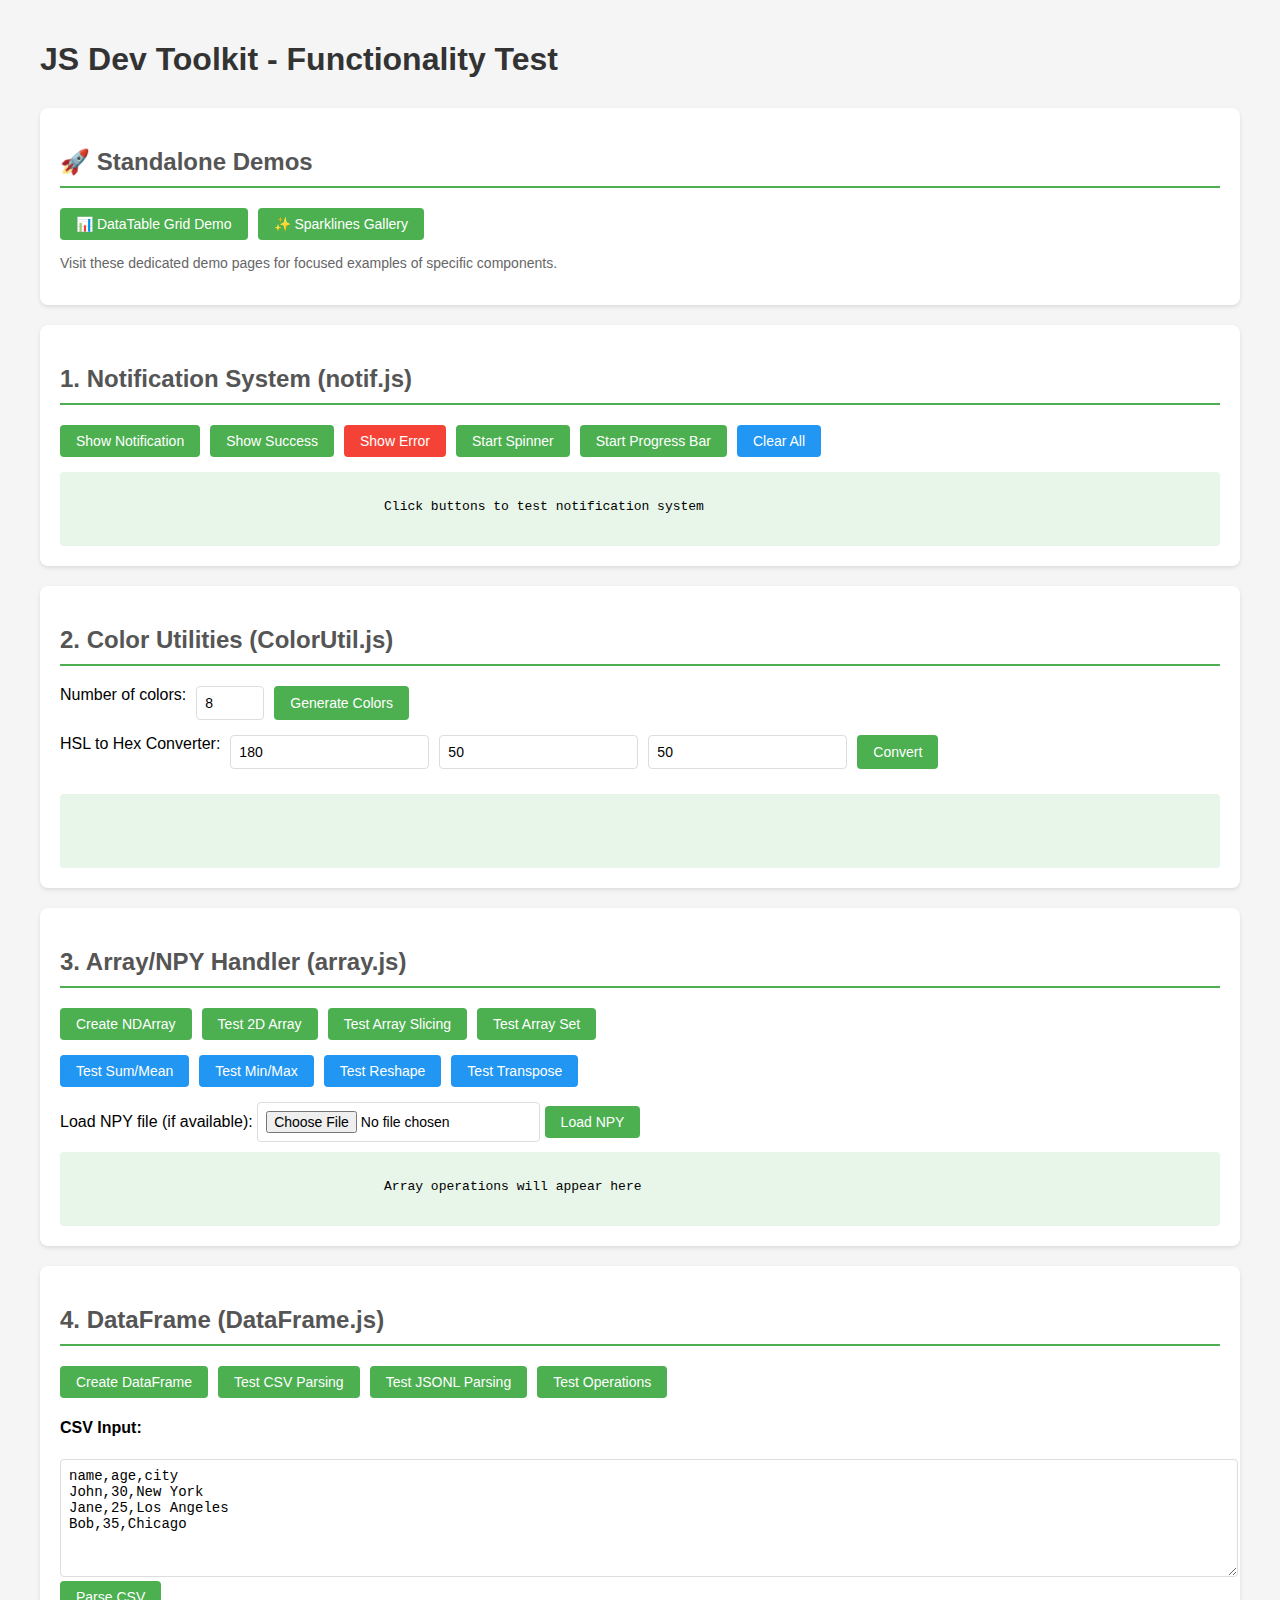
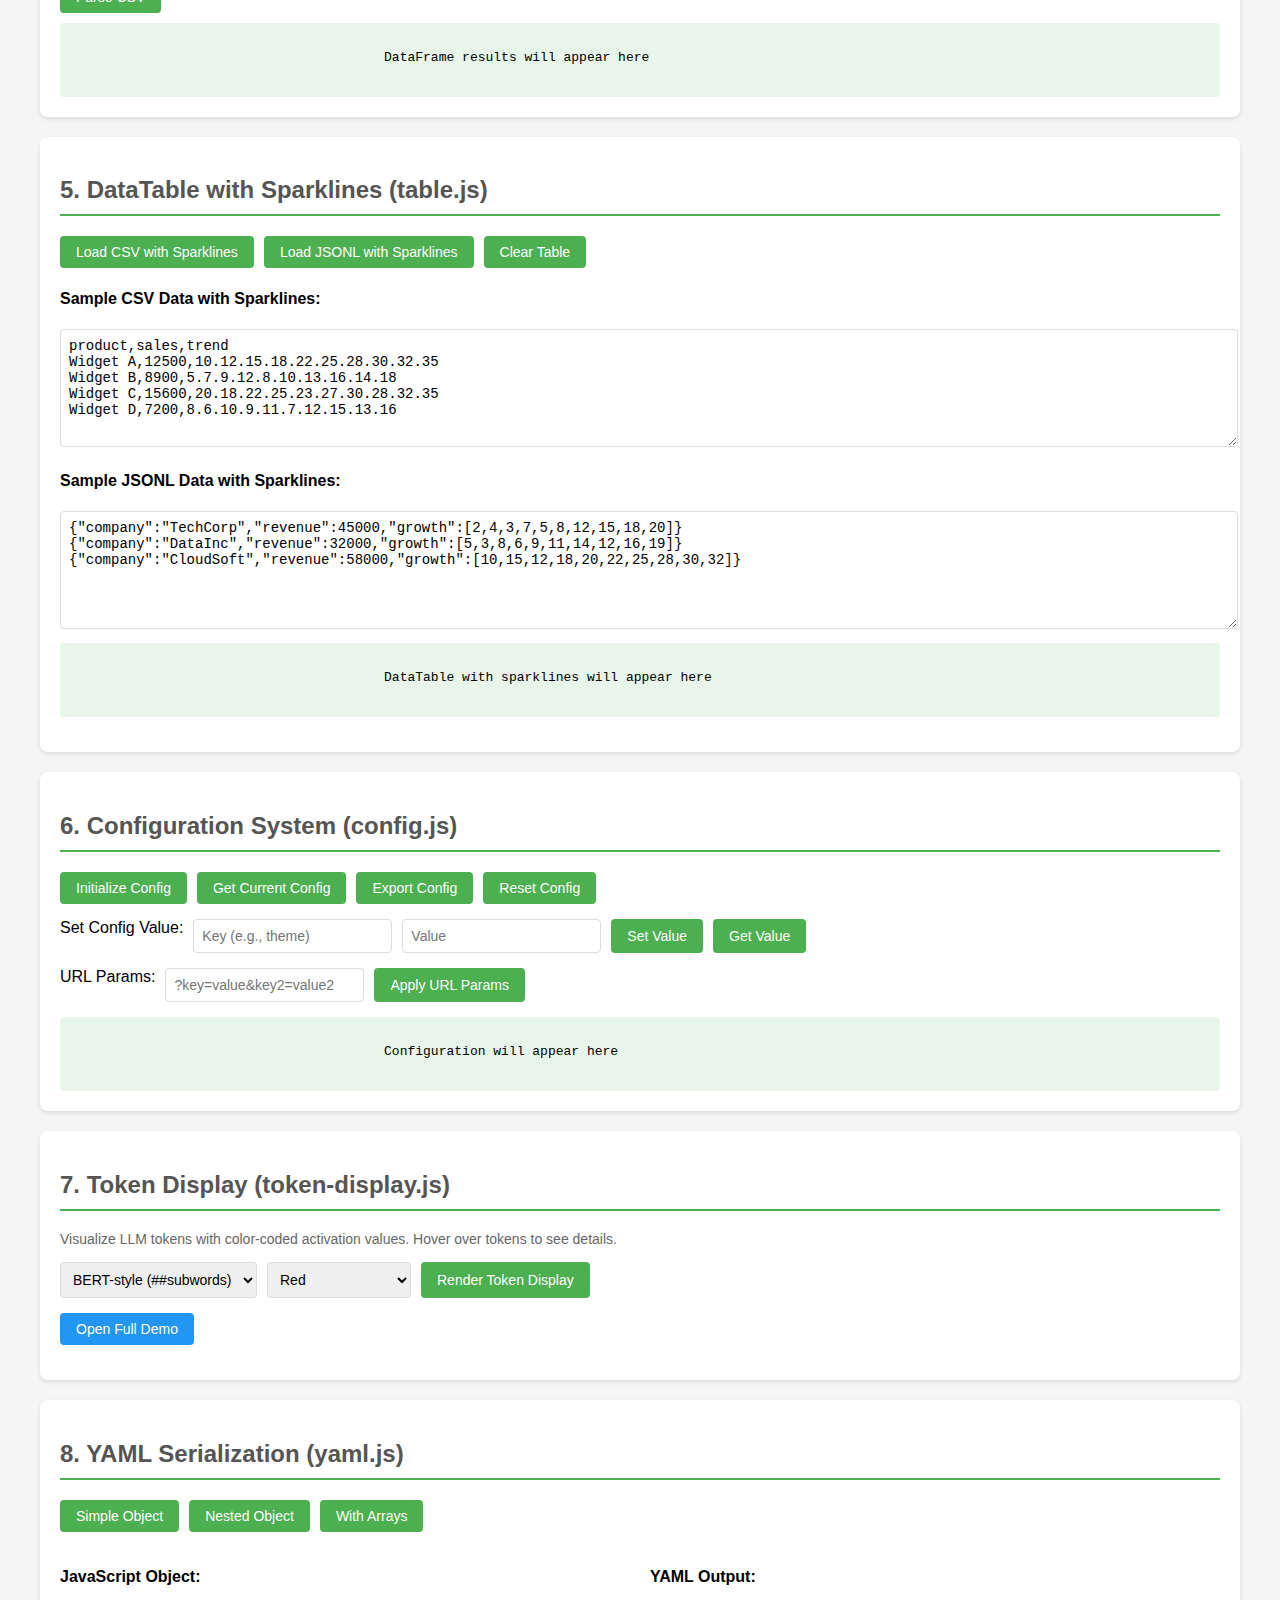
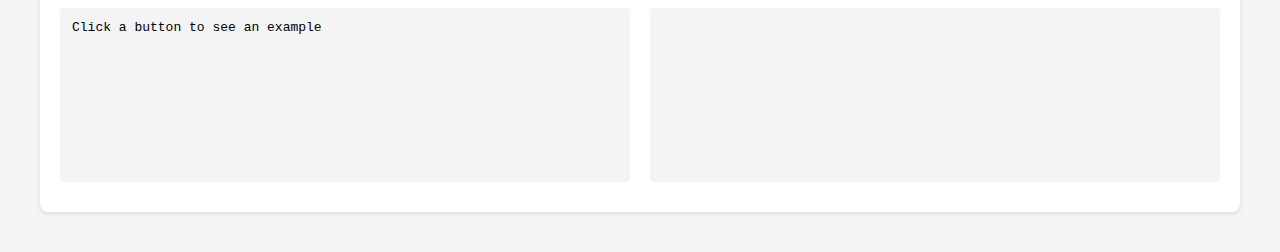
<file: index.html>
<!doctype html>
<html lang="en">
	<head>
		<meta charset="UTF-8" />
		<meta name="viewport" content="width=device-width, initial-scale=1.0" />
		<title>JS Dev Toolkit - Functionality Test</title>
		<link rel="stylesheet" href="src/notif.css" />
		<link rel="stylesheet" href="src/token-display.css" />
		<style>
			body {
				font-family:
					-apple-system, BlinkMacSystemFont, "Segoe UI", Roboto,
					sans-serif;
				margin: 0;
				padding: 20px;
				background: #f5f5f5;
			}

			.container {
				max-width: 1200px;
				margin: 0 auto;
			}

			.module {
				background: white;
				border-radius: 8px;
				padding: 20px;
				margin-bottom: 20px;
				box-shadow: 0 2px 4px rgba(0, 0, 0, 0.1);
			}

			h1 {
				color: #333;
				margin-bottom: 30px;
			}

			h2 {
				color: #555;
				border-bottom: 2px solid #4caf50;
				padding-bottom: 10px;
				margin-bottom: 20px;
			}

			.controls {
				display: flex;
				gap: 10px;
				flex-wrap: wrap;
				margin-bottom: 15px;
			}

			button {
				padding: 8px 16px;
				background: #4caf50;
				color: white;
				border: none;
				border-radius: 4px;
				cursor: pointer;
				font-size: 14px;
			}

			button:hover {
				background: #45a049;
			}

			a {
				text-decoration: none;
			}

			a button {
				display: inline-block;
			}

			button.secondary {
				background: #2196f3;
			}

			button.secondary:hover {
				background: #0b7dda;
			}

			button.danger {
				background: #f44336;
			}

			button.danger:hover {
				background: #da190b;
			}

			input,
			select,
			textarea {
				padding: 8px;
				border: 1px solid #ddd;
				border-radius: 4px;
				font-size: 14px;
			}

			textarea {
				width: 100%;
				min-height: 100px;
				font-family: monospace;
			}

			pre {
				background: #f4f4f4;
				padding: 12px;
				border-radius: 4px;
				overflow-x: auto;
				margin: 10px 0;
			}

			.output {
				background: #e8f5e9;
				padding: 12px;
				border-radius: 4px;
				margin-top: 10px;
				min-height: 50px;
				font-family: monospace;
				white-space: pre-wrap;
			}

			.color-grid {
				display: grid;
				grid-template-columns: repeat(auto-fill, minmax(100px, 1fr));
				gap: 10px;
				margin-top: 10px;
			}

			.color-box {
				height: 60px;
				border-radius: 4px;
				display: flex;
				align-items: center;
				justify-content: center;
				color: white;
				font-size: 12px;
				text-shadow: 0 1px 2px rgba(0, 0, 0, 0.3);
			}

			.file-input {
				margin: 10px 0;
			}

			table {
				width: 100%;
				border-collapse: collapse;
				margin-top: 10px;
			}

			th,
			td {
				border: 1px solid #ddd;
				padding: 8px;
				text-align: left;
			}

			th {
				background: #f4f4f4;
				font-weight: bold;
			}

			/* Grid Base Styles */
			.rg-filter-container {
				margin-bottom: 10px;
			}

			.rg-clear-all {
				background: #ff5722;
				color: white;
				border: none;
				padding: 6px 12px;
				border-radius: 4px;
				cursor: pointer;
				margin-bottom: 10px;
			}

			.rg-clear-all:hover {
				background: #e64a19;
			}

			.rg-filter-row {
				display: flex;
				align-items: center;
				border: 1px solid #ddd;
				background: #f9f9f9;
			}

			.rg-row-header-space {
				width: 60px;
				min-width: 60px;
				background: #f4f4f4;
				border-right: 1px solid #ddd;
			}

			.rg-filter-cell {
				position: relative;
				border-right: 1px solid #ddd;
				display: flex;
				align-items: center;
			}

			.rg-filter-input {
				flex: 1;
				border: none;
				padding: 8px;
				font-size: 12px;
				background: transparent;
				outline: none;
			}

			.rg-filter-clear {
				background: none;
				border: none;
				color: #999;
				cursor: pointer;
				padding: 4px;
				font-size: 16px;
				line-height: 1;
			}

			.rg-filter-clear:hover {
				color: #666;
			}

			#grid-container {
				min-height: 300px;
				border: 1px solid #ddd;
				border-radius: 4px;
			}
		</style>
	</head>

	<body>
		<div class="container">
			<h1>JS Dev Toolkit - Functionality Test</h1>

			<!-- Demo Links Section -->
			<div class="module">
				<h2>🚀 Standalone Demos</h2>
				<div class="controls">
					<a href="demos/grid.html" target="_blank">
						<button>📊 DataTable Grid Demo</button>
					</a>
					<a href="demos/sparklines.html" target="_blank">
						<button>✨ Sparklines Gallery</button>
					</a>
				</div>
				<p style="color: #666; font-size: 14px; margin-top: 10px">
					Visit these dedicated demo pages for focused examples of
					specific components.
				</p>
			</div>
			<!-- Notification System -->
			<div class="module">
				<h2>1. Notification System (notif.js)</h2>
				<div class="controls">
					<button onclick="testNotification()">
						Show Notification
					</button>
					<button onclick="testSuccess()">Show Success</button>
					<button onclick="testError()" class="danger">
						Show Error
					</button>
					<button onclick="testSpinner()">Start Spinner</button>
					<button onclick="testProgressBar()">
						Start Progress Bar
					</button>
					<button onclick="clearNotifications()" class="secondary">
						Clear All
					</button>
				</div>
				<div class="output" id="notif-output">
					Click buttons to test notification system
				</div>
			</div>
			<!-- Color Utilities -->
			<div class="module">
				<h2>2. Color Utilities (ColorUtil.js)</h2>
				<div class="controls">
					<label>Number of colors: </label>
					<input
						type="number"
						id="colorCount"
						value="8"
						min="1"
						max="20"
					/>
					<button onclick="generateColors()">Generate Colors</button>
				</div>
				<div class="controls">
					<label>HSL to Hex Converter: </label>
					<input
						type="number"
						id="hue"
						placeholder="Hue (0-360)"
						value="180"
					/>
					<input
						type="number"
						id="saturation"
						placeholder="Saturation (0-100)"
						value="50"
					/>
					<input
						type="number"
						id="lightness"
						placeholder="Lightness (0-100)"
						value="50"
					/>
					<button onclick="convertHSLToHex()">Convert</button>
				</div>
				<div class="color-grid" id="color-output"></div>
				<div class="output" id="color-hex-output"></div>
			</div>
			<!-- Array/NPY Handler -->
			<div class="module">
				<h2>3. Array/NPY Handler (array.js)</h2>
				<div class="controls">
					<button onclick="createNDArray()">Create NDArray</button>
					<button onclick="test2DArray()">Test 2D Array</button>
					<button onclick="testArraySlicing()">
						Test Array Slicing
					</button>
					<button onclick="testArraySet()">Test Array Set</button>
				</div>
				<div class="controls">
					<button onclick="testArraySum()" class="secondary">
						Test Sum/Mean
					</button>
					<button onclick="testArrayMinMax()" class="secondary">
						Test Min/Max
					</button>
					<button onclick="testArrayReshape()" class="secondary">
						Test Reshape
					</button>
					<button onclick="testArrayTranspose()" class="secondary">
						Test Transpose
					</button>
				</div>
				<div class="file-input">
					<label>Load NPY file (if available): </label>
					<input type="file" id="npyFile" accept=".npy" />
					<button onclick="loadNPYFile()">Load NPY</button>
				</div>
				<div class="output" id="array-output">
					Array operations will appear here
				</div>
			</div>
			<!-- DataFrame -->
			<div class="module">
				<h2>4. DataFrame (DataFrame.js)</h2>
				<div class="controls">
					<button onclick="createDataFrame()">
						Create DataFrame
					</button>
					<button onclick="testCSVParsing()">Test CSV Parsing</button>
					<button onclick="testJSONLParsing()">
						Test JSONL Parsing
					</button>
					<button onclick="testDataFrameOperations()">
						Test Operations
					</button>
				</div>
				<div>
					<h4>CSV Input:</h4>
					<textarea
						id="csv-input"
						placeholder="Enter CSV data here..."
					>
name,age,city
John,30,New York
Jane,25,Los Angeles
Bob,35,Chicago</textarea
					>
					<button onclick="parseCSV()">Parse CSV</button>
				</div>
				<div class="output" id="dataframe-output">
					DataFrame results will appear here
				</div>
				<table id="dataframe-table" style="display: none">
					<thead></thead>
					<tbody></tbody>
				</table>
			</div>
			<!-- DataTable with Sparklines -->
			<div class="module">
				<h2>5. DataTable with Sparklines (table.js)</h2>
				<div class="controls">
					<button onclick="loadCSVWithSparklines()">
						Load CSV with Sparklines
					</button>
					<button onclick="loadJSONLWithSparklines()">
						Load JSONL with Sparklines
					</button>
					<button onclick="clearDataTable()">Clear Table</button>
				</div>
				<div>
					<h4>Sample CSV Data with Sparklines:</h4>
					<textarea
						id="sparkline-csv-input"
						placeholder="CSV data with sparklines..."
					>
product,sales,trend
Widget A,12500,10.12.15.18.22.25.28.30.32.35
Widget B,8900,5.7.9.12.8.10.13.16.14.18
Widget C,15600,20.18.22.25.23.27.30.28.32.35
Widget D,7200,8.6.10.9.11.7.12.15.13.16</textarea
					>
				</div>
				<div>
					<h4>Sample JSONL Data with Sparklines:</h4>
					<textarea
						id="sparkline-jsonl-input"
						placeholder="JSONL data with sparklines..."
					>
{"company":"TechCorp","revenue":45000,"growth":[2,4,3,7,5,8,12,15,18,20]}
{"company":"DataInc","revenue":32000,"growth":[5,3,8,6,9,11,14,12,16,19]}
{"company":"CloudSoft","revenue":58000,"growth":[10,15,12,18,20,22,25,28,30,32]}</textarea
					>
				</div>
				<div class="output" id="table-output">
					DataTable with sparklines will appear here
				</div>
				<div id="table-container" style="margin-top: 15px"></div>
			</div>
			<!-- Configuration System -->
			<div class="module">
				<h2>6. Configuration System (config.js)</h2>
				<div class="controls">
					<button onclick="initializeConfig()">
						Initialize Config
					</button>
					<button onclick="getCurrentConfig()">
						Get Current Config
					</button>
					<button onclick="exportConfig()">Export Config</button>
					<button onclick="resetConfig()">Reset Config</button>
				</div>
				<div class="controls">
					<label>Set Config Value: </label>
					<input
						type="text"
						id="configKey"
						placeholder="Key (e.g., theme)"
					/>
					<input type="text" id="configValue" placeholder="Value" />
					<button onclick="setConfigVal()">Set Value</button>
					<button onclick="getConfigVal()">Get Value</button>
				</div>
				<div class="controls">
					<label>URL Params: </label>
					<input
						type="text"
						id="urlParam"
						placeholder="?key=value&key2=value2"
					/>
					<button onclick="applyURLParams()">Apply URL Params</button>
				</div>
				<div class="output" id="config-output">
					Configuration will appear here
				</div>
			</div>
			<!-- Token Display -->
			<div class="module">
				<h2>7. Token Display (token-display.js)</h2>
				<p style="color: #666; font-size: 14px; margin-bottom: 15px">
					Visualize LLM tokens with color-coded activation values.
					Hover over tokens to see details.
				</p>
				<div class="controls">
					<select id="token-formatter">
						<option value="bert">BERT-style (##subwords)</option>
						<option value="gpt2">GPT2-style (space prefix)</option>
					</select>
					<select id="token-color">
						<option value="red">Red</option>
						<option value="blue">Blue</option>
						<option value="green">Green</option>
						<option value="orange">Orange (custom)</option>
					</select>
					<button onclick="renderTokenDisplay()">
						Render Token Display
					</button>
				</div>
				<div class="controls">
					<a href="demos/token-display.html" target="_blank">
						<button class="secondary">Open Full Demo</button>
					</a>
				</div>
				<div id="token-output" style="margin-top: 15px"></div>
			</div>
			<!-- YAML Serialization -->
			<div class="module">
				<h2>8. YAML Serialization (yaml.js)</h2>
				<div class="controls">
					<button onclick="testYAMLSimple()">Simple Object</button>
					<button onclick="testYAMLNested()">Nested Object</button>
					<button onclick="testYAMLArrays()">With Arrays</button>
				</div>
				<div style="display: flex; gap: 20px; margin-top: 15px">
					<div style="flex: 1">
						<h4>JavaScript Object:</h4>
						<pre
							id="yaml-input"
							style="min-height: 150px; white-space: pre-wrap"
						>Click a button to see an example</pre>
					</div>
					<div style="flex: 1">
						<h4>YAML Output:</h4>
						<pre
							id="yaml-output"
							style="min-height: 150px; white-space: pre-wrap"
						></pre>
					</div>
				</div>
			</div>
		</div>
		<!-- Load all JavaScript files -->
		<script src="src/notif.js"></script>
		<script src="src/ColorUtil.js"></script>
		<script src="src/array.js"></script>
		<script src="src/DataFrame.js"></script>
		<script src="src/table.js"></script>
		<script src="src/sparklines.js"></script>
		<script src="src/config.js"></script>
		<script src="src/token-display.js"></script>
		<script src="src/yaml.js"></script>
		<!-- Test Scripts -->
		<script>
			// Global variables for testing
			let spinnerHandle = null;
			let progressHandle = null;
			let testDataFrame = null;
			let testNDArray = null;
			let sparklineTable = null;

			// Wait for DOM and NOTIF to be ready
			window.addEventListener("DOMContentLoaded", () => {
				// Ensure NOTIF is initialized
				if (!window.NOTIF) {
					window.NOTIF = new NotificationManager();
				}
			});

			// 1. Notification System Tests
			function testNotification() {
				NOTIF.show("This is a test notification!");
				document.getElementById("notif-output").textContent =
					"Standard notification shown (will auto-hide)";
			}

			function testSuccess() {
				NOTIF.success("Operation completed successfully!");
				document.getElementById("notif-output").textContent =
					"Success notification shown";
			}

			function testError() {
				NOTIF.error("An error occurred!", new Error("Test error"));
				document.getElementById("notif-output").textContent =
					"Error notification shown (check console for error details)";
			}

			function testSpinner() {
				if (spinnerHandle) {
					spinnerHandle.complete();
					spinnerHandle = null;
					document.getElementById("notif-output").textContent =
						"Spinner stopped";
				} else {
					spinnerHandle = NOTIF.spinner("Loading data...");
					document.getElementById("notif-output").textContent =
						"Spinner started - click again to stop";
				}
			}

			function testProgressBar() {
				if (progressHandle) {
					progressHandle.complete();
					progressHandle = null;
					document.getElementById("notif-output").textContent =
						"Progress bar completed";
				} else {
					progressHandle = NOTIF.pbar("Processing files...");
					let progress = 0;
					const interval = setInterval(() => {
						progress += 0.1;
						if (progressHandle) {
							progressHandle.progress(progress);
							if (progress >= 1) {
								clearInterval(interval);
								progressHandle.complete();
								progressHandle = null;
								document.getElementById(
									"notif-output",
								).textContent = "Progress bar completed";
							}
						} else {
							clearInterval(interval);
						}
					}, 200);
					document.getElementById("notif-output").textContent =
						"Progress bar started";
				}
			}

			function clearNotifications() {
				NOTIF.clear();
				if (spinnerHandle) {
					spinnerHandle = null;
				}
				if (progressHandle) {
					progressHandle = null;
				}
				document.getElementById("notif-output").textContent =
					"All notifications cleared";
			}

			// 2. Color Utilities Tests
			function generateColors() {
				const count = parseInt(
					document.getElementById("colorCount").value,
				);
				const colors = generateDistinctColors(count);
				const grid = document.getElementById("color-output");
				grid.innerHTML = "";

				colors.forEach((color) => {
					const box = document.createElement("div");
					box.className = "color-box";
					box.style.backgroundColor = color;
					box.textContent = color;
					grid.appendChild(box);
				});

				document.getElementById("color-hex-output").textContent =
					`Generated ${count} colors: ${colors.join(", ")}`;
			}

			function convertHSLToHex() {
				const h = parseInt(document.getElementById("hue").value) || 0;
				const s =
					parseInt(document.getElementById("saturation").value) || 50;
				const l =
					parseInt(document.getElementById("lightness").value) || 50;

				const hex = hslToHex(h, s, l);
				const output = document.getElementById("color-hex-output");
				output.textContent = `HSL(${h}, ${s}%, ${l}%) = ${hex}`;
				output.style.backgroundColor = hex;
				output.style.color = l > 50 ? "#000" : "#fff";
			}

			// 3. Array/NPY Tests
			function createNDArray() {
				const data = new Float32Array([
					1, 2, 3, 4, 5, 6, 7, 8, 9, 10, 11, 12,
				]);
				testNDArray = new NDArray(data, [3, 4], "float32");

				const output = document.getElementById("array-output");
				output.textContent =
					`Created NDArray:\n` +
					`Shape: [${testNDArray.shape}]\n` +
					`Data type: ${testNDArray.dtype}\n` +
					`Data: [${Array.from(testNDArray.data).join(", ")}]\n` +
					`Dimensions: ${testNDArray.ndim}`;
			}

			function test2DArray() {
				const data = new Int32Array([1, 2, 3, 4, 5, 6]);
				const array = new NDArray(data, [2, 3], "int32");

				const output = document.getElementById("array-output");
				output.textContent =
					`2D Array Test:\n` +
					`Shape: [${array.shape}]\n` +
					`Get element at [0, 1]: ${array.get(0, 1)}\n` +
					`Get element at [1, 2]: ${array.get(1, 2)}\n` +
					`Get first row: [${Array.from(array.get(0, null).data).join(", ")}]\n` +
					`Get second column: [${Array.from(array.get(null, 1).data).join(", ")}]`;
			}

			function testArraySlicing() {
				if (!testNDArray) {
					createNDArray();
				}

				const output = document.getElementById("array-output");
				output.textContent =
					`Array Slicing Test:\n` +
					`Original shape: [${testNDArray.shape}]\n` +
					`Get row 1: [${Array.from(testNDArray.get(1, null).data).join(", ")}]\n` +
					`Get column 2: [${Array.from(testNDArray.get(null, 2).data).join(", ")}]\n` +
					`Get element [2, 3]: ${testNDArray.get(2, 3)}`;
			}

			function testArraySet() {
				if (!testNDArray) {
					createNDArray();
				}

				// Set a single value
				testNDArray.set(1, 1, 999);

				// Set a row
				testNDArray.set(2, null, [100, 200, 300, 400]);

				const output = document.getElementById("array-output");
				output.textContent =
					`Array Set Test:\n` +
					`Set [1,1] = 999\n` +
					`Set row 2 = [100, 200, 300, 400]\n` +
					`Updated data: [${Array.from(testNDArray.data).join(", ")}]`;
			}

			async function loadNPYFile() {
				const fileInput = document.getElementById("npyFile");
				const file = fileInput.files[0];

				if (!file) {
					document.getElementById("array-output").textContent =
						"Please select an NPY file first";
					return;
				}

				try {
					const arrayBuffer = await file.arrayBuffer();
					const array = NDArray.parse(arrayBuffer);

					document.getElementById("array-output").textContent =
						`Loaded NPY file:\n` +
						`Shape: [${array.shape}]\n` +
						`Data type: ${array.dtype}\n` +
						`Total elements: ${array.data.length}\n` +
						`First 10 values: [${Array.from(array.data).slice(0, 10).join(", ")}...]`;
				} catch (error) {
					document.getElementById("array-output").textContent =
						`Error loading NPY file: ${error.message}`;
				}
			}

			function testArraySum() {
				const data = new Float32Array([1, 2, 3, 4, 5, 6]);
				const arr = new NDArray(data, [2, 3], "float32");

				const output = document.getElementById("array-output");
				output.textContent =
					`Array shape: [${arr.shape}] = [[1,2,3], [4,5,6]]\n` +
					`Size: ${arr.size}\n\n` +
					`sum(): ${arr.sum()}\n` +
					`sum(0): [${Array.from(arr.sum(0).data).join(", ")}] (sum along rows)\n` +
					`sum(1): [${Array.from(arr.sum(1).data).join(", ")}] (sum along columns)\n\n` +
					`mean(): ${arr.mean()}\n` +
					`mean(0): [${Array.from(arr.mean(0).data).join(", ")}]\n` +
					`mean(1): [${Array.from(arr.mean(1).data).join(", ")}]`;
			}

			function testArrayMinMax() {
				const data = new Float32Array([5, 2, 8, 1, 9, 3]);
				const arr = new NDArray(data, [2, 3], "float32");

				const rangeAll = arr.range();
				const range0 = arr.range(0);
				const range1 = arr.range(1);

				const output = document.getElementById("array-output");
				output.textContent =
					`Array shape: [${arr.shape}] = [[5,2,8], [1,9,3]]\n\n` +
					`range(): [${Array.from(rangeAll.data).join(", ")}] (shape: [${rangeAll.shape}])\n` +
					`  min: ${rangeAll.data[0]}, max: ${rangeAll.data[1]}\n\n` +
					`range(0): [${Array.from(range0.data).join(", ")}] (shape: [${range0.shape}])\n` +
					`  Each pair is [min, max] for that column\n\n` +
					`range(1): [${Array.from(range1.data).join(", ")}] (shape: [${range1.shape}])\n` +
					`  Each pair is [min, max] for that row\n\n` +
					`min(): ${arr.min()}\n` +
					`min(0): [${Array.from(arr.min(0).data).join(", ")}] (min along rows)\n` +
					`min(1): [${Array.from(arr.min(1).data).join(", ")}] (min along columns)\n\n` +
					`max(): ${arr.max()}\n` +
					`max(0): [${Array.from(arr.max(0).data).join(", ")}] (max along rows)\n` +
					`max(1): [${Array.from(arr.max(1).data).join(", ")}] (max along columns)`;
			}

			function testArrayReshape() {
				const data = new Float32Array([
					1, 2, 3, 4, 5, 6, 7, 8, 9, 10, 11, 12,
				]);
				const arr = new NDArray(data, [12], "float32");

				const reshaped1 = arr.reshape([3, 4]);
				const reshaped2 = arr.reshape([2, 6]);
				const reshaped3 = arr.reshape([2, -1]); // Auto-calculate: [2, 6]
				const flattened = reshaped1.flatten();

				const output = document.getElementById("array-output");
				output.textContent =
					`Original: shape [${arr.shape}]\n` +
					`Data: [${Array.from(arr.data).join(", ")}]\n\n` +
					`reshape([3, 4]): shape [${reshaped1.shape}]\n` +
					`reshape([2, 6]): shape [${reshaped2.shape}]\n` +
					`reshape([2, -1]): shape [${reshaped3.shape}] (auto-calculated)\n` +
					`flatten(): shape [${flattened.shape}]`;
			}

			function testArrayTranspose() {
				const data = new Float32Array([1, 2, 3, 4, 5, 6]);
				const arr = new NDArray(data, [2, 3], "float32");

				const transposed = arr.transpose();

				const output = document.getElementById("array-output");
				output.textContent =
					`Original array:\n` +
					`Shape: [${arr.shape}]\n` +
					`Data: [[1,2,3], [4,5,6]]\n\n` +
					`Transposed:\n` +
					`Shape: [${transposed.shape}]\n` +
					`Data: [${Array.from(transposed.data).join(", ")}]\n` +
					`Visualization: [[1,4], [2,5], [3,6]]\n\n` +
					`Get element [0,0]: original=${arr.get(0, 0)}, transposed=${transposed.get(0, 0)}\n` +
					`Get element [0,1]: original=${arr.get(0, 1)}, transposed=${transposed.get(0, 1)}\n` +
					`Get element [1,0]: original=${arr.get(1, 0)}, transposed=${transposed.get(1, 0)}`;
			}

			// 4. DataFrame Tests
			function createDataFrame() {
				const data = [
					{ name: "Alice", age: 28, city: "Boston" },
					{ name: "Bob", age: 35, city: "Chicago" },
					{ name: "Charlie", age: 42, city: "Denver" },
				];

				testDataFrame = new DataFrame(data);
				displayDataFrame(testDataFrame);

				document.getElementById("dataframe-output").textContent =
					`Created DataFrame with ${testDataFrame.length} rows and columns: ${testDataFrame.columns.join(", ")}`;
			}

			function testCSVParsing() {
				const csv =
					"product,price,quantity\nApple,1.50,100\nBanana,0.99,150\nOrange,2.00,75";
				const df = DataFrame.from_csv(csv);

				displayDataFrame(df);

				document.getElementById("dataframe-output").textContent =
					`Parsed CSV:\n` +
					`Rows: ${df.length}\n` +
					`Columns: ${df.columns.join(", ")}\n` +
					`First row: ${JSON.stringify(df.row(0))}`;
			}

			function testJSONLParsing() {
				const jsonl =
					'{"id":1,"name":"Item1","value":100}\n{"id":2,"name":"Item2","value":200}\n{"id":3,"name":"Item3","value":300}';
				const df = DataFrame.from_jsonl(jsonl);

				displayDataFrame(df);

				document.getElementById("dataframe-output").textContent =
					`Parsed JSONL:\n` +
					`Rows: ${df.length}\n` +
					`Columns: ${df.columns.join(", ")}\n` +
					`Values column: [${df.col("value").join(", ")}]`;
			}

			function testDataFrameOperations() {
				if (!testDataFrame) {
					createDataFrame();
				}

				const output = document.getElementById("dataframe-output");
				output.textContent =
					`DataFrame Operations:\n` +
					`Get 'age' column: [${testDataFrame.col("age").join(", ")}]\n` +
					`Get cell [1, 'name']: ${testDataFrame.get(1, "name")}\n` +
					`Get row 0: ${JSON.stringify(testDataFrame.row(0))}\n` +
					`Unique cities: [${Array.from(testDataFrame.col_unique("city")).join(", ")}]\n` +
					`\nExport to CSV:\n${testDataFrame.to_csv()}`;
			}

			function parseCSV() {
				const csvText = document.getElementById("csv-input").value;
				const df = DataFrame.from_csv(csvText);

				displayDataFrame(df);

				document.getElementById("dataframe-output").textContent =
					`Parsed CSV with ${df.length} rows and ${df.columns.length} columns`;
			}

			function displayDataFrame(df) {
				const tableContainer =
					document.getElementById("dataframe-table").parentNode;
				const existingTable =
					document.getElementById("dataframe-table");

				// Remove existing table
				if (existingTable) {
					existingTable.remove();
				}

				try {
					// Use DataFrame's display_simple method
					const htmlTable = df.display_simple();

					// Create a div to hold the HTML table
					const tableDiv = document.createElement("div");
					tableDiv.innerHTML = htmlTable;
					tableDiv.firstChild.id = "dataframe-table";

					// Insert after the output div
					const outputDiv =
						document.getElementById("dataframe-output");
					outputDiv.parentNode.insertBefore(
						tableDiv.firstChild,
						outputDiv.nextSibling,
					);
				} catch (error) {
					// Handle empty DataFrame case
					const emptyDiv = document.createElement("div");
					emptyDiv.id = "dataframe-table";
					emptyDiv.textContent =
						"Empty DataFrame - nothing to display";
					emptyDiv.style.display = "block";
					emptyDiv.style.fontStyle = "italic";
					emptyDiv.style.color = "#666";

					const outputDiv =
						document.getElementById("dataframe-output");
					outputDiv.parentNode.insertBefore(
						emptyDiv,
						outputDiv.nextSibling,
					);
				}
			}

			// Helper function to display config with URL params
			function displayConfigWithURL() {
				const currentURL = window.location.search || "(none)";
				return `Current URL params: ${currentURL}\n\nCurrent configuration:\n${JSON.stringify(CONFIG, null, 2)}`;
			}

			// 5. Configuration System Tests
			async function initializeConfig() {
				try {
					const config = await initConfig();
					document.getElementById("config-output").textContent =
						displayConfigWithURL();
				} catch (error) {
					document.getElementById("config-output").textContent =
						`Error initializing config: ${error.message}`;
				}
			}

			function getCurrentConfig() {
				if (!CONFIG) {
					document.getElementById("config-output").textContent =
						'Config not initialized. Click "Initialize Config" first.';
					return;
				}

				document.getElementById("config-output").textContent =
					displayConfigWithURL();
			}

			function exportConfig() {
				if (!CONFIG) {
					document.getElementById("config-output").textContent =
						'Config not initialized. Click "Initialize Config" first.';
					return;
				}

				exportConfigToNewTab();
				document.getElementById("config-output").textContent =
					"Configuration exported to new tab\n\n" +
					displayConfigWithURL();
			}

			function resetConfig() {
				if (!CONFIG) {
					document.getElementById("config-output").textContent =
						'Config not initialized. Click "Initialize Config" first.';
					return;
				}

				resetConfigToLoaded();
				// Small delay to let URL update
				setTimeout(() => {
					document.getElementById("config-output").textContent =
						displayConfigWithURL();
				}, 100);
			}

			function setConfigVal() {
				if (!CONFIG) {
					CONFIG = {};
				}

				const key = document.getElementById("configKey").value;
				const value = document.getElementById("configValue").value;

				if (!key) {
					document.getElementById("config-output").textContent =
						"Please enter a key";
					return;
				}

				// Try to parse as JSON, otherwise treat as string
				let parsedValue;
				try {
					parsedValue = JSON.parse(value);
				} catch {
					parsedValue = value;
				}

				setConfigValue(key, parsedValue);
				// Small delay to let URL update
				setTimeout(() => {
					document.getElementById("config-output").textContent =
						`Set ${key} = ${JSON.stringify(parsedValue)}\n\n` +
						displayConfigWithURL();
				}, 600);
			}

			function getConfigVal() {
				if (!CONFIG) {
					document.getElementById("config-output").textContent =
						'Config not initialized. Click "Initialize Config" first.';
					return;
				}

				const key = document.getElementById("configKey").value;

				if (!key) {
					document.getElementById("config-output").textContent =
						"Please enter a key";
					return;
				}

				const value = getConfigValue(key);
				document.getElementById("config-output").textContent =
					`${key} = ${JSON.stringify(value)}\n\n` +
					displayConfigWithURL();
			}

			function applyURLParams() {
				const paramString = document.getElementById("urlParam").value;

				if (!paramString.startsWith("?")) {
					document.getElementById("config-output").textContent =
						"URL params should start with ?";
					return;
				}

				if (!CONFIG) {
					CONFIG = {};
				}

				const params = new URLSearchParams(paramString);
				parseURLParams(params);

				// Update browser URL
				window.history.replaceState(
					{},
					"",
					window.location.pathname + paramString,
				);

				document.getElementById("config-output").textContent =
					`Applied URL parameters\n\n` + displayConfigWithURL();
			}

			// 5. DataTable with Sparklines Tests
			function createSparklineRenderer(values) {
				if (!Array.isArray(values) || values.length === 0) {
					return "<span>No data</span>";
				}

				// Use the SVG sparkline function
				return sparkline(values, null, {
					width: 100,
					height: 25,
					color: "#4CAF50",
					shading: 0.3,
					lineWidth: 1.5,
					markers: ".",
					margin: 2,
				});
			}

			function loadCSVWithSparklines() {
				const csvText = document.getElementById(
					"sparkline-csv-input",
				).value;

				// Parse CSV into DataFrame
				const df = DataFrame.from_csv(csvText);

				// Apply transformation to convert dot-delimited string to array
				df.col_apply("trend", (value) => {
					if (typeof value === "string") {
						return value.split(".").map((v) => parseFloat(v));
					}
					return value;
				});

				// Create columns configuration with sparkline renderer
				const columns = [
					{
						key: "product",
						label: "Product",
						type: "string",
						width: "150px",
					},
					{
						key: "sales",
						label: "Sales",
						type: "number",
						width: "120px",
						align: "right",
					},
					{
						key: "trend",
						label: "Trend",
						type: "string",
						width: "120px",
						renderer: (value, row, col) =>
							createSparklineRenderer(value),
					},
				];

				// Create DataTable
				sparklineTable = new DataTable("#table-container", {
					data: df.data,
					columns: columns,
					pageSize: 10,
					pageSizeOptions: [5, 10, 15, 20],
				});

				document.getElementById("table-output").textContent =
					`Loaded CSV with ${df.length} rows. Trend column converted from dot-delimited to sparklines.`;
			}

			function loadJSONLWithSparklines() {
				const jsonlText = document.getElementById(
					"sparkline-jsonl-input",
				).value;

				// Parse JSONL into DataFrame
				const df = DataFrame.from_jsonl(jsonlText);

				// Growth field is already an array in JSONL, no col_apply needed

				// Create columns configuration with sparkline renderer
				const columns = [
					{
						key: "company",
						label: "Company",
						type: "string",
						width: "150px",
					},
					{
						key: "revenue",
						label: "Revenue",
						type: "number",
						width: "120px",
						align: "right",
					},
					{
						key: "growth",
						label: "Growth Pattern",
						type: "string",
						width: "120px",
						renderer: (value, row, col) =>
							createSparklineRenderer(value),
					},
				];

				// Create DataTable
				sparklineTable = new DataTable("#table-container", {
					data: df.data,
					columns: columns,
					pageSize: 10,
					pageSizeOptions: [5, 10, 15, 20],
				});

				document.getElementById("table-output").textContent =
					`Loaded JSONL with ${df.length} rows. Growth column already contains arrays for sparklines.`;
			}

			function clearDataTable() {
				const container = document.getElementById("table-container");
				container.innerHTML = "";
				sparklineTable = null;
				document.getElementById("table-output").textContent =
					"DataTable cleared. Load CSV or JSONL data to see sparklines demo.";
			}

			// 7. Token Display Tests
			function renderTokenDisplay() {
				const formatterType =
					document.getElementById("token-formatter").value;
				const colorType = document.getElementById("token-color").value;

				// Sample data based on formatter type
				let tokens, activations, formatter;
				if (formatterType === "bert") {
					tokens = [
						"The",
						"transform",
						"##er",
						"model",
						"process",
						"##es",
						"natural",
						"language",
					];
					activations = [0.1, 0.8, 0.7, 0.4, 0.9, 0.85, 0.6, 0.95];
					formatter = bertTokenFormatter;
				} else {
					tokens = [
						"The",
						" transformer",
						" model",
						" processes",
						" natural",
						" language",
					];
					activations = [0.1, 0.8, 0.4, 0.9, 0.6, 0.95];
					formatter = gpt2TokenFormatter;
				}

				// Get color scheme
				let colorScheme;
				switch (colorType) {
					case "blue":
						colorScheme = blueColorScheme;
						break;
					case "green":
						colorScheme = greenColorScheme;
						break;
					case "orange":
						colorScheme = createColorScheme([255, 128, 0]);
						break;
					default:
						colorScheme = redColorScheme;
				}

				// Create visualization
				const container = document.getElementById("token-output");
				container.innerHTML = "";
				const viz = createTokenVisualization(
					tokens,
					activations,
					formatter,
					colorScheme,
				);
				container.appendChild(viz);
			}

			// 8. YAML Tests
			function testYAMLSimple() {
				const obj = {
					name: "js-dev-toolkit",
					version: "1.0.0",
					author: "mivanit",
					license: "GPLv3",
				};
				displayYAML(obj);
			}

			function testYAMLNested() {
				const obj = {
					project: {
						name: "js-dev-toolkit",
						repository: {
							type: "git",
							url: "https://github.com/mivanit/js-dev-toolkit",
						},
					},
					config: {
						debug: false,
						maxRetries: 3,
					},
				};
				displayYAML(obj);
			}

			function testYAMLArrays() {
				const obj = {
					modules: ["notif", "ColorUtil", "array", "DataFrame"],
					dependencies: [],
					scripts: {
						test: "playwright test",
						format: "prettier --write",
					},
				};
				displayYAML(obj);
			}

			function displayYAML(obj) {
				document.getElementById("yaml-input").textContent =
					JSON.stringify(obj, null, 2);
				document.getElementById("yaml-output").textContent = toYAML(obj);
			}
		</script>
	</body>
</html>
</file>
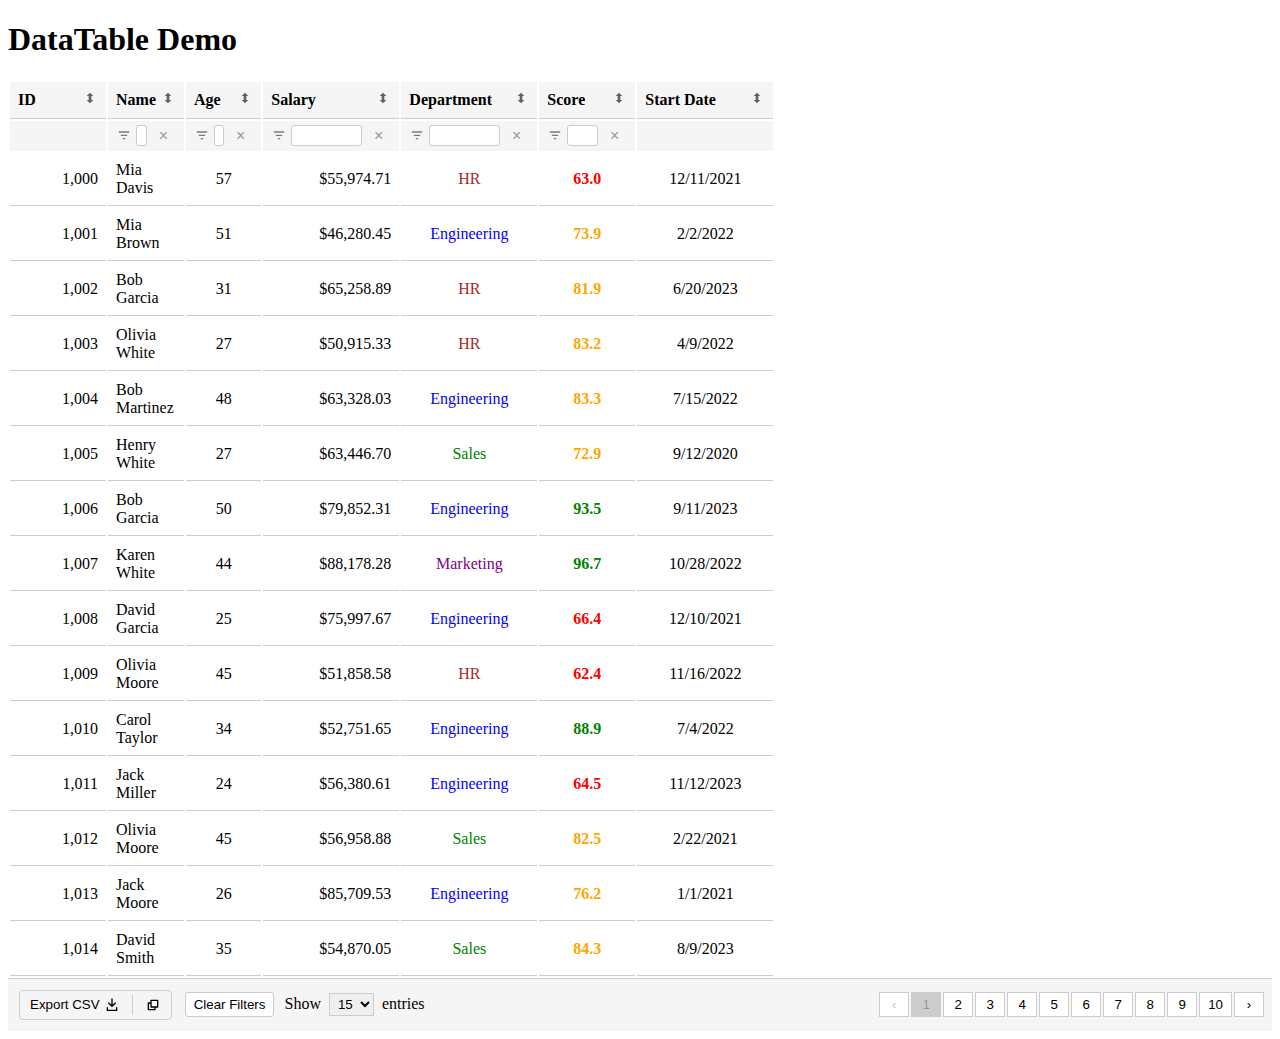
<file: grid.html>
<!DOCTYPE html>
<html lang="en">

<head>
    <meta charset="UTF-8">
    <meta name="viewport" content="width=device-width, initial-scale=1.0">
    <title>DataTable Demo</title>
    <style>
        .datatable {
            border-collapse: collapse;
            width: 100%;
        }

        .datatable th,
        .datatable td {
            border: 1px solid #ccc;
            padding: 8px;
        }

        .datatable th {
            background: #f0f0f0;
            cursor: pointer;
        }

        .datatable-filter-input {
            width: 100%;
            border: none;
            padding: 4px;
        }
    </style>
</head>

<body>
    <div class="container">
        <h1>DataTable Demo</h1>
        <div id="table-container"></div>
    </div>
    <script src="src/DataFrame.js"></script>
    <script src="src/table.js"></script>
    <script>
        let table = null;

        // Sample data generator
        function generateSampleData(count = 100) {
            const first_names = ['Alice', 'Bob', 'Carol', 'David', 'Eve', 'Frank', 'Grace', 'Henry', 'Iris', 'Jack', 'Karen', 'Leo', 'Mia', 'Noah', 'Olivia'];
            const last_names = ['Johnson', 'Smith', 'Williams', 'Brown', 'Davis', 'Miller', 'Wilson', 'Moore', 'Taylor', 'Anderson', 'White', 'Garcia', 'Rodriguez', 'Thompson', 'Martinez'];
            const names = [];
            for (let i = 0; i < first_names.length; i++) {
                for (let j = 0; j < last_names.length; j++) {
                    names.push(first_names[i] + ' ' + last_names[j]);
                }
            }
            const departments = ['Engineering', 'Marketing', 'Sales', 'HR', 'Finance'];

            const data = [];
            for (let i = 0; i < count; i++) {
                data.push({
                    id: 1000 + i,
                    name: names[Math.floor(Math.random() * names.length)],
                    age: Math.floor(Math.random() * 40) + 22,
                    salary: Math.round((Math.random() * 50000 + 45000) * 100) / 100,
                    department: departments[Math.floor(Math.random() * departments.length)],
                    score: Math.round((Math.random() * 40 + 60) * 10) / 10,
                    startDate: new Date(2020 + Math.floor(Math.random() * 4),
                        Math.floor(Math.random() * 12),
                        Math.floor(Math.random() * 28) + 1)
                });
            }
            return data;
        }

        // Custom renderers - simple without CSS classes
        const scoreRenderer = (value, row, col) => {
            const color = value >= 85 ? 'green' : value >= 70 ? 'orange' : 'red';
            return `<span style="color: ${color}; font-weight: bold;">${value.toFixed(1)}</span>`;
        };

        const departmentRenderer = (value, row, col) => {
            const colors = {
                'Engineering': 'blue',
                'Marketing': 'purple',
                'Sales': 'green',
                'HR': 'brown',
                'Finance': 'navy'
            };
            const color = colors[value] || 'black';
            return `<span style="color: ${color};">${value}</span>`;
        };

        const salaryRenderer = (value, row, col) => {
            return '$' + value.toLocaleString('en-US', {
                minimumFractionDigits: 2,
                maximumFractionDigits: 2
            });
        };

        const dateRenderer = (value, row, col) => {
            return value.toLocaleDateString('en-US');
        };

        // Initialize with sample data
        function loadSampleData() {
            const data = generateSampleData(150);
            const columns = [
                { key: 'id', label: 'ID', type: 'number', width: '80px', align: 'right', filterable: false }, // Disable filtering for ID
                {
                    key: 'name',
                    label: 'Name',
                    type: 'string',
                    width: '1px',
                    filterTooltip: 'Filter names (prefix with ^ for "starts with")',
                    filterFunction: (input) => {
                        // Custom filter: case-insensitive with "starts with" support
                        const searchTerm = input.toLowerCase().trim();
                        if (!searchTerm) return () => true;

                        // Support "starts with" using ^ prefix
                        if (searchTerm.startsWith('^')) {
                            const term = searchTerm.substring(1);
                            return (value) => String(value).toLowerCase().startsWith(term);
                        }

                        // Default: case-insensitive contains
                        return (value) => String(value).toLowerCase().includes(searchTerm);
                    }
                },
                {
                    key: 'age',
                    label: 'Age',
                    type: 'number',
                    width: '20px',
                    align: 'center',
                    filterTooltip: 'Filter by age: use >, <, >=, <=, ==, != (e.g., >30, <=45)'
                },
                {
                    key: 'salary',
                    label: 'Salary',
                    type: 'number',
                    width: '120px',
                    align: 'right',
                    renderer: salaryRenderer,
                    filterTooltip: 'Filter by salary: use operators (e.g., >50000, <=75000)'
                },
                {
                    key: 'department',
                    label: 'Department',
                    type: 'string',
                    width: '120px',
                    align: 'center',
                    renderer: departmentRenderer,
                    filterTooltip: 'Filter by department (try abbreviations: eng, mkt, fin)',
                    filterFunction: (input) => {
                        // Custom filter: match department abbreviations
                        const searchTerm = input.toLowerCase().trim();
                        if (!searchTerm) return () => true;

                        // Map common abbreviations to full names
                        const abbrevMap = {
                            'eng': 'engineering',
                            'mkt': 'marketing',
                            'fin': 'finance'
                        };

                        const normalizedSearch = abbrevMap[searchTerm] || searchTerm;

                        return (value) => {
                            const dept = String(value).toLowerCase();
                            return dept.includes(normalizedSearch);
                        };
                    }
                },
                {
                    key: 'score',
                    label: 'Score',
                    type: 'number',
                    width: '80px',
                    align: 'center',
                    renderer: scoreRenderer,
                    filterTooltip: 'Filter scores: use operators or letter grades (A, B, C, D, F)',
                    filterFunction: (input) => {
                        // Custom filter: support letter grades
                        const trimmed = input.trim().toUpperCase();

                        // Support letter grades
                        const gradeRanges = {
                            'A': [90, 100],
                            'B': [80, 89.9],
                            'C': [70, 79.9],
                            'D': [60, 69.9],
                            'F': [0, 59.9]
                        };

                        if (gradeRanges[trimmed]) {
                            const [min, max] = gradeRanges[trimmed];
                            return (value) => value >= min && value <= max;
                        }

                        // Fall back to default number filtering
                        return null; // Let the default number filter handle it
                    }
                },
                { key: 'startDate', label: 'Start Date', type: 'date', width: '120px', align: 'center', renderer: dateRenderer, filterable: false }
            ];

            table = new DataTable('#table-container', {
                data: data,
                columns: columns,
                pageSize: 15,
                pageSizeOptions: [5, 15, 30, 50],
                showFilters: true // Enable filter row (default is true)
            });
        }


        // Load sample data on page load
        loadSampleData();
    </script>
</body>

</html>
</file>
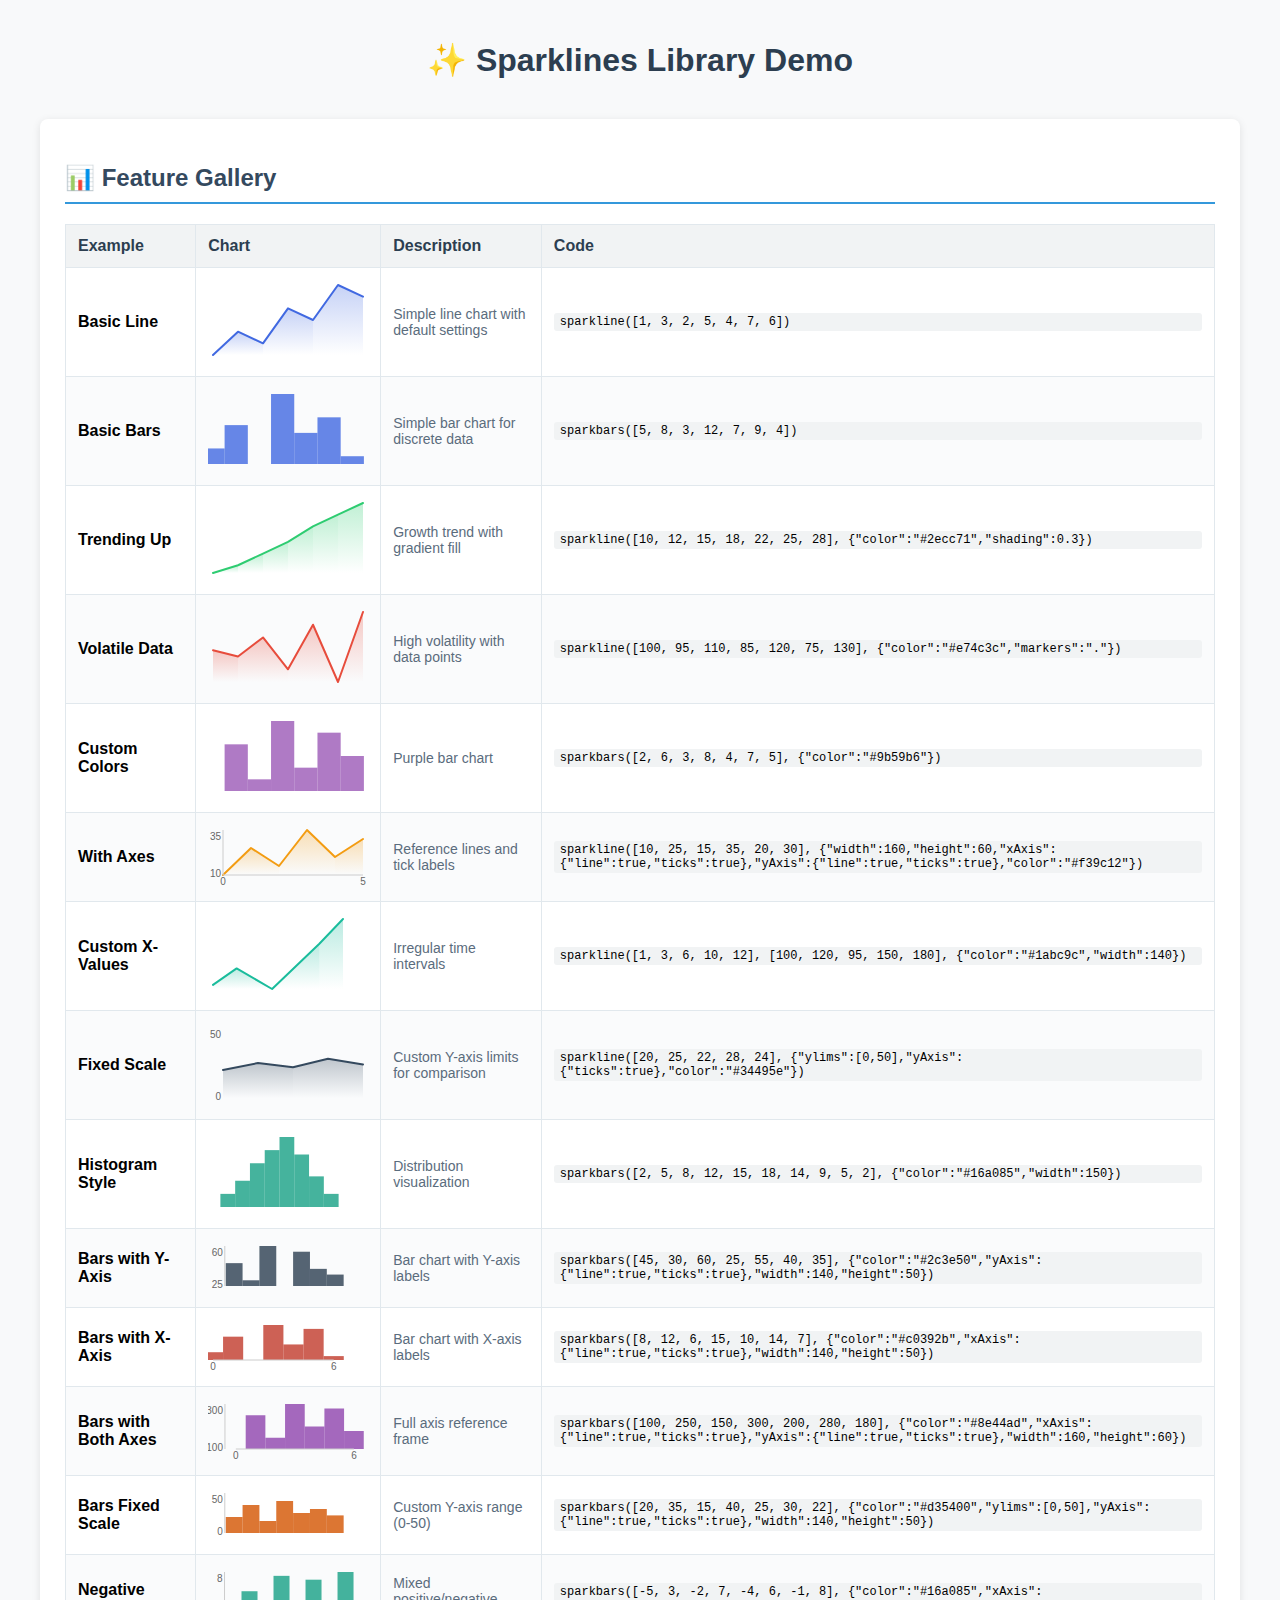
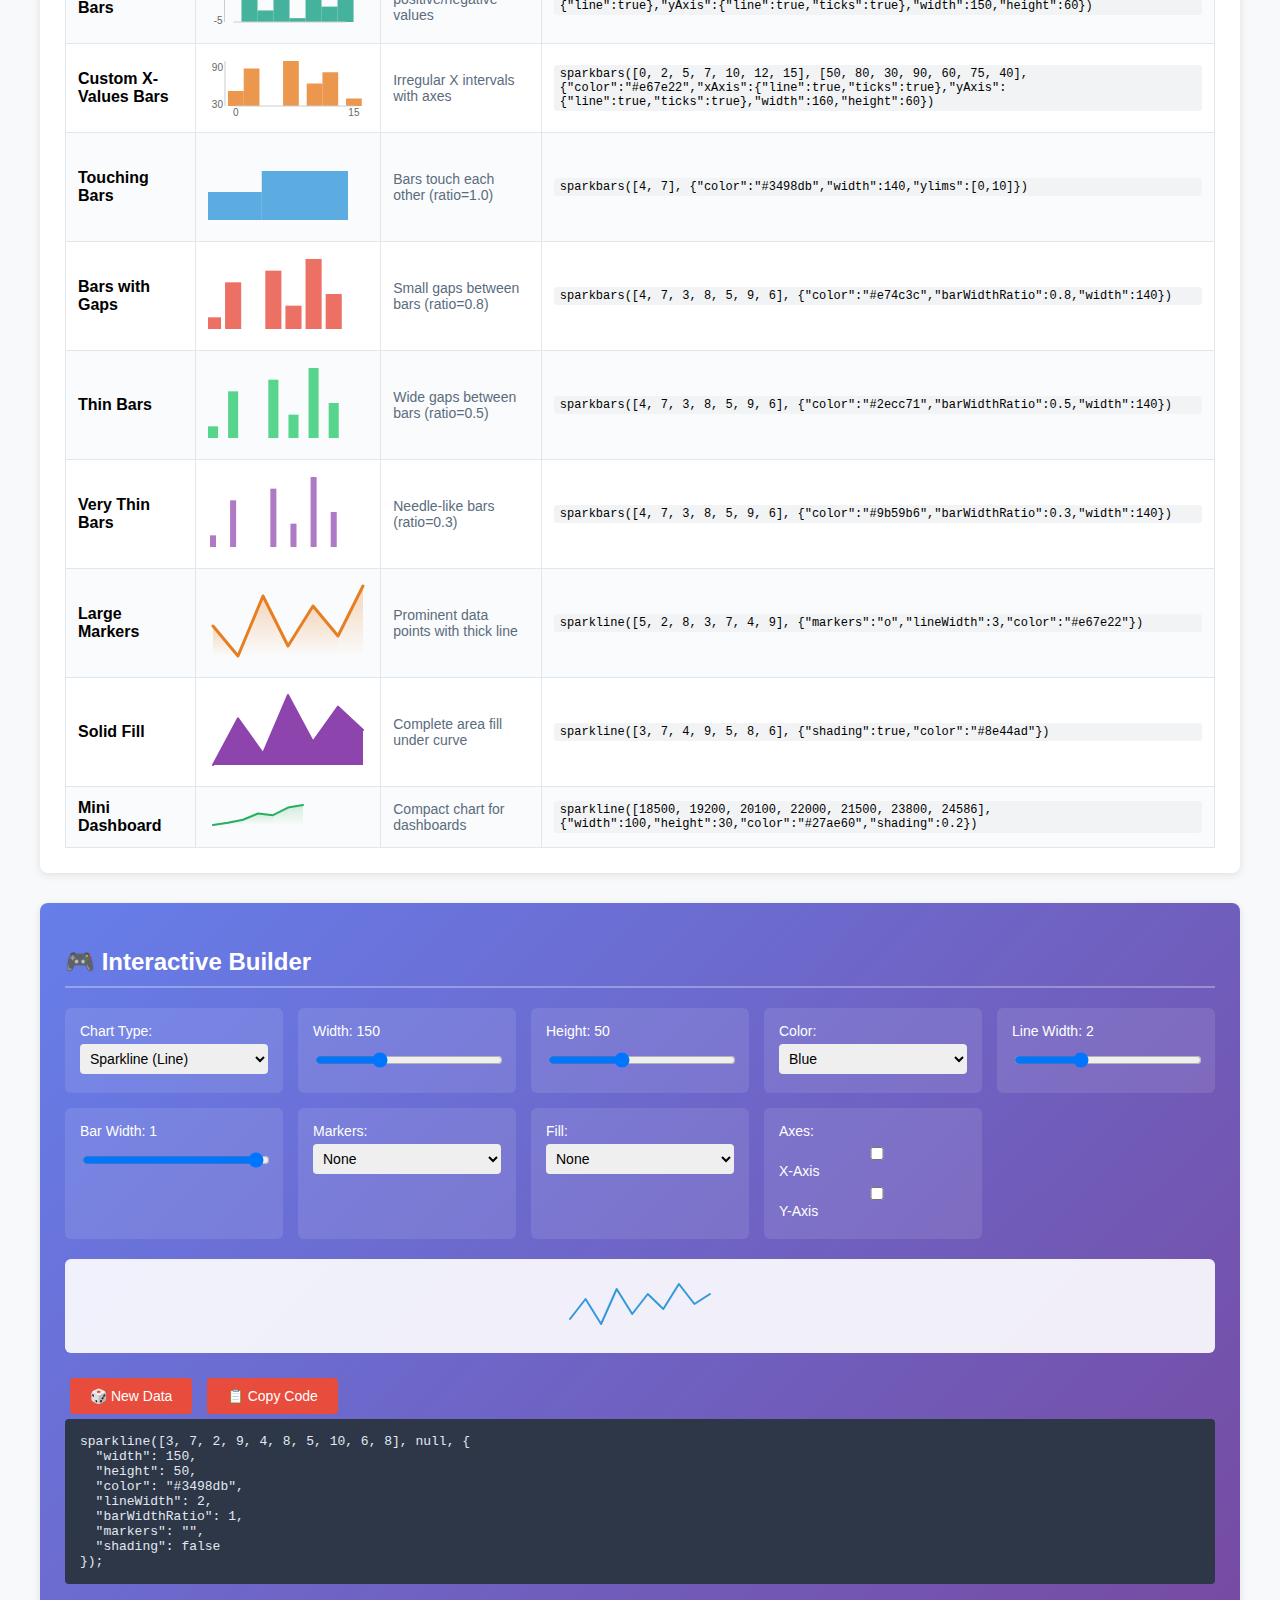
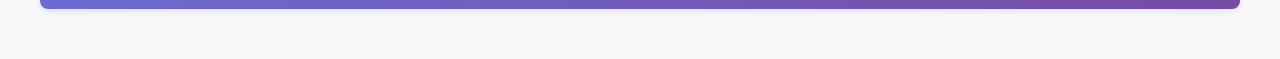
<file: sparklines.html>
<!DOCTYPE html>
<html lang="en">
<head>
    <meta charset="UTF-8">
    <meta name="viewport" content="width=device-width, initial-scale=1.0">
    <title>Sparklines Demo</title>
    <style>
        body {
            font-family: -apple-system, BlinkMacSystemFont, 'Segoe UI', Roboto, sans-serif;
            margin: 0;
            padding: 20px;
            background: #f8f9fa;
        }

        .container {
            max-width: 1200px;
            margin: 0 auto;
        }

        h1 {
            text-align: center;
            color: #2c3e50;
            margin-bottom: 40px;
        }

        .section {
            background: white;
            border-radius: 8px;
            padding: 25px;
            margin-bottom: 30px;
            box-shadow: 0 2px 8px rgba(0,0,0,0.1);
        }

        .section h2 {
            color: #34495e;
            border-bottom: 2px solid #3498db;
            padding-bottom: 10px;
            margin-bottom: 20px;
        }

        /* Gallery Table */
        .gallery-table {
            width: 100%;
            border-collapse: collapse;
        }

        .gallery-table th {
            background: #f1f3f4;
            padding: 12px;
            text-align: left;
            font-weight: 600;
            color: #2c3e50;
            border: 1px solid #e1e8ed;
        }

        .gallery-table td {
            padding: 12px;
            border: 1px solid #e1e8ed;
            vertical-align: middle;
        }

        .gallery-table tr:nth-child(even) {
            background: #fafbfc;
        }

        .description {
            font-size: 14px;
            color: #5a6c7d;
        }

        .code {
            font-family: monospace;
            background: #f1f3f4;
            padding: 2px 6px;
            border-radius: 3px;
            font-size: 12px;
        }

        /* Interactive Section */
        .interactive {
            background: linear-gradient(135deg, #667eea 0%, #764ba2 100%);
            color: white;
        }

        .interactive h2 {
            color: white;
            border-bottom-color: rgba(255, 255, 255, 0.3);
        }

        .controls {
            display: grid;
            grid-template-columns: repeat(auto-fit, minmax(200px, 1fr));
            gap: 15px;
            margin-bottom: 20px;
        }

        .control-group {
            background: rgba(255, 255, 255, 0.1);
            padding: 15px;
            border-radius: 6px;
        }

        .control-group label {
            display: block;
            margin-bottom: 5px;
            font-size: 14px;
            font-weight: 500;
        }

        input, select {
            width: 100%;
            padding: 6px;
            border: none;
            border-radius: 4px;
            font-size: 14px;
            box-sizing: border-box;
        }

        button {
            background: #e74c3c;
            color: white;
            border: none;
            padding: 10px 20px;
            border-radius: 4px;
            cursor: pointer;
            font-size: 14px;
            margin: 5px;
        }

        button:hover {
            background: #c0392b;
        }

        #interactive-chart {
            background: rgba(255, 255, 255, 0.9);
            padding: 20px;
            border-radius: 6px;
            text-align: center;
            margin: 20px 0;
        }

        .code-output {
            background: #2d3748;
            color: #e2e8f0;
            padding: 15px;
            border-radius: 4px;
            font-family: monospace;
            font-size: 13px;
            white-space: pre;
            overflow-x: auto;
        }
    </style>
</head>
<body>
    <div class="container">
        <h1>✨ Sparklines Library Demo</h1>

        <!-- Gallery Section -->
        <div class="section">
            <h2>📊 Feature Gallery</h2>
            <table class="gallery-table">
                <thead>
                    <tr>
                        <th>Example</th>
                        <th>Chart</th>
                        <th>Description</th>
                        <th>Code</th>
                    </tr>
                </thead>
                <tbody id="gallery-table">
                    <!-- Generated from JavaScript -->
                </tbody>
            </table>
        </div>

        <!-- Interactive Builder -->
        <div class="section interactive">
            <h2>🎮 Interactive Builder</h2>

            <div class="controls">
                <div class="control-group">
                    <label>Chart Type:</label>
                    <select id="chartType">
                        <option value="line">Sparkline (Line)</option>
                        <option value="bar">Sparkbars (Bar)</option>
                    </select>
                </div>

                <div class="control-group">
                    <label>Width: <span id="width-value">150</span></label>
                    <input type="range" id="width" min="80" max="300" value="150">
                </div>

                <div class="control-group">
                    <label>Height: <span id="height-value">50</span></label>
                    <input type="range" id="height" min="20" max="100" value="50">
                </div>

                <div class="control-group">
                    <label>Color:</label>
                    <select id="color">
                        <option value="#3498db">Blue</option>
                        <option value="#e74c3c">Red</option>
                        <option value="#2ecc71">Green</option>
                        <option value="#9b59b6">Purple</option>
                        <option value="#f39c12">Orange</option>
                    </select>
                </div>

                <div class="control-group">
                    <label>Line Width: <span id="lineWidth-value">2</span></label>
                    <input type="range" id="lineWidth" min="0.5" max="5" step="0.5" value="2">
                </div>

                <div class="control-group">
                    <label>Bar Width: <span id="barWidthRatio-value">1</span></label>
                    <input type="range" id="barWidthRatio" min="0.3" max="1" step="0.1" value="1">
                </div>

                <div class="control-group">
                    <label>Markers:</label>
                    <select id="markers">
                        <option value="">None</option>
                        <option value=".">Small Dots</option>
                        <option value="o">Large Dots</option>
                    </select>
                </div>

                <div class="control-group">
                    <label>Fill:</label>
                    <select id="shading">
                        <option value="false">None</option>
                        <option value="true">Solid</option>
                        <option value="0.3">Light Gradient</option>
                        <option value="0.6">Heavy Gradient</option>
                    </select>
                </div>

                <div class="control-group">
                    <label>Axes:</label>
                    <label><input type="checkbox" id="xAxis"> X-Axis</label>
                    <label><input type="checkbox" id="yAxis"> Y-Axis</label>
                </div>
            </div>

            <div id="interactive-chart"></div>

            <div>
                <button onclick="generateNewData()">🎲 New Data</button>
                <button onclick="copyCode()">📋 Copy Code</button>
            </div>

            <div class="code-output" id="generated-code"></div>
        </div>
    </div>

    <script src="src/sparklines.js"></script>
    <script>
        // Gallery examples configuration
        const examples = [
            {
                name: "Basic Line",
                data: [1, 3, 2, 5, 4, 7, 6],
                func: "sparkline",
                options: {},
                description: "Simple line chart with default settings"
            },
            {
                name: "Basic Bars",
                data: [5, 8, 3, 12, 7, 9, 4],
                func: "sparkbars",
                options: {},
                description: "Simple bar chart for discrete data"
            },
            {
                name: "Trending Up",
                data: [10, 12, 15, 18, 22, 25, 28],
                func: "sparkline",
                options: { color: '#2ecc71', shading: 0.3 },
                description: "Growth trend with gradient fill"
            },
            {
                name: "Volatile Data",
                data: [100, 95, 110, 85, 120, 75, 130],
                func: "sparkline",
                options: { color: '#e74c3c', markers: '.' },
                description: "High volatility with data points"
            },
            {
                name: "Custom Colors",
                data: [2, 6, 3, 8, 4, 7, 5],
                func: "sparkbars",
                options: { color: '#9b59b6' },
                description: "Purple bar chart"
            },
            {
                name: "With Axes",
                data: [10, 25, 15, 35, 20, 30],
                func: "sparkline",
                options: {
                    width: 160,
                    height: 60,
                    xAxis: { line: true, ticks: true },
                    yAxis: { line: true, ticks: true },
                    color: '#f39c12'
                },
                description: "Reference lines and tick labels"
            },
            {
                name: "Custom X-Values",
                data: [[1, 3, 6, 10, 12], [100, 120, 95, 150, 180]],
                func: "sparkline",
                options: { color: '#1abc9c', width: 140 },
                description: "Irregular time intervals"
            },
            {
                name: "Fixed Scale",
                data: [20, 25, 22, 28, 24],
                func: "sparkline",
                options: { ylims: [0, 50], yAxis: { ticks: true }, color: '#34495e' },
                description: "Custom Y-axis limits for comparison"
            },
            {
                name: "Histogram Style",
                data: [2, 5, 8, 12, 15, 18, 14, 9, 5, 2],
                func: "sparkbars",
                options: { color: '#16a085', width: 150 },
                description: "Distribution visualization"
            },
            {
                name: "Bars with Y-Axis",
                data: [45, 30, 60, 25, 55, 40, 35],
                func: "sparkbars",
                options: {
                    color: '#2c3e50',
                    yAxis: { line: true, ticks: true },
                    width: 140,
                    height: 50
                },
                description: "Bar chart with Y-axis labels"
            },
            {
                name: "Bars with X-Axis",
                data: [8, 12, 6, 15, 10, 14, 7],
                func: "sparkbars",
                options: {
                    color: '#c0392b',
                    xAxis: { line: true, ticks: true },
                    width: 140,
                    height: 50
                },
                description: "Bar chart with X-axis labels"
            },
            {
                name: "Bars with Both Axes",
                data: [100, 250, 150, 300, 200, 280, 180],
                func: "sparkbars",
                options: {
                    color: '#8e44ad',
                    xAxis: { line: true, ticks: true },
                    yAxis: { line: true, ticks: true },
                    width: 160,
                    height: 60
                },
                description: "Full axis reference frame"
            },
            {
                name: "Bars Fixed Scale",
                data: [20, 35, 15, 40, 25, 30, 22],
                func: "sparkbars",
                options: {
                    color: '#d35400',
                    ylims: [0, 50],
                    yAxis: { line: true, ticks: true },
                    width: 140,
                    height: 50
                },
                description: "Custom Y-axis range (0-50)"
            },
            {
                name: "Negative Bars",
                data: [-5, 3, -2, 7, -4, 6, -1, 8],
                func: "sparkbars",
                options: {
                    color: '#16a085',
                    xAxis: { line: true },
                    yAxis: { line: true, ticks: true },
                    width: 150,
                    height: 60
                },
                description: "Mixed positive/negative values"
            },
            {
                name: "Custom X-Values Bars",
                data: [[0, 2, 5, 7, 10, 12, 15], [50, 80, 30, 90, 60, 75, 40]],
                func: "sparkbars",
                options: {
                    color: '#e67e22',
                    xAxis: { line: true, ticks: true },
                    yAxis: { line: true, ticks: true },
                    width: 160,
                    height: 60
                },
                description: "Irregular X intervals with axes"
            },
            {
                name: "Touching Bars",
                data: [4, 7],
                func: "sparkbars",
                options: {
                    color: '#3498db',
                    width: 140,
                    ylims: [0, 10],
                },
                description: "Bars touch each other (ratio=1.0)"
            },
            {
                name: "Bars with Gaps",
                data: [4, 7, 3, 8, 5, 9, 6],
                func: "sparkbars",
                options: {
                    color: '#e74c3c',
                    barWidthRatio: 0.8,
                    width: 140
                },
                description: "Small gaps between bars (ratio=0.8)"
            },
            {
                name: "Thin Bars",
                data: [4, 7, 3, 8, 5, 9, 6],
                func: "sparkbars",
                options: {
                    color: '#2ecc71',
                    barWidthRatio: 0.5,
                    width: 140
                },
                description: "Wide gaps between bars (ratio=0.5)"
            },
            {
                name: "Very Thin Bars",
                data: [4, 7, 3, 8, 5, 9, 6],
                func: "sparkbars",
                options: {
                    color: '#9b59b6',
                    barWidthRatio: 0.3,
                    width: 140
                },
                description: "Needle-like bars (ratio=0.3)"
            },
            {
                name: "Large Markers",
                data: [5, 2, 8, 3, 7, 4, 9],
                func: "sparkline",
                options: { markers: 'o', lineWidth: 3, color: '#e67e22' },
                description: "Prominent data points with thick line"
            },
            {
                name: "Solid Fill",
                data: [3, 7, 4, 9, 5, 8, 6],
                func: "sparkline",
                options: { shading: true, color: '#8e44ad' },
                description: "Complete area fill under curve"
            },
            {
                name: "Mini Dashboard",
                data: [18500, 19200, 20100, 22000, 21500, 23800, 24586],
                func: "sparkline",
                options: { width: 100, height: 30, color: '#27ae60', shading: 0.2 },
                description: "Compact chart for dashboards"
            }
        ];

        // Interactive demo data
        let interactiveData = [3, 7, 2, 9, 4, 8, 5, 10, 6, 8];

        // Generate gallery table
        function generateGallery() {
            const tbody = document.getElementById('gallery-table');

            examples.forEach(example => {
                const row = tbody.insertRow();

                // Name
                const nameCell = row.insertCell();
                nameCell.innerHTML = `<strong>${example.name}</strong>`;

                // Chart
                const chartCell = row.insertCell();
                let chart;
                if (Array.isArray(example.data[0])) {
                    // Custom X values
                    chart = window[example.func](example.data[0], example.data[1], example.options);
                } else {
                    // Regular data
                    chart = window[example.func](example.data, null, example.options);
                }
                chartCell.innerHTML = chart;

                // Description
                const descCell = row.insertCell();
                descCell.innerHTML = `<div class="description">${example.description}</div>`;

                // Code
                const codeCell = row.insertCell();
                let codeStr;
                if (Array.isArray(example.data[0])) {
                    codeStr = `${example.func}([${example.data[0].join(', ')}], [${example.data[1].join(', ')}]`;
                } else {
                    codeStr = `${example.func}([${example.data.join(', ')}]`;
                }

                if (Object.keys(example.options).length > 0) {
                    codeStr += `, ${JSON.stringify(example.options)})`;
                } else {
                    codeStr += ')';
                }
                codeCell.innerHTML = `<div class="code">${codeStr}</div>`;
            });
        }

        // Interactive demo functions
        function updateInteractiveChart() {
            const chartType = document.getElementById('chartType').value;
            const width = parseInt(document.getElementById('width').value);
            const height = parseInt(document.getElementById('height').value);
            const color = document.getElementById('color').value;
            const lineWidth = parseFloat(document.getElementById('lineWidth').value);
            const barWidthRatio = parseFloat(document.getElementById('barWidthRatio').value);
            const markers = document.getElementById('markers').value;
            const shading = document.getElementById('shading').value === 'false' ? false :
                          document.getElementById('shading').value === 'true' ? true :
                          parseFloat(document.getElementById('shading').value);
            const xAxis = document.getElementById('xAxis').checked;
            const yAxis = document.getElementById('yAxis').checked;

            const options = {
                width,
                height,
                color,
                lineWidth,
                barWidthRatio,
                markers,
                shading
            };

            if (xAxis) options.xAxis = { line: true, ticks: true };
            if (yAxis) options.yAxis = { line: true, ticks: true };

            // Generate chart
            const chartFunction = chartType === 'bar' ? sparkbars : sparkline;
            document.getElementById('interactive-chart').innerHTML = chartFunction(interactiveData, null, options);

            // Update value displays
            document.getElementById('width-value').textContent = width;
            document.getElementById('height-value').textContent = height;
            document.getElementById('lineWidth-value').textContent = lineWidth;
            document.getElementById('barWidthRatio-value').textContent = barWidthRatio;

            // Generate code
            updateCode(chartType, options);
        }

        function updateCode(chartType, options) {
            const functionName = chartType === 'bar' ? 'sparkbars' : 'sparkline';
            let code = `${functionName}([${interactiveData.join(', ')}], null`;

            if (Object.keys(options).length > 0) {
                code += `, ${JSON.stringify(options, null, 2)}`;
            }
            code += ');';

            document.getElementById('generated-code').textContent = code;
        }

        function generateNewData() {
            interactiveData = Array.from({ length: 10 }, () => Math.floor(Math.random() * 10) + 1);
            updateInteractiveChart();
        }

        function copyCode() {
            const code = document.getElementById('generated-code').textContent;
            navigator.clipboard.writeText(code).then(() => {
                alert('Code copied to clipboard!');
            });
        }

        // Event listeners
        function setupControls() {
            const controls = ['width', 'height', 'lineWidth', 'barWidthRatio'];
            controls.forEach(id => {
                document.getElementById(id).addEventListener('input', updateInteractiveChart);
            });

            const selects = ['chartType', 'color', 'markers', 'shading'];
            selects.forEach(id => {
                document.getElementById(id).addEventListener('change', updateInteractiveChart);
            });

            const checkboxes = ['xAxis', 'yAxis'];
            checkboxes.forEach(id => {
                document.getElementById(id).addEventListener('change', updateInteractiveChart);
            });
        }

        // Initialize
        window.addEventListener('DOMContentLoaded', () => {
            generateGallery();
            setupControls();
            updateInteractiveChart();
        });
    </script>
</body>
</html>
</file>
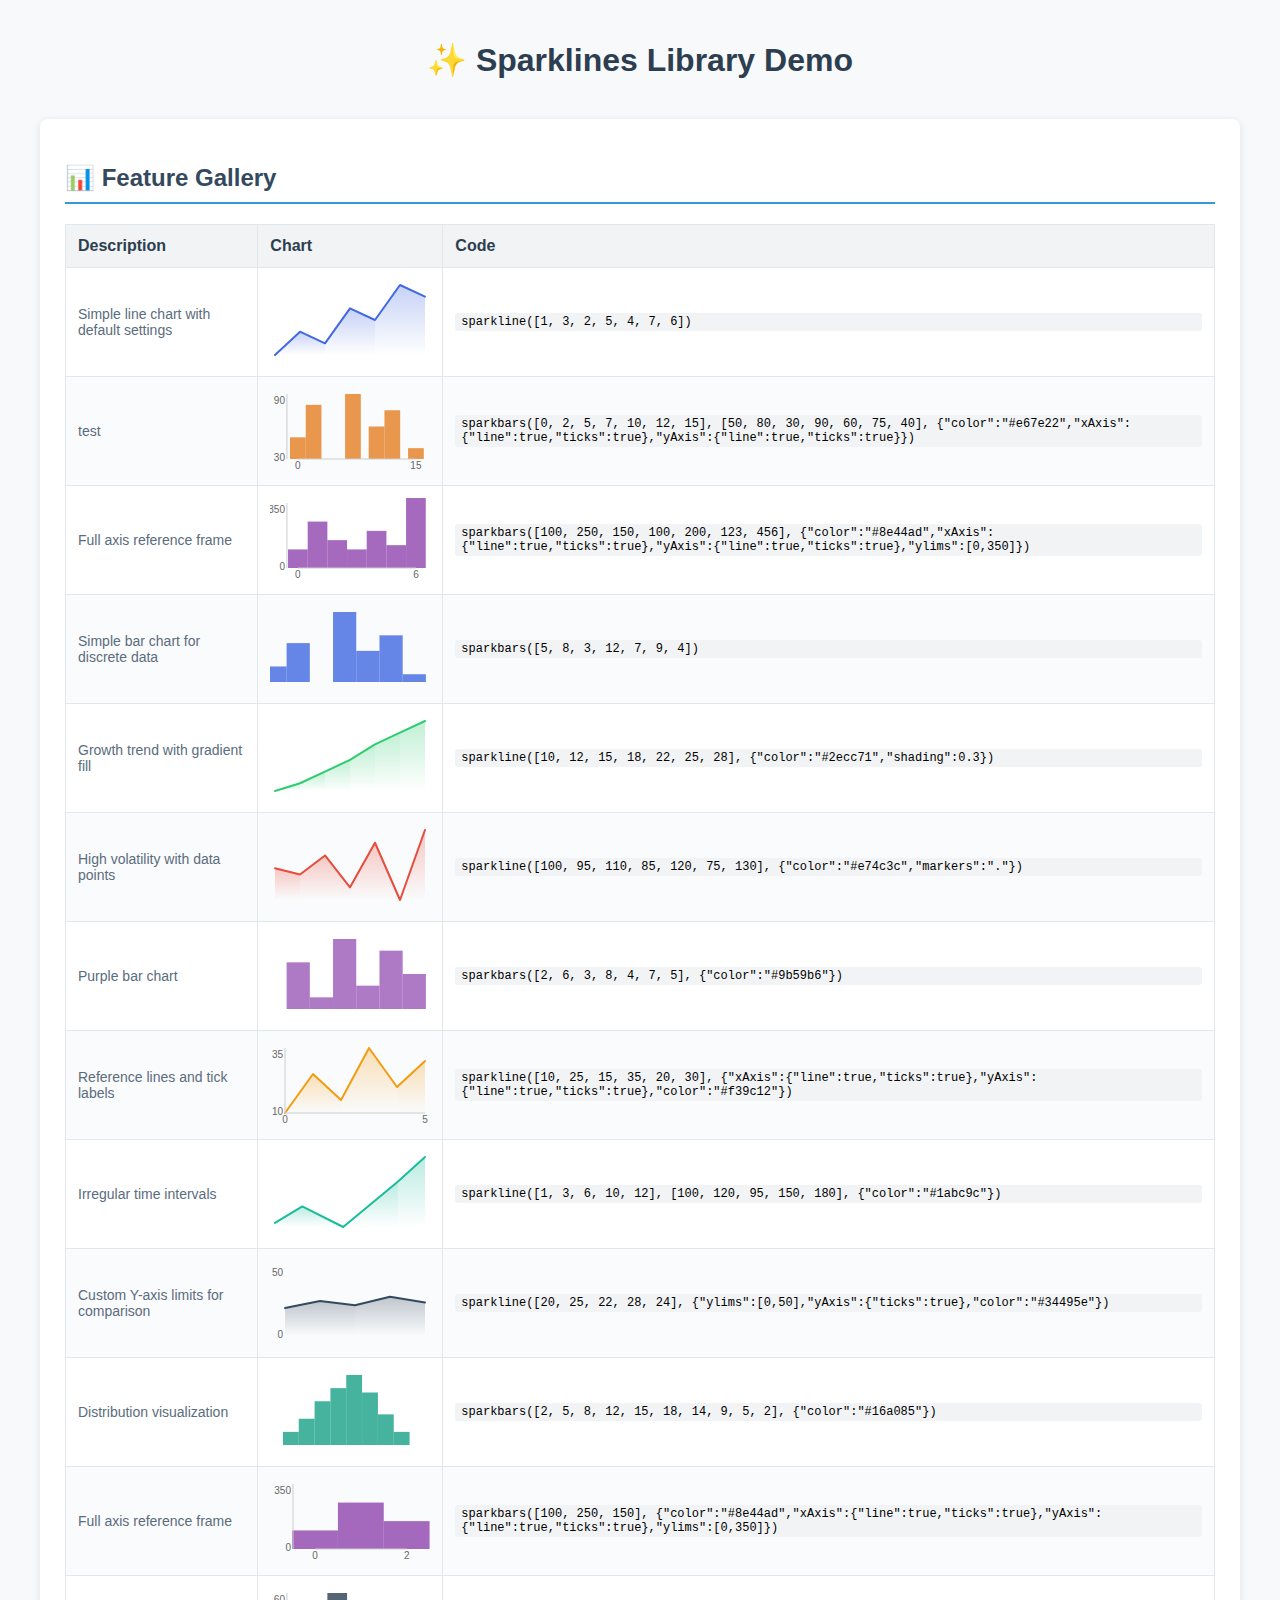
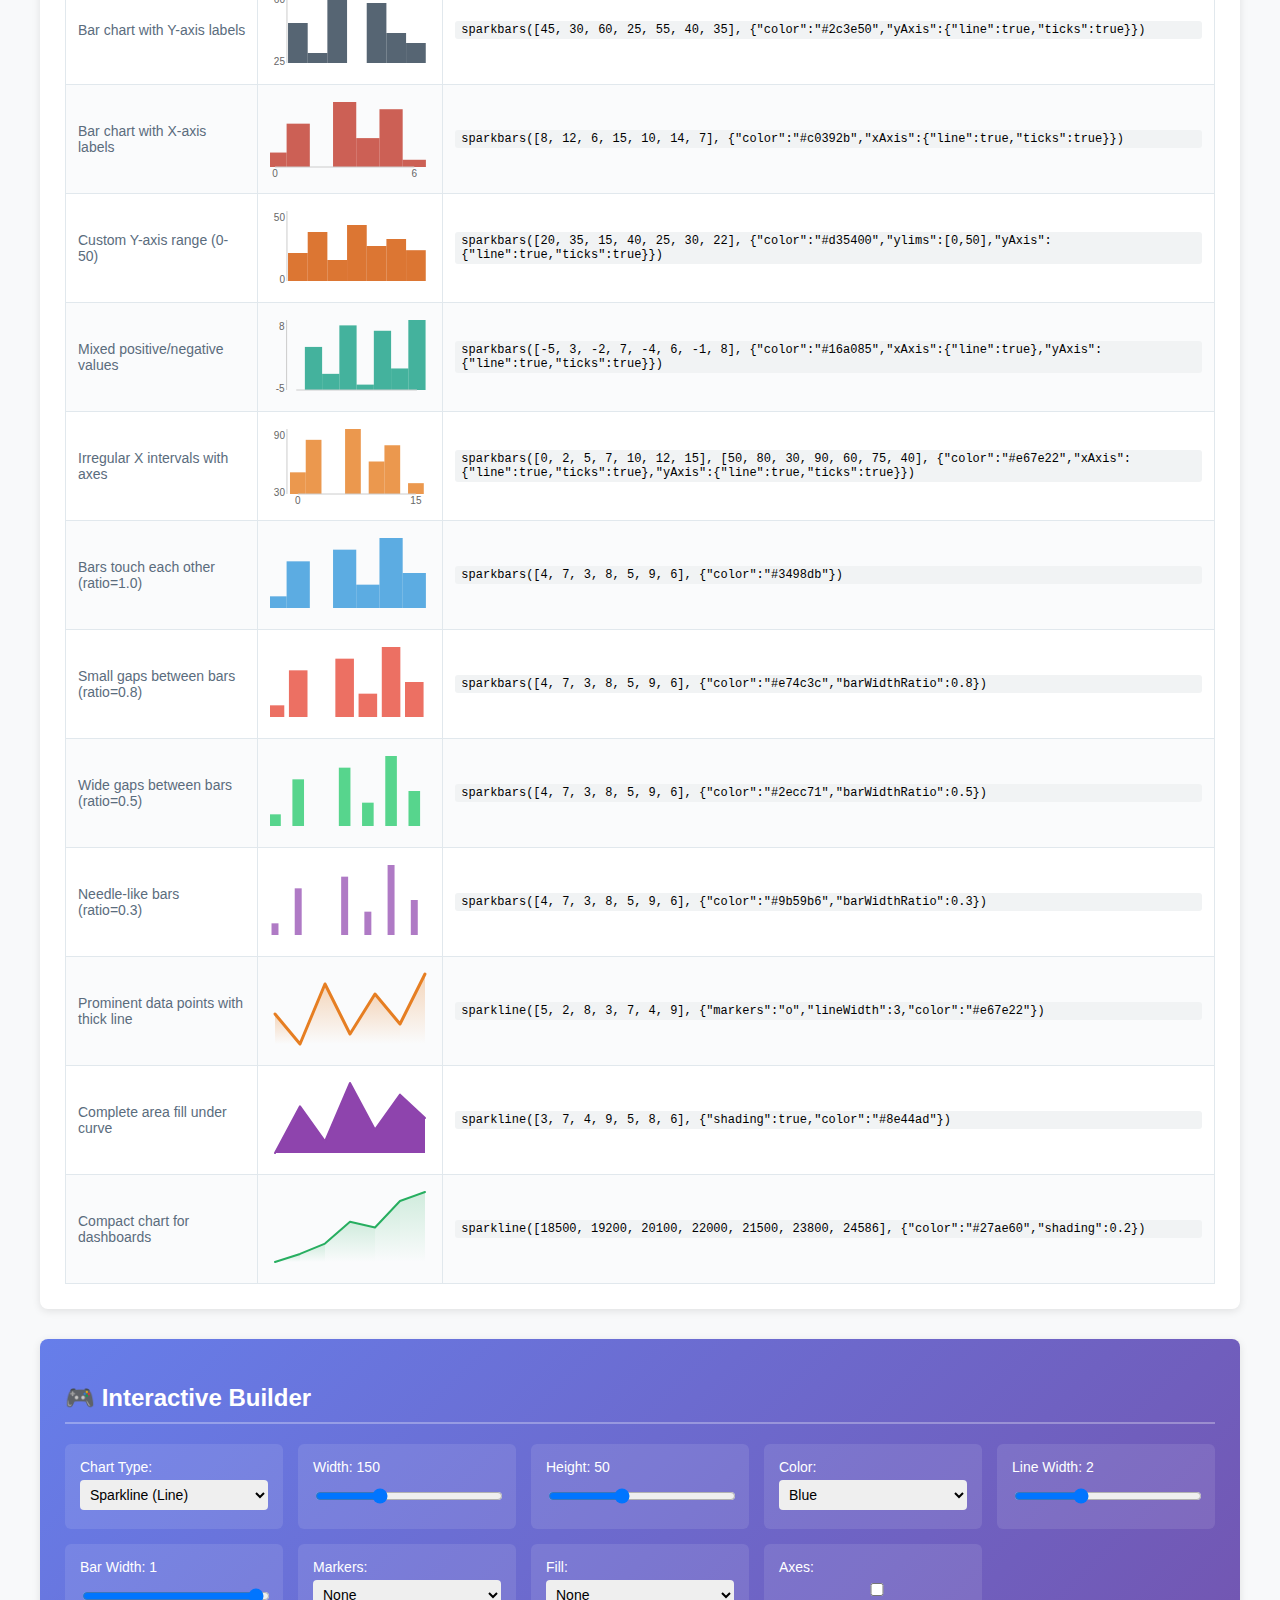
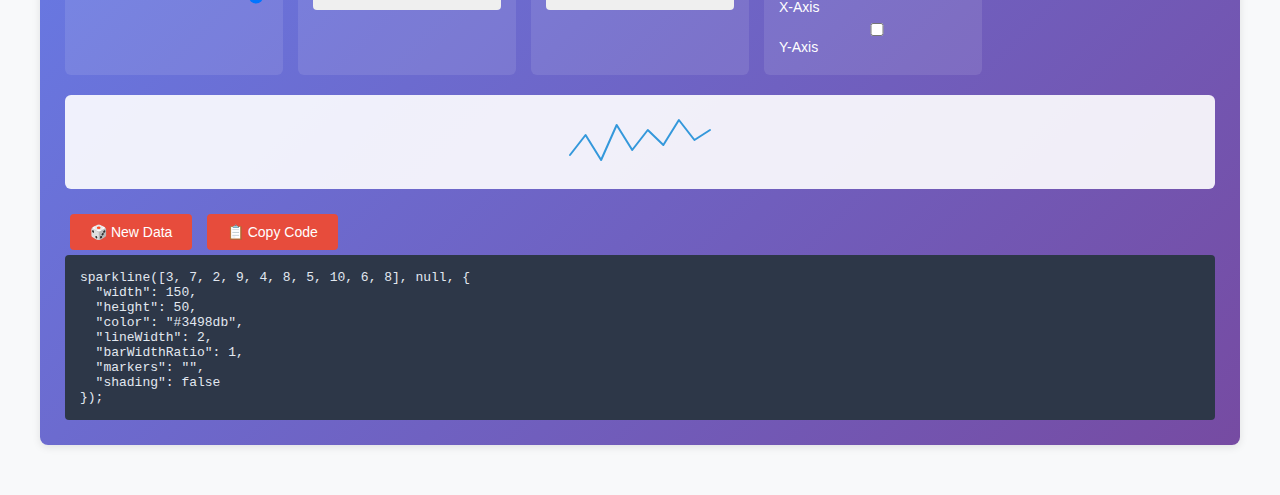
<file: demos/sparklines.html>
<!doctype html>
<html lang="en">
	<head>
		<meta charset="UTF-8" />
		<meta name="viewport" content="width=device-width, initial-scale=1.0" />
		<title>Sparklines Demo</title>
		<style>
			body {
				font-family:
					-apple-system, BlinkMacSystemFont, "Segoe UI", Roboto,
					sans-serif;
				margin: 0;
				padding: 20px;
				background: #f8f9fa;
			}

			.container {
				max-width: 1200px;
				margin: 0 auto;
			}

			h1 {
				text-align: center;
				color: #2c3e50;
				margin-bottom: 40px;
			}

			.section {
				background: white;
				border-radius: 8px;
				padding: 25px;
				margin-bottom: 30px;
				box-shadow: 0 2px 8px rgba(0, 0, 0, 0.1);
			}

			.section h2 {
				color: #34495e;
				border-bottom: 2px solid #3498db;
				padding-bottom: 10px;
				margin-bottom: 20px;
			}

			/* Gallery Table */
			.gallery-table {
				width: 100%;
				border-collapse: collapse;
			}

			.gallery-table th {
				background: #f1f3f4;
				padding: 12px;
				text-align: left;
				font-weight: 600;
				color: #2c3e50;
				border: 1px solid #e1e8ed;
			}

			.gallery-table td {
				padding: 12px;
				border: 1px solid #e1e8ed;
				vertical-align: middle;
			}

			.gallery-table tr:nth-child(even) {
				background: #fafbfc;
			}

			.description {
				font-size: 14px;
				color: #5a6c7d;
			}

			.code {
				font-family: monospace;
				background: #f1f3f4;
				padding: 2px 6px;
				border-radius: 3px;
				font-size: 12px;
			}

			/* Interactive Section */
			.interactive {
				background: linear-gradient(135deg, #667eea 0%, #764ba2 100%);
				color: white;
			}

			.interactive h2 {
				color: white;
				border-bottom-color: rgba(255, 255, 255, 0.3);
			}

			.controls {
				display: grid;
				grid-template-columns: repeat(auto-fit, minmax(200px, 1fr));
				gap: 15px;
				margin-bottom: 20px;
			}

			.control-group {
				background: rgba(255, 255, 255, 0.1);
				padding: 15px;
				border-radius: 6px;
			}

			.control-group label {
				display: block;
				margin-bottom: 5px;
				font-size: 14px;
				font-weight: 500;
			}

			input,
			select {
				width: 100%;
				padding: 6px;
				border: none;
				border-radius: 4px;
				font-size: 14px;
				box-sizing: border-box;
			}

			button {
				background: #e74c3c;
				color: white;
				border: none;
				padding: 10px 20px;
				border-radius: 4px;
				cursor: pointer;
				font-size: 14px;
				margin: 5px;
			}

			button:hover {
				background: #c0392b;
			}

			#interactive-chart {
				background: rgba(255, 255, 255, 0.9);
				padding: 20px;
				border-radius: 6px;
				text-align: center;
				margin: 20px 0;
			}

			.code-output {
				background: #2d3748;
				color: #e2e8f0;
				padding: 15px;
				border-radius: 4px;
				font-family: monospace;
				font-size: 13px;
				white-space: pre;
				overflow-x: auto;
			}
		</style>
	</head>
	<body>
		<div class="container">
			<h1>✨ Sparklines Library Demo</h1>

			<!-- Gallery Section -->
			<div class="section">
				<h2>📊 Feature Gallery</h2>
				<table class="gallery-table">
					<thead>
						<tr>
							<th>Description</th>
							<th>Chart</th>
							<th>Code</th>
						</tr>
					</thead>
					<tbody id="gallery-table">
						<!-- Generated from JavaScript -->
					</tbody>
				</table>
			</div>

			<!-- Interactive Builder -->
			<div class="section interactive">
				<h2>🎮 Interactive Builder</h2>

				<div class="controls">
					<div class="control-group">
						<label>Chart Type:</label>
						<select id="chartType">
							<option value="line">Sparkline (Line)</option>
							<option value="bar">Sparkbars (Bar)</option>
						</select>
					</div>

					<div class="control-group">
						<label>Width: <span id="width-value">150</span></label>
						<input
							type="range"
							id="width"
							min="80"
							max="300"
							value="150"
						/>
					</div>

					<div class="control-group">
						<label>Height: <span id="height-value">50</span></label>
						<input
							type="range"
							id="height"
							min="20"
							max="100"
							value="50"
						/>
					</div>

					<div class="control-group">
						<label>Color:</label>
						<select id="color">
							<option value="#3498db">Blue</option>
							<option value="#e74c3c">Red</option>
							<option value="#2ecc71">Green</option>
							<option value="#9b59b6">Purple</option>
							<option value="#f39c12">Orange</option>
						</select>
					</div>

					<div class="control-group">
						<label
							>Line Width:
							<span id="lineWidth-value">2</span></label
						>
						<input
							type="range"
							id="lineWidth"
							min="0.5"
							max="5"
							step="0.5"
							value="2"
						/>
					</div>

					<div class="control-group">
						<label
							>Bar Width:
							<span id="barWidthRatio-value">1</span></label
						>
						<input
							type="range"
							id="barWidthRatio"
							min="0.3"
							max="1"
							step="0.1"
							value="1"
						/>
					</div>

					<div class="control-group">
						<label>Markers:</label>
						<select id="markers">
							<option value="">None</option>
							<option value=".">Small Dots</option>
							<option value="o">Large Dots</option>
						</select>
					</div>

					<div class="control-group">
						<label>Fill:</label>
						<select id="shading">
							<option value="false">None</option>
							<option value="true">Solid</option>
							<option value="0.3">Light Gradient</option>
							<option value="0.6">Heavy Gradient</option>
						</select>
					</div>

					<div class="control-group">
						<label>Axes:</label>
						<label
							><input type="checkbox" id="xAxis" /> X-Axis</label
						>
						<label
							><input type="checkbox" id="yAxis" /> Y-Axis</label
						>
					</div>
				</div>

				<div id="interactive-chart"></div>

				<div>
					<button onclick="generateNewData()">🎲 New Data</button>
					<button onclick="copyCode()">📋 Copy Code</button>
				</div>

				<div class="code-output" id="generated-code"></div>
			</div>
		</div>

		<script src="../src/sparklines.js"></script>
		<script>
			// Gallery examples configuration
			const examples = [
				{
					data: [1, 3, 2, 5, 4, 7, 6],
					func: "sparkline",
					options: {},
					description: "Simple line chart with default settings",
				},
				{
					data: [
						[0, 2, 5, 7, 10, 12, 15],
						[50, 80, 30, 90, 60, 75, 40],
					],
					func: "sparkbars",
					options: {
						color: "#e67e22",
						xAxis: { line: true, ticks: true },
						yAxis: { line: true, ticks: true },
					},
					description: "test",
				},
				{
					data: [100, 250, 150, 100, 200, 123, 456],
					func: "sparkbars",
					options: {
						color: "#8e44ad",
						xAxis: { line: true, ticks: true },
						yAxis: { line: true, ticks: true },

						ylims: [0, 350],
					},
					description: "Full axis reference frame",
				},
				{
					data: [5, 8, 3, 12, 7, 9, 4],
					func: "sparkbars",
					options: {},
					description: "Simple bar chart for discrete data",
				},
				{
					data: [10, 12, 15, 18, 22, 25, 28],
					func: "sparkline",
					options: { color: "#2ecc71", shading: 0.3 },
					description: "Growth trend with gradient fill",
				},
				{
					data: [100, 95, 110, 85, 120, 75, 130],
					func: "sparkline",
					options: { color: "#e74c3c", markers: "." },
					description: "High volatility with data points",
				},
				{
					data: [2, 6, 3, 8, 4, 7, 5],
					func: "sparkbars",
					options: { color: "#9b59b6" },
					description: "Purple bar chart",
				},
				{
					data: [10, 25, 15, 35, 20, 30],
					func: "sparkline",
					options: {
						xAxis: { line: true, ticks: true },
						yAxis: { line: true, ticks: true },
						color: "#f39c12",
					},
					description: "Reference lines and tick labels",
				},
				{
					data: [
						[1, 3, 6, 10, 12],
						[100, 120, 95, 150, 180],
					],
					func: "sparkline",
					options: { color: "#1abc9c" },
					description: "Irregular time intervals",
				},
				{
					data: [20, 25, 22, 28, 24],
					func: "sparkline",
					options: {
						ylims: [0, 50],
						yAxis: { ticks: true },
						color: "#34495e",
					},
					description: "Custom Y-axis limits for comparison",
				},
				{
					data: [2, 5, 8, 12, 15, 18, 14, 9, 5, 2],
					func: "sparkbars",
					options: { color: "#16a085" },
					description: "Distribution visualization",
				},
				{
					data: [100, 250, 150],
					func: "sparkbars",
					options: {
						color: "#8e44ad",
						xAxis: { line: true, ticks: true },
						yAxis: { line: true, ticks: true },

						ylims: [0, 350],
					},
					description: "Full axis reference frame",
				},
				{
					data: [45, 30, 60, 25, 55, 40, 35],
					func: "sparkbars",
					options: {
						color: "#2c3e50",
						yAxis: { line: true, ticks: true },
					},
					description: "Bar chart with Y-axis labels",
				},
				{
					data: [8, 12, 6, 15, 10, 14, 7],
					func: "sparkbars",
					options: {
						color: "#c0392b",
						xAxis: { line: true, ticks: true },
					},
					description: "Bar chart with X-axis labels",
				},
				{
					data: [20, 35, 15, 40, 25, 30, 22],
					func: "sparkbars",
					options: {
						color: "#d35400",
						ylims: [0, 50],
						yAxis: { line: true, ticks: true },
					},
					description: "Custom Y-axis range (0-50)",
				},
				{
					data: [-5, 3, -2, 7, -4, 6, -1, 8],
					func: "sparkbars",
					options: {
						color: "#16a085",
						xAxis: { line: true },
						yAxis: { line: true, ticks: true },
					},
					description: "Mixed positive/negative values",
				},
				{
					data: [
						[0, 2, 5, 7, 10, 12, 15],
						[50, 80, 30, 90, 60, 75, 40],
					],
					func: "sparkbars",
					options: {
						color: "#e67e22",
						xAxis: { line: true, ticks: true },
						yAxis: { line: true, ticks: true },
					},
					description: "Irregular X intervals with axes",
				},
				{
					data: [4, 7, 3, 8, 5, 9, 6],
					func: "sparkbars",
					options: {
						color: "#3498db",
					},
					description: "Bars touch each other (ratio=1.0)",
				},
				{
					data: [4, 7, 3, 8, 5, 9, 6],
					func: "sparkbars",
					options: {
						color: "#e74c3c",
						barWidthRatio: 0.8,
					},
					description: "Small gaps between bars (ratio=0.8)",
				},
				{
					data: [4, 7, 3, 8, 5, 9, 6],
					func: "sparkbars",
					options: {
						color: "#2ecc71",
						barWidthRatio: 0.5,
					},
					description: "Wide gaps between bars (ratio=0.5)",
				},
				{
					data: [4, 7, 3, 8, 5, 9, 6],
					func: "sparkbars",
					options: {
						color: "#9b59b6",
						barWidthRatio: 0.3,
					},
					description: "Needle-like bars (ratio=0.3)",
				},
				{
					data: [5, 2, 8, 3, 7, 4, 9],
					func: "sparkline",
					options: { markers: "o", lineWidth: 3, color: "#e67e22" },
					description: "Prominent data points with thick line",
				},
				{
					data: [3, 7, 4, 9, 5, 8, 6],
					func: "sparkline",
					options: { shading: true, color: "#8e44ad" },
					description: "Complete area fill under curve",
				},
				{
					data: [18500, 19200, 20100, 22000, 21500, 23800, 24586],
					func: "sparkline",
					options: { color: "#27ae60", shading: 0.2 },
					description: "Compact chart for dashboards",
				},
			];

			// Interactive demo data
			let interactiveData = [3, 7, 2, 9, 4, 8, 5, 10, 6, 8];

			// Generate gallery table
			function generateGallery() {
				const tbody = document.getElementById("gallery-table");

				examples.forEach((example) => {
					const row = tbody.insertRow();

					// Description
					const descCell = row.insertCell();
					descCell.innerHTML = `<div class="description">${example.description}</div>`;

					// Chart
					const chartCell = row.insertCell();
					let chart;
					if (Array.isArray(example.data[0])) {
						// Custom X values
						chart = window[example.func](
							example.data[0],
							example.data[1],
							example.options,
						);
					} else {
						// Regular data
						chart = window[example.func](
							example.data,
							null,
							example.options,
						);
					}
					chartCell.innerHTML = chart;

					// Code
					const codeCell = row.insertCell();
					let codeStr;
					if (Array.isArray(example.data[0])) {
						codeStr = `${example.func}([${example.data[0].join(", ")}], [${example.data[1].join(", ")}]`;
					} else {
						codeStr = `${example.func}([${example.data.join(", ")}]`;
					}

					if (Object.keys(example.options).length > 0) {
						codeStr += `, ${JSON.stringify(example.options)})`;
					} else {
						codeStr += ")";
					}
					codeCell.innerHTML = `<div class="code">${codeStr}</div>`;
				});
			}

			// Interactive demo functions
			function updateInteractiveChart() {
				const chartType = document.getElementById("chartType").value;
				const width = parseInt(document.getElementById("width").value);
				const height = parseInt(
					document.getElementById("height").value,
				);
				const color = document.getElementById("color").value;
				const lineWidth = parseFloat(
					document.getElementById("lineWidth").value,
				);
				const barWidthRatio = parseFloat(
					document.getElementById("barWidthRatio").value,
				);
				const markers = document.getElementById("markers").value;
				const shading =
					document.getElementById("shading").value === "false"
						? false
						: document.getElementById("shading").value === "true"
							? true
							: parseFloat(
									document.getElementById("shading").value,
								);
				const xAxis = document.getElementById("xAxis").checked;
				const yAxis = document.getElementById("yAxis").checked;

				const options = {
					width,
					height,
					color,
					lineWidth,
					barWidthRatio,
					markers,
					shading,
				};

				if (xAxis) options.xAxis = { line: true, ticks: true };
				if (yAxis) options.yAxis = { line: true, ticks: true };

				// Generate chart
				const chartFunction =
					chartType === "bar" ? sparkbars : sparkline;
				document.getElementById("interactive-chart").innerHTML =
					chartFunction(interactiveData, null, options);

				// Update value displays
				document.getElementById("width-value").textContent = width;
				document.getElementById("height-value").textContent = height;
				document.getElementById("lineWidth-value").textContent =
					lineWidth;
				document.getElementById("barWidthRatio-value").textContent =
					barWidthRatio;

				// Generate code
				updateCode(chartType, options);
			}

			function updateCode(chartType, options) {
				const functionName =
					chartType === "bar" ? "sparkbars" : "sparkline";
				let code = `${functionName}([${interactiveData.join(", ")}], null`;

				if (Object.keys(options).length > 0) {
					code += `, ${JSON.stringify(options, null, 2)}`;
				}
				code += ");";

				document.getElementById("generated-code").textContent = code;
			}

			function generateNewData() {
				interactiveData = Array.from(
					{ length: 10 },
					() => Math.floor(Math.random() * 10) + 1,
				);
				updateInteractiveChart();
			}

			function copyCode() {
				const code =
					document.getElementById("generated-code").textContent;
				navigator.clipboard.writeText(code).then(() => {
					alert("Code copied to clipboard!");
				});
			}

			// Event listeners
			function setupControls() {
				const controls = [
					"width",
					"height",
					"lineWidth",
					"barWidthRatio",
				];
				controls.forEach((id) => {
					document
						.getElementById(id)
						.addEventListener("input", updateInteractiveChart);
				});

				const selects = ["chartType", "color", "markers", "shading"];
				selects.forEach((id) => {
					document
						.getElementById(id)
						.addEventListener("change", updateInteractiveChart);
				});

				const checkboxes = ["xAxis", "yAxis"];
				checkboxes.forEach((id) => {
					document
						.getElementById(id)
						.addEventListener("change", updateInteractiveChart);
				});
			}

			// Initialize
			window.addEventListener("DOMContentLoaded", () => {
				generateGallery();
				setupControls();
				updateInteractiveChart();
			});
		</script>
	</body>
</html>
</file>
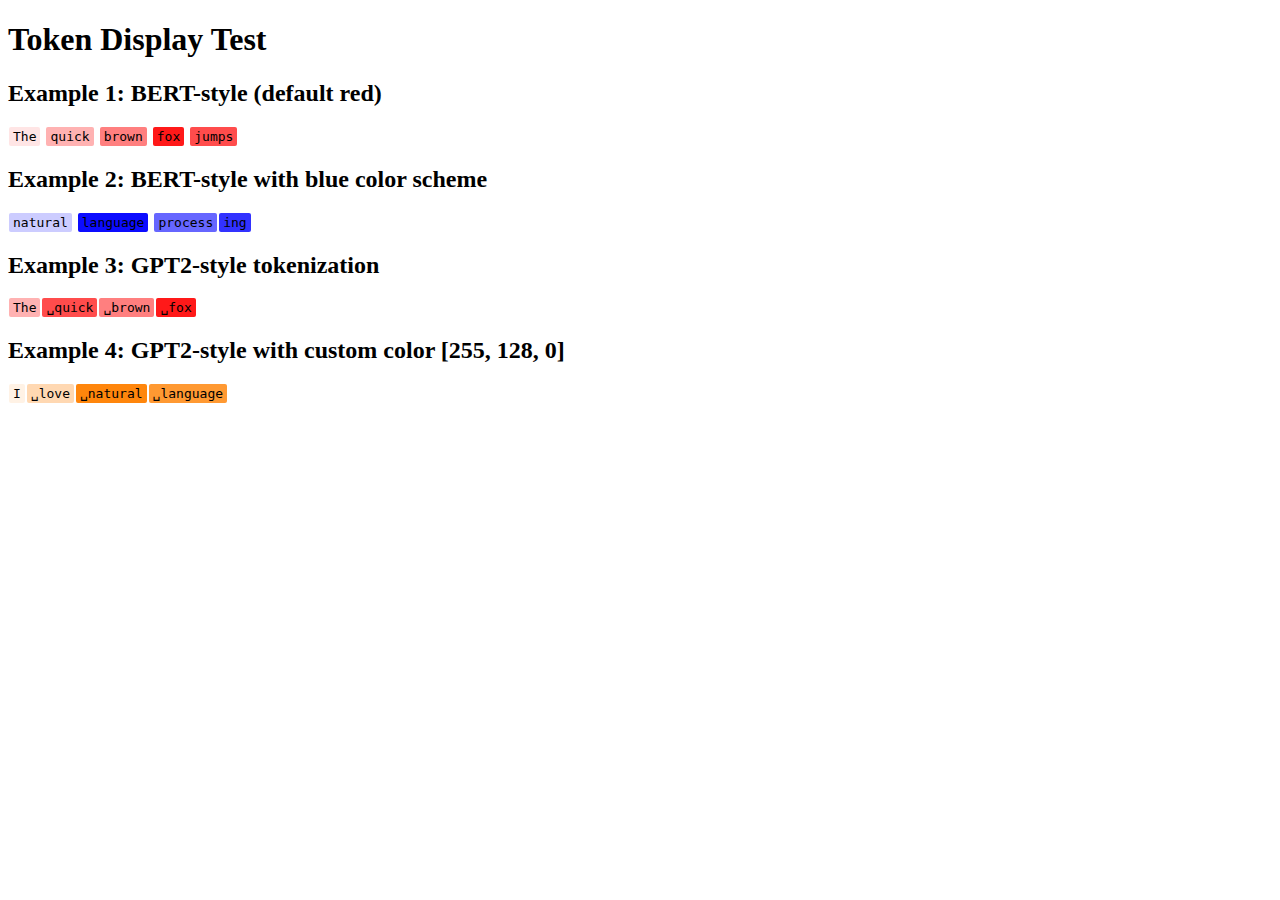
<file: demos/token-display.html>
<!doctype html>
<html>
	<head>
		<title>Token Display Test</title>
		<link rel="stylesheet" href="../src/token-display.css" />
	</head>
	<body>
		<h1>Token Display Test</h1>

		<h2>Example 1: BERT-style (default red)</h2>
		<div id="example1"></div>

		<h2>Example 2: BERT-style with blue color scheme</h2>
		<div id="example2"></div>

		<h2>Example 3: GPT2-style tokenization</h2>
		<div id="example3"></div>

		<h2>Example 4: GPT2-style with custom color [255, 128, 0]</h2>
		<div id="example4"></div>

		<script src="../src/token-display.js"></script>
		<script>
			// Example 1: Default BERT-style with red gradient
			const tokens1 = ["The", "quick", "brown", "fox", "jumps"];
			const activations1 = [0.1, 0.3, 0.5, 0.9, 0.7];
			const viz1 = createTokenVisualization(tokens1, activations1);
			document.getElementById("example1").appendChild(viz1);

			// Example 2: BERT-style with subwords and blue color
			const tokens2 = ["natural", "language", "process", "##ing"];
			const activations2 = [0.2, 0.95, 0.6, 0.8];
			const viz2 = createTokenVisualization(
				tokens2,
				activations2,
				bertTokenFormatter,
				blueColorScheme,
			);
			document.getElementById("example2").appendChild(viz2);

			// Example 3: GPT2-style (spaces as part of token)
			const tokens3 = ["The", " quick", " brown", " fox"];
			const activations3 = [0.3, 0.7, 0.5, 0.9];
			const viz3 = createTokenVisualization(
				tokens3,
				activations3,
				gpt2TokenFormatter,
			);
			document.getElementById("example3").appendChild(viz3);

			// Example 4: GPT2-style with custom orange color
			const tokens4 = ["I", " love", " natural", " language"];
			const activations4 = [0.1, 0.3, 0.95, 0.8];
			const orangeScheme = createColorScheme([255, 128, 0]);
			const viz4 = createTokenVisualization(
				tokens4,
				activations4,
				gpt2TokenFormatter,
				orangeScheme,
			);
			document.getElementById("example4").appendChild(viz4);
		</script>
	</body>
</html>
</file>
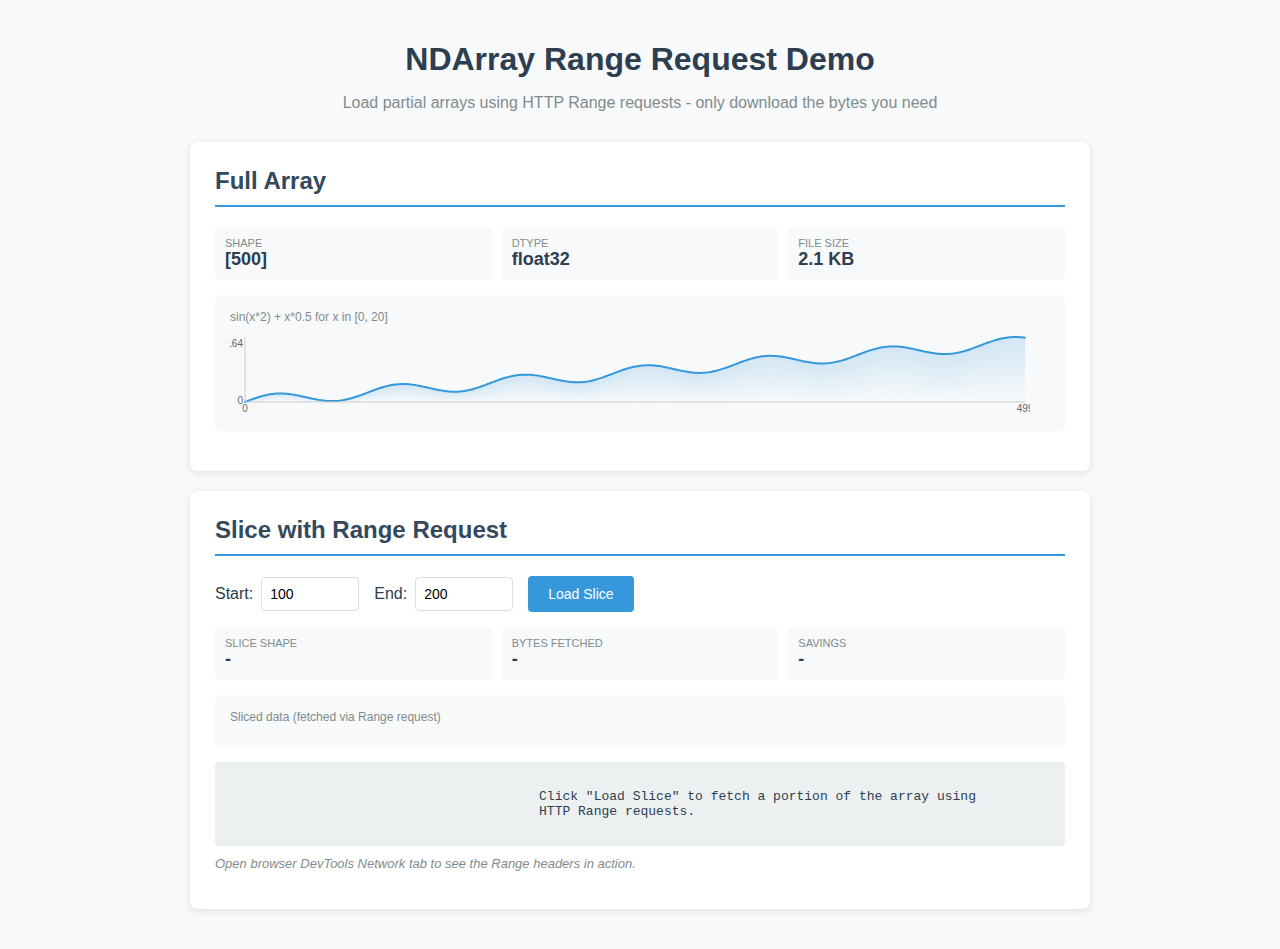
<file: docs/array.html>
<!doctype html>
<html lang="en">
	<head>
		<meta charset="UTF-8" />
		<meta name="viewport" content="width=device-width, initial-scale=1.0" />
		<title>NDArray Range Request Demo</title>
		<style>
			body {
				font-family:
					-apple-system, BlinkMacSystemFont, "Segoe UI", Roboto,
					sans-serif;
				margin: 0;
				padding: 20px;
				background: #f8f9fa;
			}

			.container {
				max-width: 900px;
				margin: 0 auto;
			}

			h1 {
				text-align: center;
				color: #2c3e50;
				margin-bottom: 10px;
			}

			.subtitle {
				text-align: center;
				color: #7f8c8d;
				margin-bottom: 30px;
			}

			.section {
				background: white;
				border-radius: 8px;
				padding: 25px;
				margin-bottom: 20px;
				box-shadow: 0 2px 8px rgba(0, 0, 0, 0.1);
			}

			.section h2 {
				color: #34495e;
				border-bottom: 2px solid #3498db;
				padding-bottom: 10px;
				margin-top: 0;
				margin-bottom: 20px;
			}

			.chart-container {
				background: #f8f9fa;
				border-radius: 4px;
				padding: 15px;
				margin-bottom: 15px;
			}

			.chart-label {
				font-size: 12px;
				color: #7f8c8d;
				margin-bottom: 8px;
			}

			.controls {
				display: flex;
				gap: 15px;
				align-items: center;
				flex-wrap: wrap;
				margin-bottom: 15px;
			}

			.control-group {
				display: flex;
				align-items: center;
				gap: 8px;
			}

			.control-group label {
				font-weight: 500;
				color: #2c3e50;
			}

			input[type="number"] {
				width: 80px;
				padding: 8px;
				border: 1px solid #ddd;
				border-radius: 4px;
				font-size: 14px;
			}

			button {
				padding: 10px 20px;
				background: #3498db;
				color: white;
				border: none;
				border-radius: 4px;
				cursor: pointer;
				font-size: 14px;
				font-weight: 500;
			}

			button:hover {
				background: #2980b9;
			}

			button:disabled {
				background: #bdc3c7;
				cursor: not-allowed;
			}

			.status {
				padding: 12px;
				border-radius: 4px;
				font-family: monospace;
				font-size: 13px;
				background: #ecf0f1;
				color: #2c3e50;
				white-space: pre-wrap;
				word-break: break-all;
			}

			.status.success {
				background: #d5f4e6;
				color: #27ae60;
			}

			.status.error {
				background: #fadbd8;
				color: #c0392b;
			}

			.info-grid {
				display: grid;
				grid-template-columns: repeat(auto-fit, minmax(150px, 1fr));
				gap: 10px;
				margin-bottom: 15px;
			}

			.info-item {
				background: #f8f9fa;
				padding: 10px;
				border-radius: 4px;
			}

			.info-item .label {
				font-size: 11px;
				color: #7f8c8d;
				text-transform: uppercase;
			}

			.info-item .value {
				font-size: 18px;
				font-weight: 600;
				color: #2c3e50;
			}

			.note {
				font-size: 13px;
				color: #7f8c8d;
				font-style: italic;
				margin-top: 10px;
			}
		</style>
	</head>
	<body>
		<div class="container">
			<h1>NDArray Range Request Demo</h1>
			<p class="subtitle">
				Load partial arrays using HTTP Range requests - only download
				the bytes you need
			</p>

			<div class="section">
				<h2>Full Array</h2>
				<div class="info-grid">
					<div class="info-item">
						<div class="label">Shape</div>
						<div class="value" id="full-shape">-</div>
					</div>
					<div class="info-item">
						<div class="label">Dtype</div>
						<div class="value" id="full-dtype">-</div>
					</div>
					<div class="info-item">
						<div class="label">File Size</div>
						<div class="value" id="full-size">-</div>
					</div>
				</div>
				<div class="chart-container">
					<div class="chart-label">
						sin(x*2) + x*0.5 for x in [0, 20]
					</div>
					<div id="full-chart"></div>
				</div>
			</div>

			<div class="section">
				<h2>Slice with Range Request</h2>
				<div class="controls">
					<div class="control-group">
						<label>Start:</label>
						<input type="number" id="start" value="100" min="0" />
					</div>
					<div class="control-group">
						<label>End:</label>
						<input type="number" id="end" value="200" min="1" />
					</div>
					<button id="load-slice">Load Slice</button>
				</div>

				<div class="info-grid">
					<div class="info-item">
						<div class="label">Slice Shape</div>
						<div class="value" id="slice-shape">-</div>
					</div>
					<div class="info-item">
						<div class="label">Bytes Fetched</div>
						<div class="value" id="slice-bytes">-</div>
					</div>
					<div class="info-item">
						<div class="label">Savings</div>
						<div class="value" id="slice-savings">-</div>
					</div>
				</div>

				<div class="chart-container">
					<div class="chart-label">
						Sliced data (fetched via Range request)
					</div>
					<div id="slice-chart"></div>
				</div>

				<div class="status" id="status">
					Click "Load Slice" to fetch a portion of the array using
					HTTP Range requests.
				</div>

				<p class="note">
					Open browser DevTools Network tab to see the Range headers
					in action.
				</p>
			</div>
		</div>

		<script src="src/array.js"></script>
		<script src="src/sparklines.js"></script>
		<script>
			const DEMO_FILE = "demo-array.npy";
			let fullArray = null;
			let totalFileSize = 0;

			async function init() {
				// Check if running via HTTP (required for fetch/Range requests)
				if (window.location.protocol === "file:") {
					document.getElementById("status").textContent =
						"This demo requires HTTP. Run: python -m http.server -d docs";
					document.getElementById("status").className =
						"status error";
					document.getElementById("load-slice").disabled = true;
					return;
				}

				try {
					// Load full array to show comparison
					fullArray = await NDArray.load(DEMO_FILE);

					document.getElementById("full-shape").textContent =
						`[${fullArray.shape.join(", ")}]`;
					document.getElementById("full-dtype").textContent =
						fullArray.dtype;

					// Estimate file size (header ~128 bytes + data)
					totalFileSize = 128 + fullArray.size * 4; // float32 = 4 bytes
					document.getElementById("full-size").textContent =
						formatBytes(totalFileSize);

					// Render full array sparkline
					const fullData = Array.from(fullArray.data);
					document.getElementById("full-chart").innerHTML = sparkline(
						fullData,
						null,
						{
							width: 800,
							height: 80,
							color: "#3498db",
							shading: 0.2,
							xAxis: { line: true, ticks: true },
							yAxis: { line: true, ticks: true },
						},
					);

					// Update max values for inputs
					document.getElementById("start").max =
						fullArray.shape[0] - 1;
					document.getElementById("end").max = fullArray.shape[0];
				} catch (err) {
					document.getElementById("status").textContent =
						`Error loading array: ${err.message}`;
					document.getElementById("status").className =
						"status error";
				}
			}

			async function loadSlice() {
				const start = parseInt(document.getElementById("start").value);
				const end = parseInt(document.getElementById("end").value);
				const statusEl = document.getElementById("status");

				if (start >= end) {
					statusEl.textContent = "Error: start must be less than end";
					statusEl.className = "status error";
					return;
				}

				if (start < 0 || end > fullArray.shape[0]) {
					statusEl.textContent = `Error: range must be within [0, ${fullArray.shape[0]})`;
					statusEl.className = "status error";
					return;
				}

				statusEl.textContent = "Loading slice...";
				statusEl.className = "status";

				try {
					const sliceArr = await NDArray.loadSlice(DEMO_FILE, [
						start,
						end,
					]);

					// Update UI
					document.getElementById("slice-shape").textContent =
						`[${sliceArr.shape.join(", ")}]`;

					const bytesLoaded = sliceArr.size * 4 + 200; // data + headers estimate
					document.getElementById("slice-bytes").textContent =
						formatBytes(bytesLoaded);

					const savings = (
						(1 - bytesLoaded / totalFileSize) *
						100
					).toFixed(1);
					document.getElementById("slice-savings").textContent =
						`${savings}%`;

					// Render slice sparkline
					const sliceData = Array.from(sliceArr.data);
					document.getElementById("slice-chart").innerHTML =
						sparkline(sliceData, null, {
							width: 800,
							height: 80,
							color: "#27ae60",
							shading: 0.2,
							xAxis: { line: true, ticks: true },
							yAxis: { line: true, ticks: true },
						});

					statusEl.textContent =
						`Loaded elements [${start}, ${end}) via Range request.\n` +
						`Range header: bytes=${128 + start * 4}-${128 + end * 4 - 1}`;
					statusEl.className = "status success";
				} catch (err) {
					statusEl.textContent = `Error: ${err.message}`;
					statusEl.className = "status error";
				}
			}

			function formatBytes(bytes) {
				if (bytes < 1024) return bytes + " B";
				if (bytes < 1024 * 1024)
					return (bytes / 1024).toFixed(1) + " KB";
				return (bytes / (1024 * 1024)).toFixed(1) + " MB";
			}

			// Event listeners
			document
				.getElementById("load-slice")
				.addEventListener("click", loadSlice);

			// Initialize on load
			init();
		</script>
	</body>
</html>
</file>
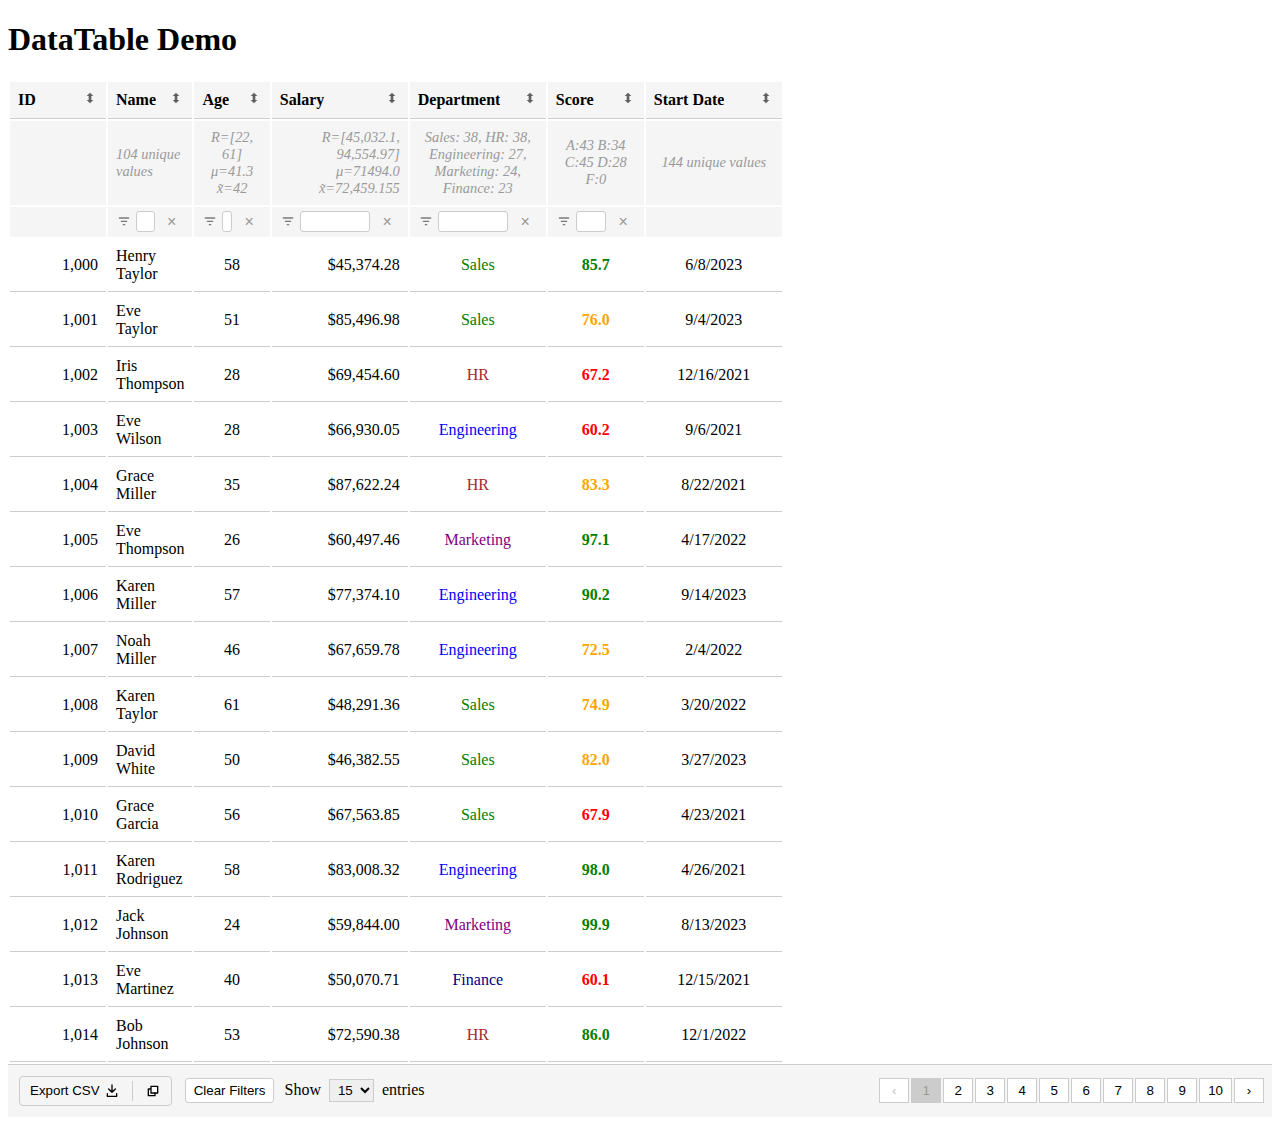
<file: docs/grid.html>
<!doctype html>
<html lang="en">
	<head>
		<meta charset="UTF-8" />
		<meta name="viewport" content="width=device-width, initial-scale=1.0" />
		<title>DataTable Demo</title>
		<style>
			.datatable {
				border-collapse: collapse;
				width: 100%;
			}

			.datatable th,
			.datatable td {
				border: 1px solid #ccc;
				padding: 8px;
			}

			.datatable th {
				background: #f0f0f0;
				cursor: pointer;
			}

			.datatable-filter-input {
				width: 100%;
				border: none;
				padding: 4px;
			}
		</style>
	</head>

	<body>
		<div class="container">
			<h1>DataTable Demo</h1>
			<div id="table-container"></div>
		</div>
		<script src="src/DataFrame.js"></script>
		<script src="src/table.js"></script>
		<script>
			let table = null;

			// Sample data generator
			function generateSampleData(count = 100) {
				const first_names = [
					"Alice",
					"Bob",
					"Carol",
					"David",
					"Eve",
					"Frank",
					"Grace",
					"Henry",
					"Iris",
					"Jack",
					"Karen",
					"Leo",
					"Mia",
					"Noah",
					"Olivia",
				];
				const last_names = [
					"Johnson",
					"Smith",
					"Williams",
					"Brown",
					"Davis",
					"Miller",
					"Wilson",
					"Moore",
					"Taylor",
					"Anderson",
					"White",
					"Garcia",
					"Rodriguez",
					"Thompson",
					"Martinez",
				];
				const names = [];
				for (let i = 0; i < first_names.length; i++) {
					for (let j = 0; j < last_names.length; j++) {
						names.push(first_names[i] + " " + last_names[j]);
					}
				}
				const departments = [
					"Engineering",
					"Marketing",
					"Sales",
					"HR",
					"Finance",
				];

				const data = [];
				for (let i = 0; i < count; i++) {
					data.push({
						id: 1000 + i,
						name: names[Math.floor(Math.random() * names.length)],
						age: Math.floor(Math.random() * 40) + 22,
						salary:
							Math.round((Math.random() * 50000 + 45000) * 100) /
							100,
						department:
							departments[
								Math.floor(Math.random() * departments.length)
							],
						score: Math.round((Math.random() * 40 + 60) * 10) / 10,
						startDate: new Date(
							2020 + Math.floor(Math.random() * 4),
							Math.floor(Math.random() * 12),
							Math.floor(Math.random() * 28) + 1,
						),
					});
				}
				return data;
			}

			// Custom renderers - simple without CSS classes
			const scoreRenderer = (value, row, col) => {
				const color =
					value >= 85 ? "green" : value >= 70 ? "orange" : "red";
				return `<span style="color: ${color}; font-weight: bold;">${value.toFixed(1)}</span>`;
			};

			const departmentRenderer = (value, row, col) => {
				const colors = {
					Engineering: "blue",
					Marketing: "purple",
					Sales: "green",
					HR: "brown",
					Finance: "navy",
				};
				const color = colors[value] || "black";
				return `<span style="color: ${color};">${value}</span>`;
			};

			const salaryRenderer = (value, row, col) => {
				return (
					"$" +
					value.toLocaleString("en-US", {
						minimumFractionDigits: 2,
						maximumFractionDigits: 2,
					})
				);
			};

			const dateRenderer = (value, row, col) => {
				return value.toLocaleDateString("en-US");
			};

			// Initialize with sample data
			function loadSampleData() {
				const data = generateSampleData(150);
				const columns = [
					{
						key: "id",
						label: "ID",
						type: "number",
						width: "80px",
						align: "right",
						filterable: false,
						infoFunction: () => "",
					}, // Disable filtering and info for ID
					{
						key: "name",
						label: "Name",
						type: "string",
						width: "1px",
						filterTooltip:
							'Filter names (prefix with ^ for "starts with")',
						filterFunction: (input) => {
							// Custom filter: case-insensitive with "starts with" support
							const searchTerm = input.toLowerCase().trim();
							if (!searchTerm) return () => true;

							// Support "starts with" using ^ prefix
							if (searchTerm.startsWith("^")) {
								const term = searchTerm.substring(1);
								return (value) =>
									String(value)
										.toLowerCase()
										.startsWith(term);
							}

							// Default: case-insensitive contains
							return (value) =>
								String(value)
									.toLowerCase()
									.includes(searchTerm);
						},
					},
					{
						key: "age",
						label: "Age",
						type: "number",
						width: "20px",
						align: "center",
						filterTooltip:
							"Filter by age: use >, <, >=, <=, ==, != (e.g., >30, <=45)",
					},
					{
						key: "salary",
						label: "Salary",
						type: "number",
						width: "120px",
						align: "right",
						renderer: salaryRenderer,
						filterTooltip:
							"Filter by salary: use operators (e.g., >50000, <=75000)",
					},
					{
						key: "department",
						label: "Department",
						type: "string",
						width: "120px",
						align: "center",
						renderer: departmentRenderer,
						filterTooltip:
							"Filter by department (try abbreviations: eng, mkt, fin)",
						filterFunction: (input) => {
							// Custom filter: match department abbreviations
							const searchTerm = input.toLowerCase().trim();
							if (!searchTerm) return () => true;

							// Map common abbreviations to full names
							const abbrevMap = {
								eng: "engineering",
								mkt: "marketing",
								fin: "finance",
							};

							const normalizedSearch =
								abbrevMap[searchTerm] || searchTerm;

							return (value) => {
								const dept = String(value).toLowerCase();
								return dept.includes(normalizedSearch);
							};
						},
						infoFunction: (columnData, col) => {
							// Custom info function for departments: show distribution
							const deptCounts = {};
							columnData.forEach((dept) => {
								deptCounts[dept] = (deptCounts[dept] || 0) + 1;
							});
							const sorted = Object.entries(deptCounts).sort(
								(a, b) => b[1] - a[1],
							);
							return sorted
								.map(([dept, count]) => `${dept}: ${count}`)
								.join(", ");
						},
					},
					{
						key: "score",
						label: "Score",
						type: "number",
						width: "80px",
						align: "center",
						renderer: scoreRenderer,
						filterTooltip:
							"Filter scores: use operators or letter grades (A, B, C, D, F)",
						filterFunction: (input) => {
							// Custom filter: support letter grades
							const trimmed = input.trim().toUpperCase();

							// Support letter grades
							const gradeRanges = {
								A: [90, 100],
								B: [80, 89.9],
								C: [70, 79.9],
								D: [60, 69.9],
								F: [0, 59.9],
							};

							if (gradeRanges[trimmed]) {
								const [min, max] = gradeRanges[trimmed];
								return (value) => value >= min && value <= max;
							}

							// Fall back to default number filtering
							return null; // Let the default number filter handle it
						},
						infoFunction: (columnData, col) => {
							// Custom info function for scores: show grade distribution
							const grades = { A: 0, B: 0, C: 0, D: 0, F: 0 };
							columnData.forEach((score) => {
								if (score >= 90) grades.A++;
								else if (score >= 80) grades.B++;
								else if (score >= 70) grades.C++;
								else if (score >= 60) grades.D++;
								else grades.F++;
							});
							return `A:${grades.A} B:${grades.B} C:${grades.C} D:${grades.D} F:${grades.F}`;
						},
					},
					{
						key: "startDate",
						label: "Start Date",
						type: "date",
						width: "120px",
						align: "center",
						renderer: dateRenderer,
						filterable: false,
					},
				];

				table = new DataTable("#table-container", {
					data: data,
					columns: columns,
					pageSize: 15,
					pageSizeOptions: [5, 15, 30, 50],
					showFilters: true, // Enable filter row (default is true)
					showInfo: true, // Enable info row (default is false)
				});
			}

			// Load sample data on page load
			loadSampleData();
		</script>
	</body>
</html>
</file>
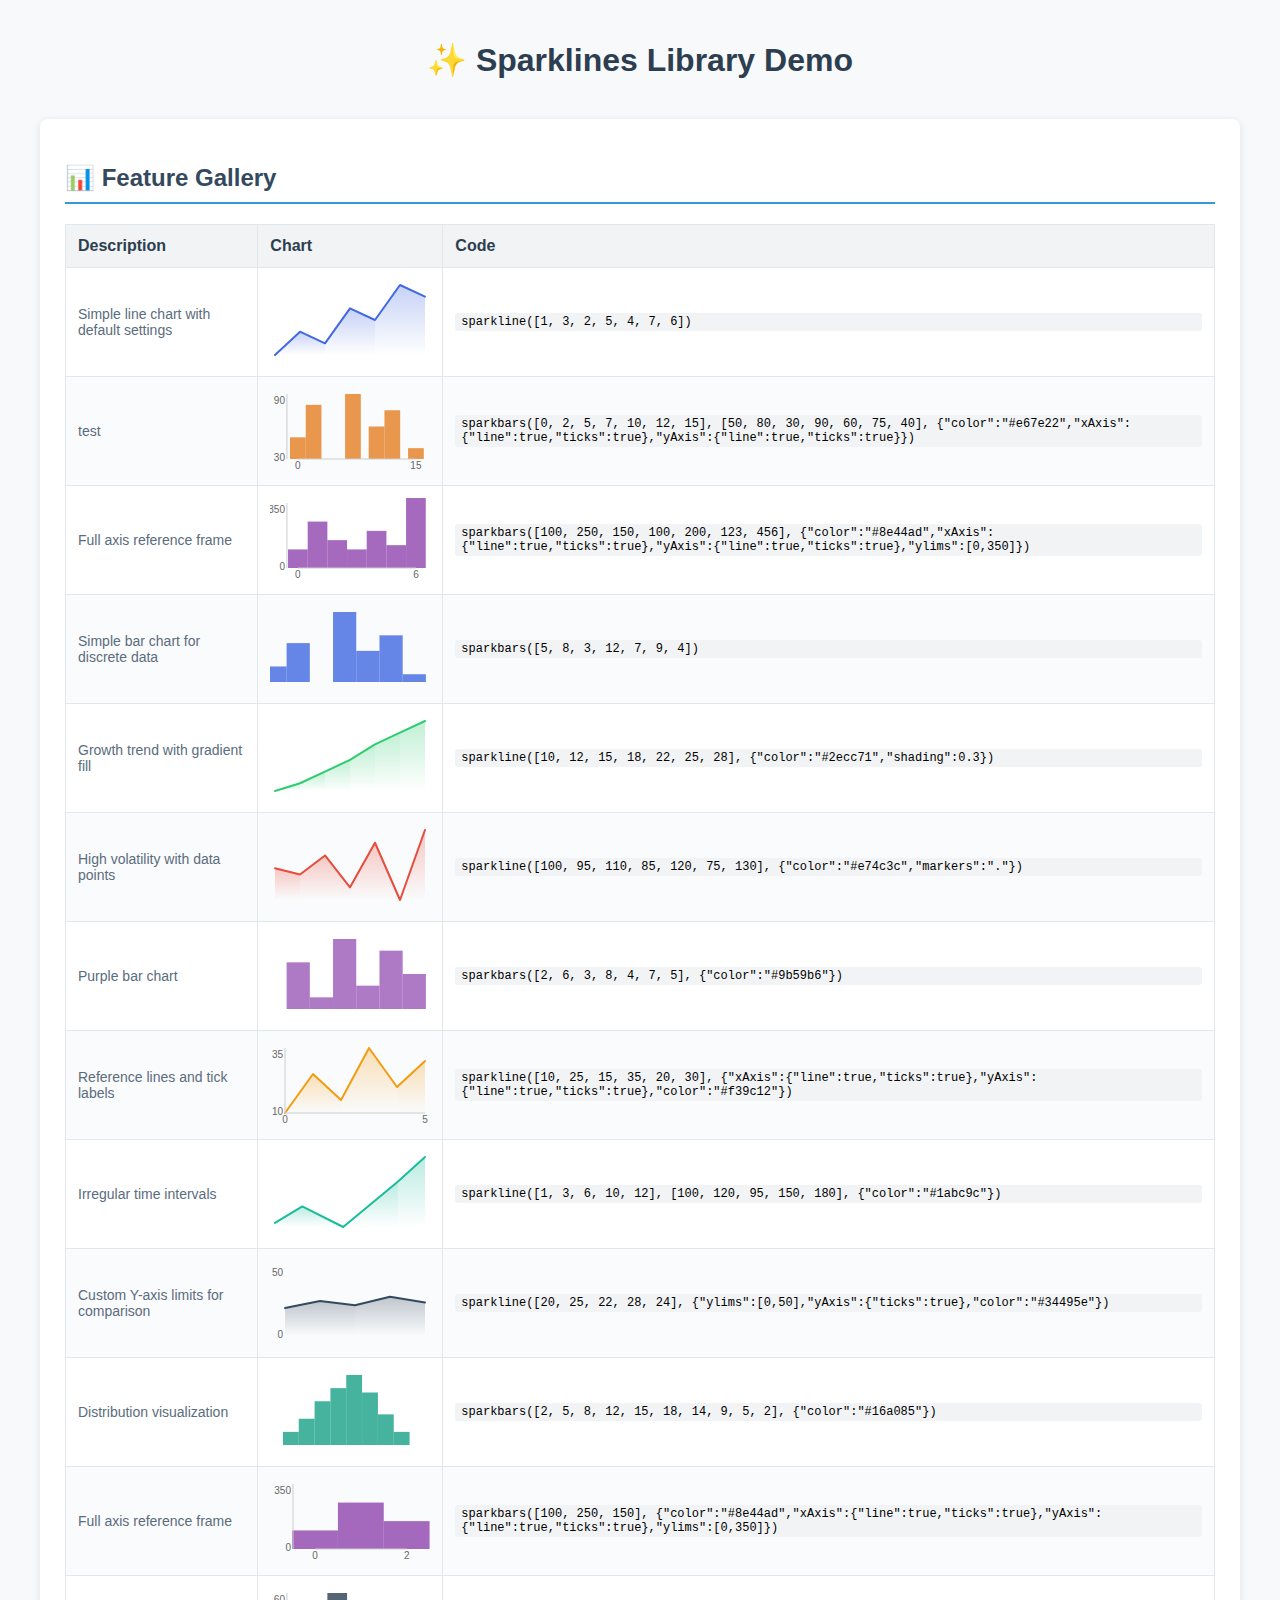
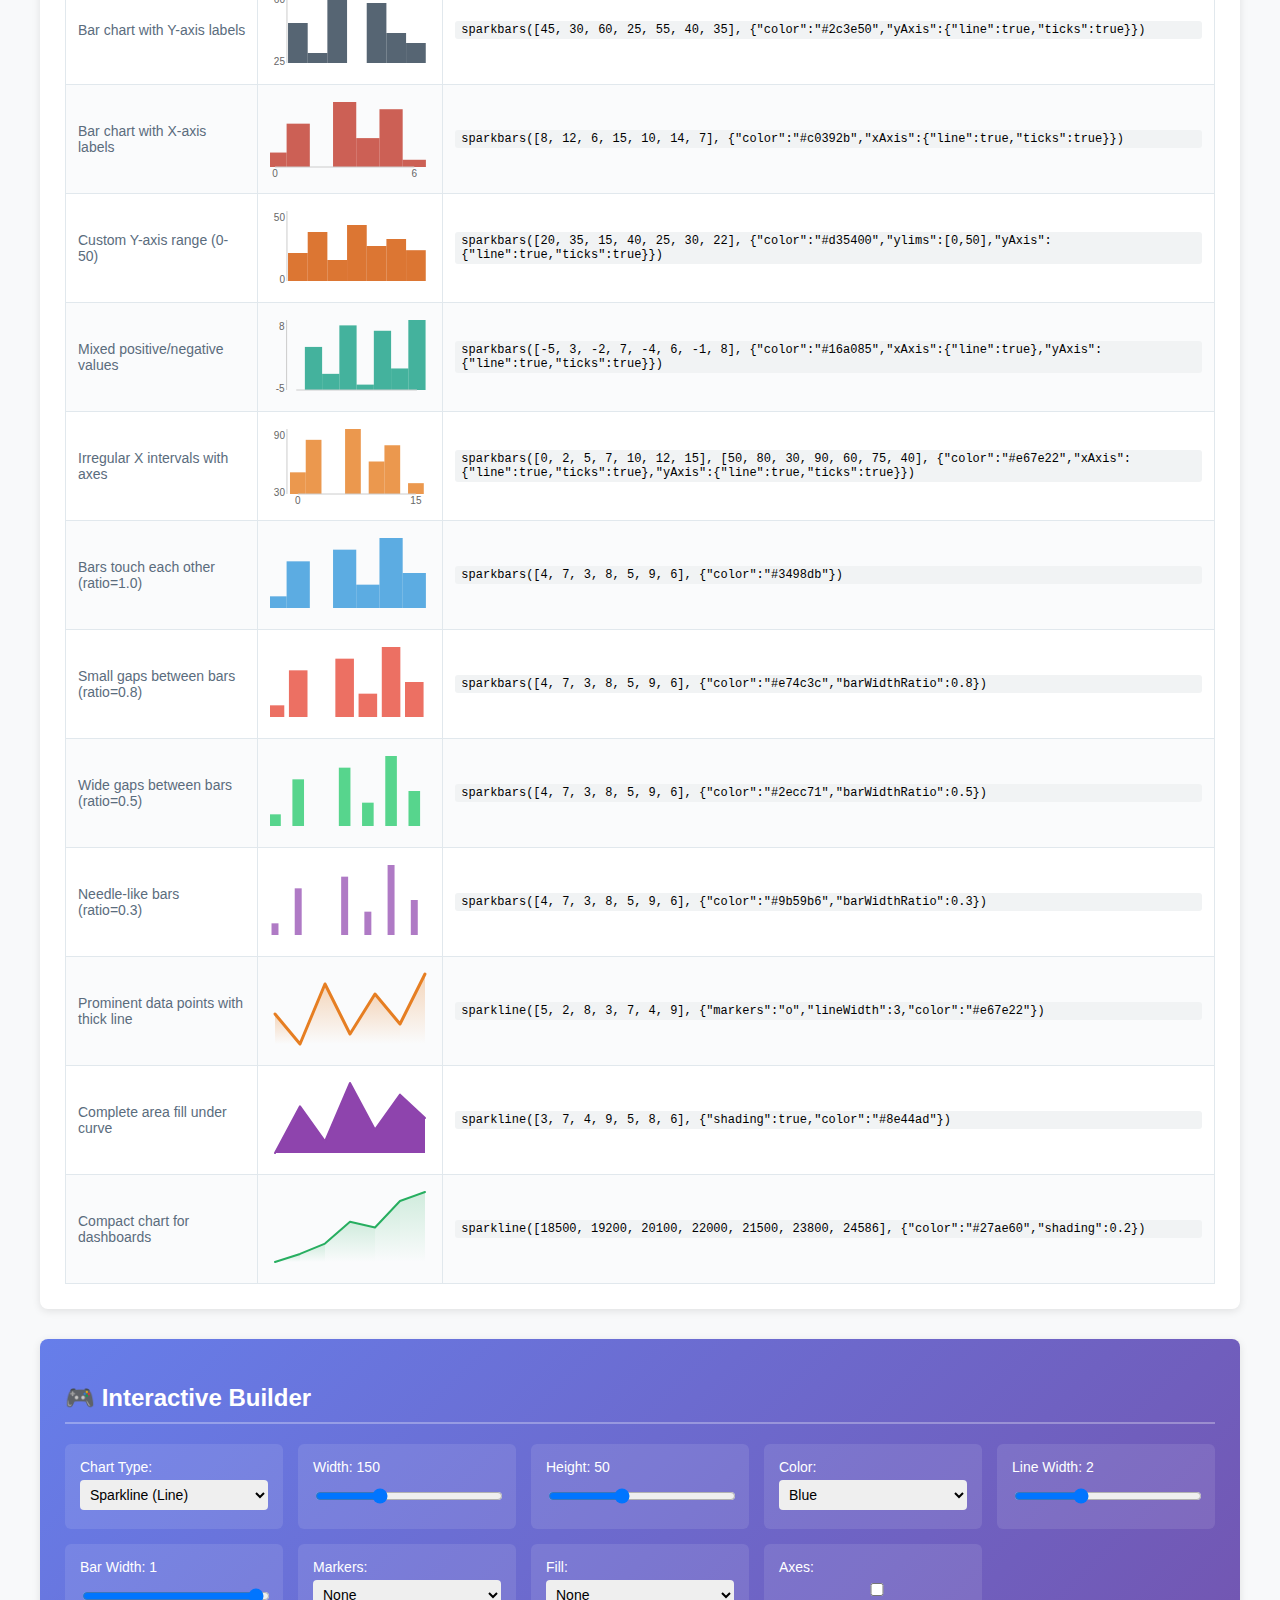
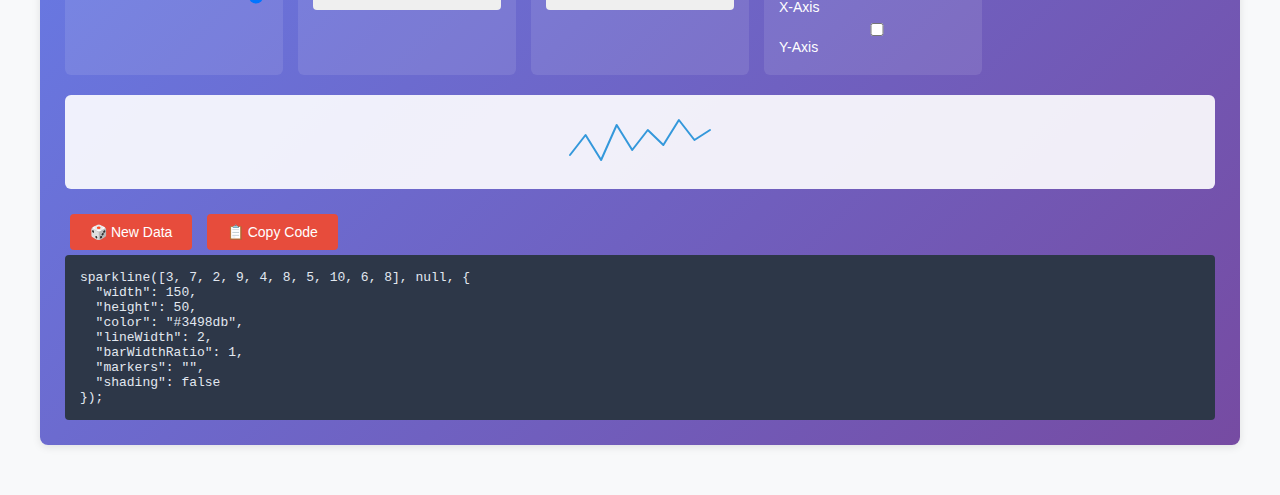
<file: docs/sparklines.html>
<!doctype html>
<html lang="en">
	<head>
		<meta charset="UTF-8" />
		<meta name="viewport" content="width=device-width, initial-scale=1.0" />
		<title>Sparklines Demo</title>
		<style>
			body {
				font-family:
					-apple-system, BlinkMacSystemFont, "Segoe UI", Roboto,
					sans-serif;
				margin: 0;
				padding: 20px;
				background: #f8f9fa;
			}

			.container {
				max-width: 1200px;
				margin: 0 auto;
			}

			h1 {
				text-align: center;
				color: #2c3e50;
				margin-bottom: 40px;
			}

			.section {
				background: white;
				border-radius: 8px;
				padding: 25px;
				margin-bottom: 30px;
				box-shadow: 0 2px 8px rgba(0, 0, 0, 0.1);
			}

			.section h2 {
				color: #34495e;
				border-bottom: 2px solid #3498db;
				padding-bottom: 10px;
				margin-bottom: 20px;
			}

			/* Gallery Table */
			.gallery-table {
				width: 100%;
				border-collapse: collapse;
			}

			.gallery-table th {
				background: #f1f3f4;
				padding: 12px;
				text-align: left;
				font-weight: 600;
				color: #2c3e50;
				border: 1px solid #e1e8ed;
			}

			.gallery-table td {
				padding: 12px;
				border: 1px solid #e1e8ed;
				vertical-align: middle;
			}

			.gallery-table tr:nth-child(even) {
				background: #fafbfc;
			}

			.description {
				font-size: 14px;
				color: #5a6c7d;
			}

			.code {
				font-family: monospace;
				background: #f1f3f4;
				padding: 2px 6px;
				border-radius: 3px;
				font-size: 12px;
			}

			/* Interactive Section */
			.interactive {
				background: linear-gradient(135deg, #667eea 0%, #764ba2 100%);
				color: white;
			}

			.interactive h2 {
				color: white;
				border-bottom-color: rgba(255, 255, 255, 0.3);
			}

			.controls {
				display: grid;
				grid-template-columns: repeat(auto-fit, minmax(200px, 1fr));
				gap: 15px;
				margin-bottom: 20px;
			}

			.control-group {
				background: rgba(255, 255, 255, 0.1);
				padding: 15px;
				border-radius: 6px;
			}

			.control-group label {
				display: block;
				margin-bottom: 5px;
				font-size: 14px;
				font-weight: 500;
			}

			input,
			select {
				width: 100%;
				padding: 6px;
				border: none;
				border-radius: 4px;
				font-size: 14px;
				box-sizing: border-box;
			}

			button {
				background: #e74c3c;
				color: white;
				border: none;
				padding: 10px 20px;
				border-radius: 4px;
				cursor: pointer;
				font-size: 14px;
				margin: 5px;
			}

			button:hover {
				background: #c0392b;
			}

			#interactive-chart {
				background: rgba(255, 255, 255, 0.9);
				padding: 20px;
				border-radius: 6px;
				text-align: center;
				margin: 20px 0;
			}

			.code-output {
				background: #2d3748;
				color: #e2e8f0;
				padding: 15px;
				border-radius: 4px;
				font-family: monospace;
				font-size: 13px;
				white-space: pre;
				overflow-x: auto;
			}
		</style>
	</head>
	<body>
		<div class="container">
			<h1>✨ Sparklines Library Demo</h1>

			<!-- Gallery Section -->
			<div class="section">
				<h2>📊 Feature Gallery</h2>
				<table class="gallery-table">
					<thead>
						<tr>
							<th>Description</th>
							<th>Chart</th>
							<th>Code</th>
						</tr>
					</thead>
					<tbody id="gallery-table">
						<!-- Generated from JavaScript -->
					</tbody>
				</table>
			</div>

			<!-- Interactive Builder -->
			<div class="section interactive">
				<h2>🎮 Interactive Builder</h2>

				<div class="controls">
					<div class="control-group">
						<label>Chart Type:</label>
						<select id="chartType">
							<option value="line">Sparkline (Line)</option>
							<option value="bar">Sparkbars (Bar)</option>
						</select>
					</div>

					<div class="control-group">
						<label>Width: <span id="width-value">150</span></label>
						<input
							type="range"
							id="width"
							min="80"
							max="300"
							value="150"
						/>
					</div>

					<div class="control-group">
						<label>Height: <span id="height-value">50</span></label>
						<input
							type="range"
							id="height"
							min="20"
							max="100"
							value="50"
						/>
					</div>

					<div class="control-group">
						<label>Color:</label>
						<select id="color">
							<option value="#3498db">Blue</option>
							<option value="#e74c3c">Red</option>
							<option value="#2ecc71">Green</option>
							<option value="#9b59b6">Purple</option>
							<option value="#f39c12">Orange</option>
						</select>
					</div>

					<div class="control-group">
						<label
							>Line Width:
							<span id="lineWidth-value">2</span></label
						>
						<input
							type="range"
							id="lineWidth"
							min="0.5"
							max="5"
							step="0.5"
							value="2"
						/>
					</div>

					<div class="control-group">
						<label
							>Bar Width:
							<span id="barWidthRatio-value">1</span></label
						>
						<input
							type="range"
							id="barWidthRatio"
							min="0.3"
							max="1"
							step="0.1"
							value="1"
						/>
					</div>

					<div class="control-group">
						<label>Markers:</label>
						<select id="markers">
							<option value="">None</option>
							<option value=".">Small Dots</option>
							<option value="o">Large Dots</option>
						</select>
					</div>

					<div class="control-group">
						<label>Fill:</label>
						<select id="shading">
							<option value="false">None</option>
							<option value="true">Solid</option>
							<option value="0.3">Light Gradient</option>
							<option value="0.6">Heavy Gradient</option>
						</select>
					</div>

					<div class="control-group">
						<label>Axes:</label>
						<label
							><input type="checkbox" id="xAxis" /> X-Axis</label
						>
						<label
							><input type="checkbox" id="yAxis" /> Y-Axis</label
						>
					</div>
				</div>

				<div id="interactive-chart"></div>

				<div>
					<button onclick="generateNewData()">🎲 New Data</button>
					<button onclick="copyCode()">📋 Copy Code</button>
				</div>

				<div class="code-output" id="generated-code"></div>
			</div>
		</div>

		<script src="src/sparklines.js"></script>
		<script>
			// Gallery examples configuration
			const examples = [
				{
					data: [1, 3, 2, 5, 4, 7, 6],
					func: "sparkline",
					options: {},
					description: "Simple line chart with default settings",
				},
				{
					data: [
						[0, 2, 5, 7, 10, 12, 15],
						[50, 80, 30, 90, 60, 75, 40],
					],
					func: "sparkbars",
					options: {
						color: "#e67e22",
						xAxis: { line: true, ticks: true },
						yAxis: { line: true, ticks: true },
					},
					description: "test",
				},
				{
					data: [100, 250, 150, 100, 200, 123, 456],
					func: "sparkbars",
					options: {
						color: "#8e44ad",
						xAxis: { line: true, ticks: true },
						yAxis: { line: true, ticks: true },

						ylims: [0, 350],
					},
					description: "Full axis reference frame",
				},
				{
					data: [5, 8, 3, 12, 7, 9, 4],
					func: "sparkbars",
					options: {},
					description: "Simple bar chart for discrete data",
				},
				{
					data: [10, 12, 15, 18, 22, 25, 28],
					func: "sparkline",
					options: { color: "#2ecc71", shading: 0.3 },
					description: "Growth trend with gradient fill",
				},
				{
					data: [100, 95, 110, 85, 120, 75, 130],
					func: "sparkline",
					options: { color: "#e74c3c", markers: "." },
					description: "High volatility with data points",
				},
				{
					data: [2, 6, 3, 8, 4, 7, 5],
					func: "sparkbars",
					options: { color: "#9b59b6" },
					description: "Purple bar chart",
				},
				{
					data: [10, 25, 15, 35, 20, 30],
					func: "sparkline",
					options: {
						xAxis: { line: true, ticks: true },
						yAxis: { line: true, ticks: true },
						color: "#f39c12",
					},
					description: "Reference lines and tick labels",
				},
				{
					data: [
						[1, 3, 6, 10, 12],
						[100, 120, 95, 150, 180],
					],
					func: "sparkline",
					options: { color: "#1abc9c" },
					description: "Irregular time intervals",
				},
				{
					data: [20, 25, 22, 28, 24],
					func: "sparkline",
					options: {
						ylims: [0, 50],
						yAxis: { ticks: true },
						color: "#34495e",
					},
					description: "Custom Y-axis limits for comparison",
				},
				{
					data: [2, 5, 8, 12, 15, 18, 14, 9, 5, 2],
					func: "sparkbars",
					options: { color: "#16a085" },
					description: "Distribution visualization",
				},
				{
					data: [100, 250, 150],
					func: "sparkbars",
					options: {
						color: "#8e44ad",
						xAxis: { line: true, ticks: true },
						yAxis: { line: true, ticks: true },

						ylims: [0, 350],
					},
					description: "Full axis reference frame",
				},
				{
					data: [45, 30, 60, 25, 55, 40, 35],
					func: "sparkbars",
					options: {
						color: "#2c3e50",
						yAxis: { line: true, ticks: true },
					},
					description: "Bar chart with Y-axis labels",
				},
				{
					data: [8, 12, 6, 15, 10, 14, 7],
					func: "sparkbars",
					options: {
						color: "#c0392b",
						xAxis: { line: true, ticks: true },
					},
					description: "Bar chart with X-axis labels",
				},
				{
					data: [20, 35, 15, 40, 25, 30, 22],
					func: "sparkbars",
					options: {
						color: "#d35400",
						ylims: [0, 50],
						yAxis: { line: true, ticks: true },
					},
					description: "Custom Y-axis range (0-50)",
				},
				{
					data: [-5, 3, -2, 7, -4, 6, -1, 8],
					func: "sparkbars",
					options: {
						color: "#16a085",
						xAxis: { line: true },
						yAxis: { line: true, ticks: true },
					},
					description: "Mixed positive/negative values",
				},
				{
					data: [
						[0, 2, 5, 7, 10, 12, 15],
						[50, 80, 30, 90, 60, 75, 40],
					],
					func: "sparkbars",
					options: {
						color: "#e67e22",
						xAxis: { line: true, ticks: true },
						yAxis: { line: true, ticks: true },
					},
					description: "Irregular X intervals with axes",
				},
				{
					data: [4, 7, 3, 8, 5, 9, 6],
					func: "sparkbars",
					options: {
						color: "#3498db",
					},
					description: "Bars touch each other (ratio=1.0)",
				},
				{
					data: [4, 7, 3, 8, 5, 9, 6],
					func: "sparkbars",
					options: {
						color: "#e74c3c",
						barWidthRatio: 0.8,
					},
					description: "Small gaps between bars (ratio=0.8)",
				},
				{
					data: [4, 7, 3, 8, 5, 9, 6],
					func: "sparkbars",
					options: {
						color: "#2ecc71",
						barWidthRatio: 0.5,
					},
					description: "Wide gaps between bars (ratio=0.5)",
				},
				{
					data: [4, 7, 3, 8, 5, 9, 6],
					func: "sparkbars",
					options: {
						color: "#9b59b6",
						barWidthRatio: 0.3,
					},
					description: "Needle-like bars (ratio=0.3)",
				},
				{
					data: [5, 2, 8, 3, 7, 4, 9],
					func: "sparkline",
					options: { markers: "o", lineWidth: 3, color: "#e67e22" },
					description: "Prominent data points with thick line",
				},
				{
					data: [3, 7, 4, 9, 5, 8, 6],
					func: "sparkline",
					options: { shading: true, color: "#8e44ad" },
					description: "Complete area fill under curve",
				},
				{
					data: [18500, 19200, 20100, 22000, 21500, 23800, 24586],
					func: "sparkline",
					options: { color: "#27ae60", shading: 0.2 },
					description: "Compact chart for dashboards",
				},
			];

			// Interactive demo data
			let interactiveData = [3, 7, 2, 9, 4, 8, 5, 10, 6, 8];

			// Generate gallery table
			function generateGallery() {
				const tbody = document.getElementById("gallery-table");

				examples.forEach((example) => {
					const row = tbody.insertRow();

					// Description
					const descCell = row.insertCell();
					descCell.innerHTML = `<div class="description">${example.description}</div>`;

					// Chart
					const chartCell = row.insertCell();
					let chart;
					if (Array.isArray(example.data[0])) {
						// Custom X values
						chart = window[example.func](
							example.data[0],
							example.data[1],
							example.options,
						);
					} else {
						// Regular data
						chart = window[example.func](
							example.data,
							null,
							example.options,
						);
					}
					chartCell.innerHTML = chart;

					// Code
					const codeCell = row.insertCell();
					let codeStr;
					if (Array.isArray(example.data[0])) {
						codeStr = `${example.func}([${example.data[0].join(", ")}], [${example.data[1].join(", ")}]`;
					} else {
						codeStr = `${example.func}([${example.data.join(", ")}]`;
					}

					if (Object.keys(example.options).length > 0) {
						codeStr += `, ${JSON.stringify(example.options)})`;
					} else {
						codeStr += ")";
					}
					codeCell.innerHTML = `<div class="code">${codeStr}</div>`;
				});
			}

			// Interactive demo functions
			function updateInteractiveChart() {
				const chartType = document.getElementById("chartType").value;
				const width = parseInt(document.getElementById("width").value);
				const height = parseInt(
					document.getElementById("height").value,
				);
				const color = document.getElementById("color").value;
				const lineWidth = parseFloat(
					document.getElementById("lineWidth").value,
				);
				const barWidthRatio = parseFloat(
					document.getElementById("barWidthRatio").value,
				);
				const markers = document.getElementById("markers").value;
				const shading =
					document.getElementById("shading").value === "false"
						? false
						: document.getElementById("shading").value === "true"
							? true
							: parseFloat(
									document.getElementById("shading").value,
								);
				const xAxis = document.getElementById("xAxis").checked;
				const yAxis = document.getElementById("yAxis").checked;

				const options = {
					width,
					height,
					color,
					lineWidth,
					barWidthRatio,
					markers,
					shading,
				};

				if (xAxis) options.xAxis = { line: true, ticks: true };
				if (yAxis) options.yAxis = { line: true, ticks: true };

				// Generate chart
				const chartFunction =
					chartType === "bar" ? sparkbars : sparkline;
				document.getElementById("interactive-chart").innerHTML =
					chartFunction(interactiveData, null, options);

				// Update value displays
				document.getElementById("width-value").textContent = width;
				document.getElementById("height-value").textContent = height;
				document.getElementById("lineWidth-value").textContent =
					lineWidth;
				document.getElementById("barWidthRatio-value").textContent =
					barWidthRatio;

				// Generate code
				updateCode(chartType, options);
			}

			function updateCode(chartType, options) {
				const functionName =
					chartType === "bar" ? "sparkbars" : "sparkline";
				let code = `${functionName}([${interactiveData.join(", ")}], null`;

				if (Object.keys(options).length > 0) {
					code += `, ${JSON.stringify(options, null, 2)}`;
				}
				code += ");";

				document.getElementById("generated-code").textContent = code;
			}

			function generateNewData() {
				interactiveData = Array.from(
					{ length: 10 },
					() => Math.floor(Math.random() * 10) + 1,
				);
				updateInteractiveChart();
			}

			function copyCode() {
				const code =
					document.getElementById("generated-code").textContent;
				navigator.clipboard.writeText(code).then(() => {
					alert("Code copied to clipboard!");
				});
			}

			// Event listeners
			function setupControls() {
				const controls = [
					"width",
					"height",
					"lineWidth",
					"barWidthRatio",
				];
				controls.forEach((id) => {
					document
						.getElementById(id)
						.addEventListener("input", updateInteractiveChart);
				});

				const selects = ["chartType", "color", "markers", "shading"];
				selects.forEach((id) => {
					document
						.getElementById(id)
						.addEventListener("change", updateInteractiveChart);
				});

				const checkboxes = ["xAxis", "yAxis"];
				checkboxes.forEach((id) => {
					document
						.getElementById(id)
						.addEventListener("change", updateInteractiveChart);
				});
			}

			// Initialize
			window.addEventListener("DOMContentLoaded", () => {
				generateGallery();
				setupControls();
				updateInteractiveChart();
			});
		</script>
	</body>
</html>
</file>
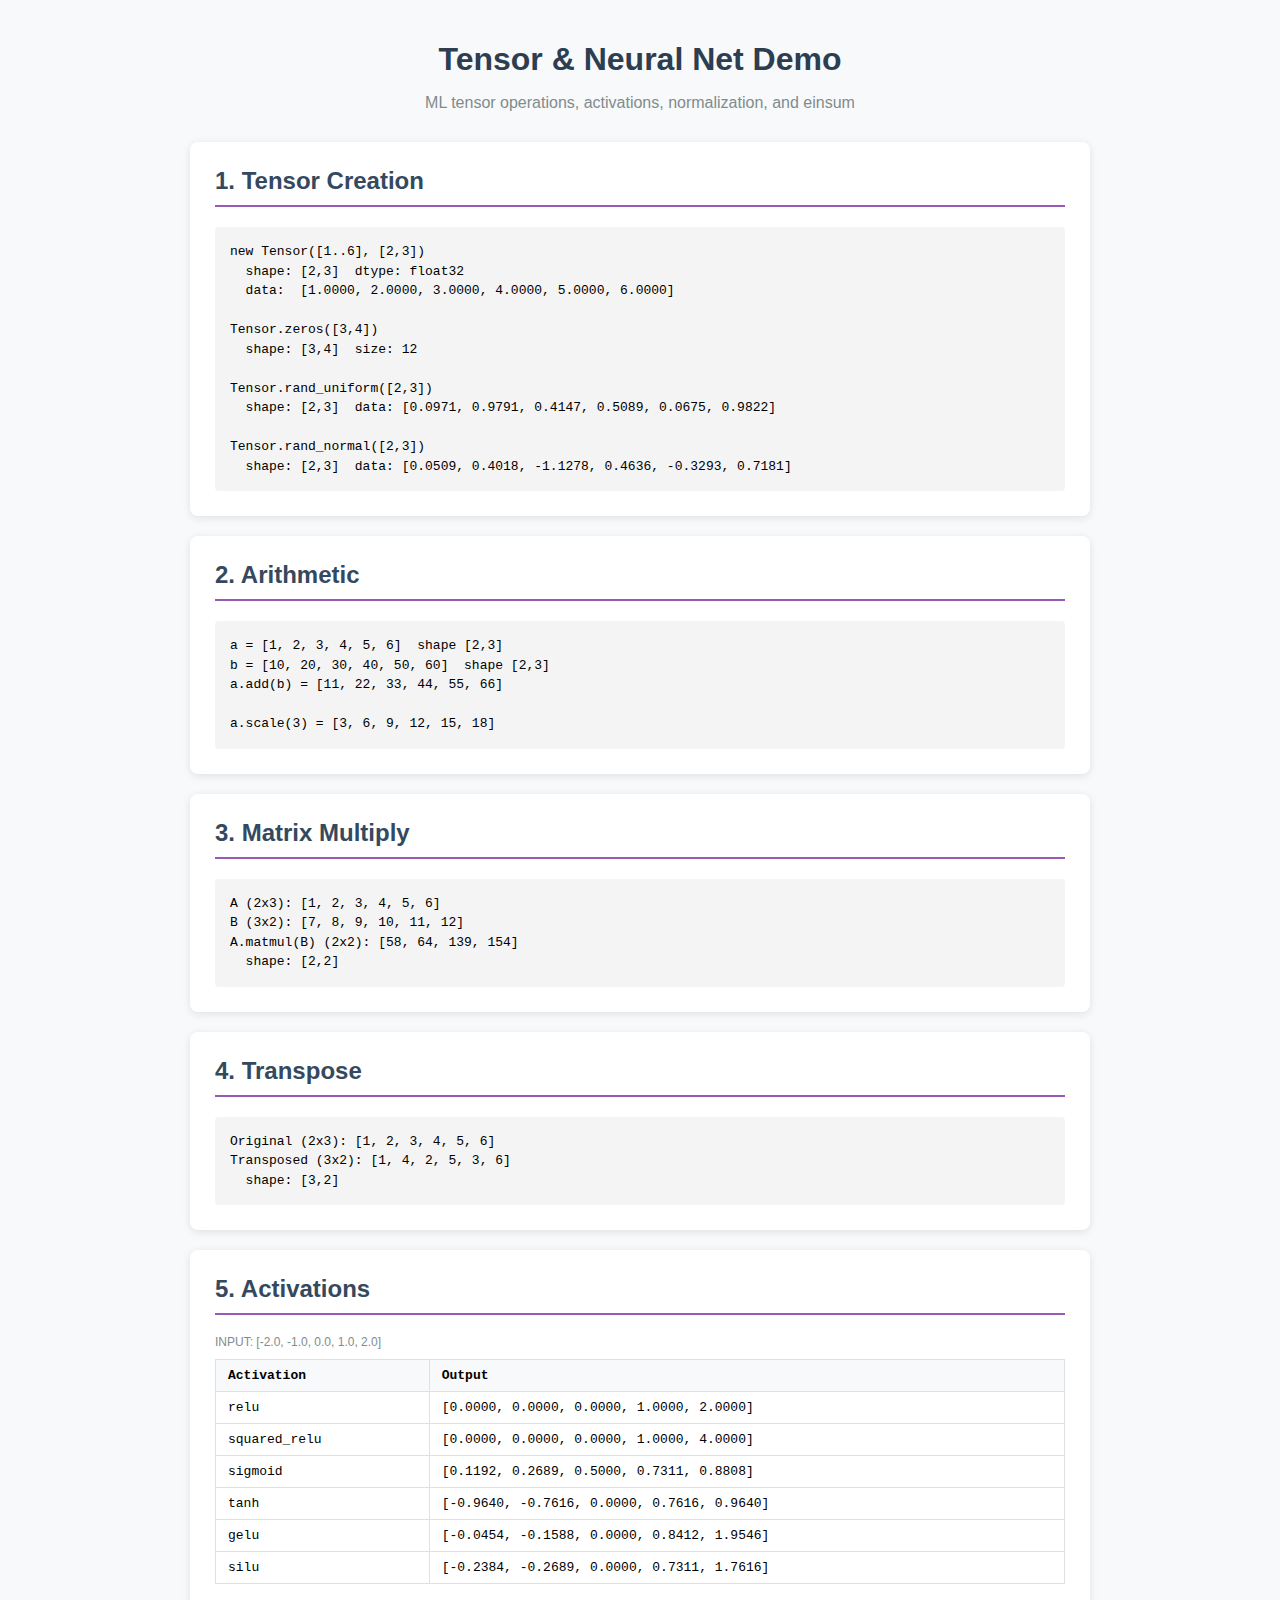
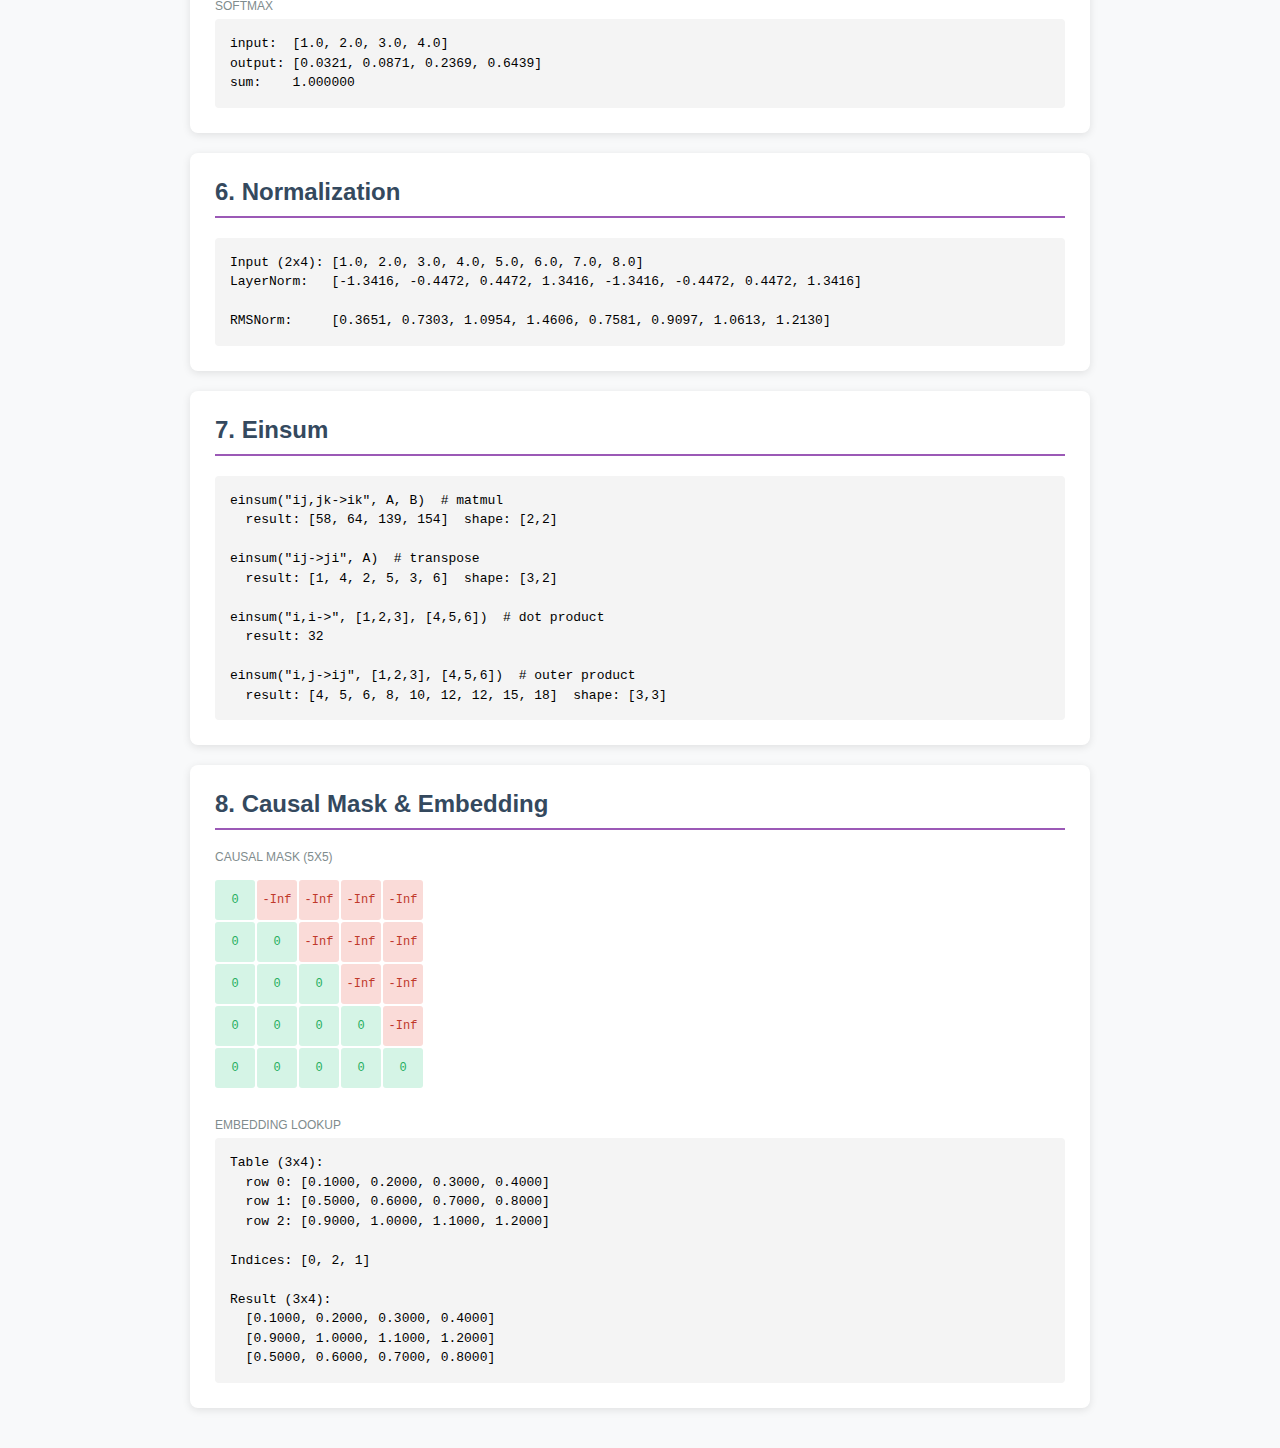
<file: docs/tensor.html>
<!doctype html>
<html lang="en">
	<head>
		<meta charset="UTF-8" />
		<meta name="viewport" content="width=device-width, initial-scale=1.0" />
		<title>Tensor &amp; Neural Net Demo</title>
		<style>
			body {
				font-family:
					-apple-system, BlinkMacSystemFont, "Segoe UI", Roboto,
					sans-serif;
				margin: 0;
				padding: 20px;
				background: #f8f9fa;
			}

			.container {
				max-width: 900px;
				margin: 0 auto;
			}

			h1 {
				text-align: center;
				color: #2c3e50;
				margin-bottom: 10px;
			}

			.subtitle {
				text-align: center;
				color: #7f8c8d;
				margin-bottom: 30px;
			}

			.section {
				background: white;
				border-radius: 8px;
				padding: 25px;
				margin-bottom: 20px;
				box-shadow: 0 2px 8px rgba(0, 0, 0, 0.1);
			}

			.section h2 {
				color: #34495e;
				border-bottom: 2px solid #9b59b6;
				padding-bottom: 10px;
				margin-top: 0;
				margin-bottom: 20px;
			}

			pre {
				background: #f4f4f4;
				border-radius: 4px;
				padding: 15px;
				overflow-x: auto;
				font-size: 13px;
				line-height: 1.5;
				margin: 0;
			}

			.label {
				font-size: 12px;
				color: #7f8c8d;
				text-transform: uppercase;
				margin-bottom: 6px;
			}

			table {
				border-collapse: collapse;
				width: 100%;
				margin: 10px 0;
			}

			th,
			td {
				text-align: left;
				padding: 8px 12px;
				border: 1px solid #e0e0e0;
				font-family: monospace;
				font-size: 13px;
			}

			th {
				background: #f8f9fa;
				font-weight: 600;
			}

			.mask-grid {
				display: inline-grid;
				gap: 2px;
				margin: 10px 0;
			}

			.mask-cell {
				width: 40px;
				height: 40px;
				display: flex;
				align-items: center;
				justify-content: center;
				font-family: monospace;
				font-size: 12px;
				border-radius: 3px;
			}

			.mask-cell.neg {
				background: #fadbd8;
				color: #c0392b;
			}

			.mask-cell.zero {
				background: #d5f4e6;
				color: #27ae60;
			}
		</style>
	</head>
	<body>
		<div class="container">
			<h1>Tensor &amp; Neural Net Demo</h1>
			<p class="subtitle">
				ML tensor operations, activations, normalization, and einsum
			</p>

			<div class="section" id="section-creation">
				<h2>1. Tensor Creation</h2>
				<pre id="out-creation"></pre>
			</div>

			<div class="section" id="section-arithmetic">
				<h2>2. Arithmetic</h2>
				<pre id="out-arithmetic"></pre>
			</div>

			<div class="section" id="section-matmul">
				<h2>3. Matrix Multiply</h2>
				<pre id="out-matmul"></pre>
			</div>

			<div class="section" id="section-transpose">
				<h2>4. Transpose</h2>
				<pre id="out-transpose"></pre>
			</div>

			<div class="section" id="section-activations">
				<h2>5. Activations</h2>
				<div id="out-activations"></div>
			</div>

			<div class="section" id="section-normalization">
				<h2>6. Normalization</h2>
				<pre id="out-normalization"></pre>
			</div>

			<div class="section" id="section-einsum">
				<h2>7. Einsum</h2>
				<pre id="out-einsum"></pre>
			</div>

			<div class="section" id="section-mask-embed">
				<h2>8. Causal Mask &amp; Embedding</h2>
				<div id="out-mask-embed"></div>
			</div>
		</div>

		<script src="src/array.js"></script>
		<script src="src/tensor.js"></script>
		<script>
			function fmt(arr, decimals = 4) {
				return Array.from(arr)
					.map((v) => Number(v).toFixed(decimals))
					.join(", ");
			}

			function runSection(id, fn) {
				try {
					fn();
				} catch (e) {
					console.error(`Section ${id} failed: ${e.message}`);
					const el = document.getElementById(`out-${id}`);
					if (el) el.textContent = `ERROR: ${e.message}`;
				}
			}

			// 1. Creation
			runSection("creation", () => {
				const el = document.getElementById("out-creation");
				const lines = [];

				const t1 = new Tensor([1, 2, 3, 4, 5, 6], [2, 3]);
				lines.push(`new Tensor([1..6], [2,3])`);
				lines.push(`  shape: [${t1.shape}]  dtype: ${t1.dtype}`);
				lines.push(`  data:  [${fmt(t1.data)}]`);
				lines.push("");

				const z = Tensor.zeros([3, 4]);
				lines.push(`Tensor.zeros([3,4])`);
				lines.push(`  shape: [${z.shape}]  size: ${z.size}`);
				lines.push("");

				const u = Tensor.rand_uniform([2, 3]);
				lines.push(`Tensor.rand_uniform([2,3])`);
				lines.push(`  shape: [${u.shape}]  data: [${fmt(u.data)}]`);
				lines.push("");

				const n = Tensor.rand_normal([2, 3]);
				lines.push(`Tensor.rand_normal([2,3])`);
				lines.push(`  shape: [${n.shape}]  data: [${fmt(n.data)}]`);

				el.textContent = lines.join("\n");
			});

			// 2. Arithmetic
			runSection("arithmetic", () => {
				const el = document.getElementById("out-arithmetic");
				const lines = [];

				const a = new Tensor([1, 2, 3, 4, 5, 6], [2, 3]);
				const b = new Tensor([10, 20, 30, 40, 50, 60], [2, 3]);

				const sum = a.add(b);
				lines.push(`a = [${fmt(a.data, 0)}]  shape [${a.shape}]`);
				lines.push(`b = [${fmt(b.data, 0)}]  shape [${b.shape}]`);
				lines.push(`a.add(b) = [${fmt(sum.data, 0)}]`);
				lines.push("");

				const scaled = a.scale(3);
				lines.push(`a.scale(3) = [${fmt(scaled.data, 0)}]`);

				el.textContent = lines.join("\n");
			});

			// 3. Matrix Multiply
			runSection("matmul", () => {
				const el = document.getElementById("out-matmul");
				const lines = [];

				const a = new Tensor([1, 2, 3, 4, 5, 6], [2, 3]);
				const b = new Tensor([7, 8, 9, 10, 11, 12], [3, 2]);
				const c = a.matmul(b);

				lines.push(`A (2x3): [${fmt(a.data, 0)}]`);
				lines.push(`B (3x2): [${fmt(b.data, 0)}]`);
				lines.push(`A.matmul(B) (2x2): [${fmt(c.data, 0)}]`);
				lines.push(`  shape: [${c.shape}]`);

				el.textContent = lines.join("\n");
			});

			// 4. Transpose
			runSection("transpose", () => {
				const el = document.getElementById("out-transpose");
				const lines = [];

				const t = new Tensor([1, 2, 3, 4, 5, 6], [2, 3]);
				const tt = t.transpose();

				lines.push(`Original (2x3): [${fmt(t.data, 0)}]`);
				lines.push(`Transposed (3x2): [${fmt(tt.data, 0)}]`);
				lines.push(`  shape: [${tt.shape}]`);

				el.textContent = lines.join("\n");
			});

			// 5. Activations
			runSection("activations", () => {
				const container = document.getElementById("out-activations");
				const input = new Tensor([-2, -1, 0, 1, 2], [5]);

				const activations = {
					relu: NeuralNet.relu(input),
					squared_relu: NeuralNet.squared_relu(input),
					sigmoid: NeuralNet.sigmoid(input),
					tanh: NeuralNet.tanh(input),
					gelu: NeuralNet.gelu(input),
					silu: NeuralNet.silu(input),
				};

				let html = `<div class="label">Input: [${fmt(input.data, 1)}]</div>`;
				html += "<table><tr><th>Activation</th><th>Output</th></tr>";
				for (const [name, result] of Object.entries(activations)) {
					html += `<tr><td>${name}</td><td>[${fmt(result.data)}]</td></tr>`;
				}
				html += "</table>";

				const softIn = new Tensor([1, 2, 3, 4], [4]);
				const softOut = NeuralNet.softmax(softIn);
				html += `<div class="label" style="margin-top:15px">Softmax</div>`;
				html += `<pre>input:  [${fmt(softIn.data, 1)}]\noutput: [${fmt(softOut.data)}]\nsum:    ${Array.from(
					softOut.data,
				)
					.reduce((a, b) => a + b, 0)
					.toFixed(6)}</pre>`;

				container.innerHTML = html;
			});

			// 6. Normalization
			runSection("normalization", () => {
				const el = document.getElementById("out-normalization");
				const lines = [];

				const t = new Tensor([1, 2, 3, 4, 5, 6, 7, 8], [2, 4]);
				const w = new Tensor([1, 1, 1, 1], [4]);
				const b = new Tensor([0, 0, 0, 0], [4]);

				const ln = NeuralNet.layernorm(t, w, b);
				lines.push(`Input (2x4): [${fmt(t.data, 1)}]`);
				lines.push(`LayerNorm:   [${fmt(ln.data)}]`);
				lines.push("");

				const rms = NeuralNet.rmsnorm(t, w);
				lines.push(`RMSNorm:     [${fmt(rms.data)}]`);

				el.textContent = lines.join("\n");
			});

			// 7. Einsum
			runSection("einsum", () => {
				const el = document.getElementById("out-einsum");
				const lines = [];

				// Matrix multiply
				const a = new Tensor([1, 2, 3, 4, 5, 6], [2, 3]);
				const b = new Tensor([7, 8, 9, 10, 11, 12], [3, 2]);
				const mm = einsum("ij,jk->ik", a, b);
				lines.push(`einsum("ij,jk->ik", A, B)  # matmul`);
				lines.push(
					`  result: [${fmt(mm.data, 0)}]  shape: [${mm.shape}]`,
				);
				lines.push("");

				// Transpose
				const tr = einsum("ij->ji", a);
				lines.push(`einsum("ij->ji", A)  # transpose`);
				lines.push(
					`  result: [${fmt(tr.data, 0)}]  shape: [${tr.shape}]`,
				);
				lines.push("");

				// Dot product
				const v1 = new Tensor([1, 2, 3], [3]);
				const v2 = new Tensor([4, 5, 6], [3]);
				const dot = einsum("i,i->", v1, v2);
				lines.push(`einsum("i,i->", [1,2,3], [4,5,6])  # dot product`);
				lines.push(`  result: ${fmt(dot.data, 0)}`);
				lines.push("");

				// Outer product
				const outer = einsum("i,j->ij", v1, v2);
				lines.push(
					`einsum("i,j->ij", [1,2,3], [4,5,6])  # outer product`,
				);
				lines.push(
					`  result: [${fmt(outer.data, 0)}]  shape: [${outer.shape}]`,
				);

				el.textContent = lines.join("\n");
			});

			// 8. Causal Mask & Embedding
			runSection("mask-embed", () => {
				const container = document.getElementById("out-mask-embed");
				let html = "";

				// Causal mask
				const mask = Tensor.causalMask(5);
				html += `<div class="label">Causal Mask (5x5)</div>`;
				html += `<div class="mask-grid" style="grid-template-columns: repeat(5, 40px)">`;
				for (let i = 0; i < 5; i++) {
					for (let j = 0; j < 5; j++) {
						const val = mask.get(i, j);
						const cls = val === 0 ? "zero" : "neg";
						html += `<div class="mask-cell ${cls}">${val === 0 ? "0" : "-Inf"}</div>`;
					}
				}
				html += `</div>`;

				// Embedding
				html += `<div class="label" style="margin-top:20px">Embedding Lookup</div>`;
				const table = new Tensor(
					[
						0.1, 0.2, 0.3, 0.4, 0.5, 0.6, 0.7, 0.8, 0.9, 1.0, 1.1,
						1.2,
					],
					[3, 4],
				);
				const indices = new NDArray(
					new Int32Array([0, 2, 1]),
					[3],
					"int32",
				);
				const emb = Tensor.embedding(indices, table);
				html += `<pre>`;
				html += `Table (3x4):\n`;
				for (let i = 0; i < 3; i++) {
					html += `  row ${i}: [${fmt(table.get(i, null).data)}]\n`;
				}
				html += `\nIndices: [0, 2, 1]\n`;
				html += `\nResult (3x4):\n`;
				for (let i = 0; i < 3; i++) {
					html += `  [${fmt(emb.get(i, null).data)}]\n`;
				}
				html += `</pre>`;

				container.innerHTML = html;
			});
		</script>
	</body>
</html>
</file>
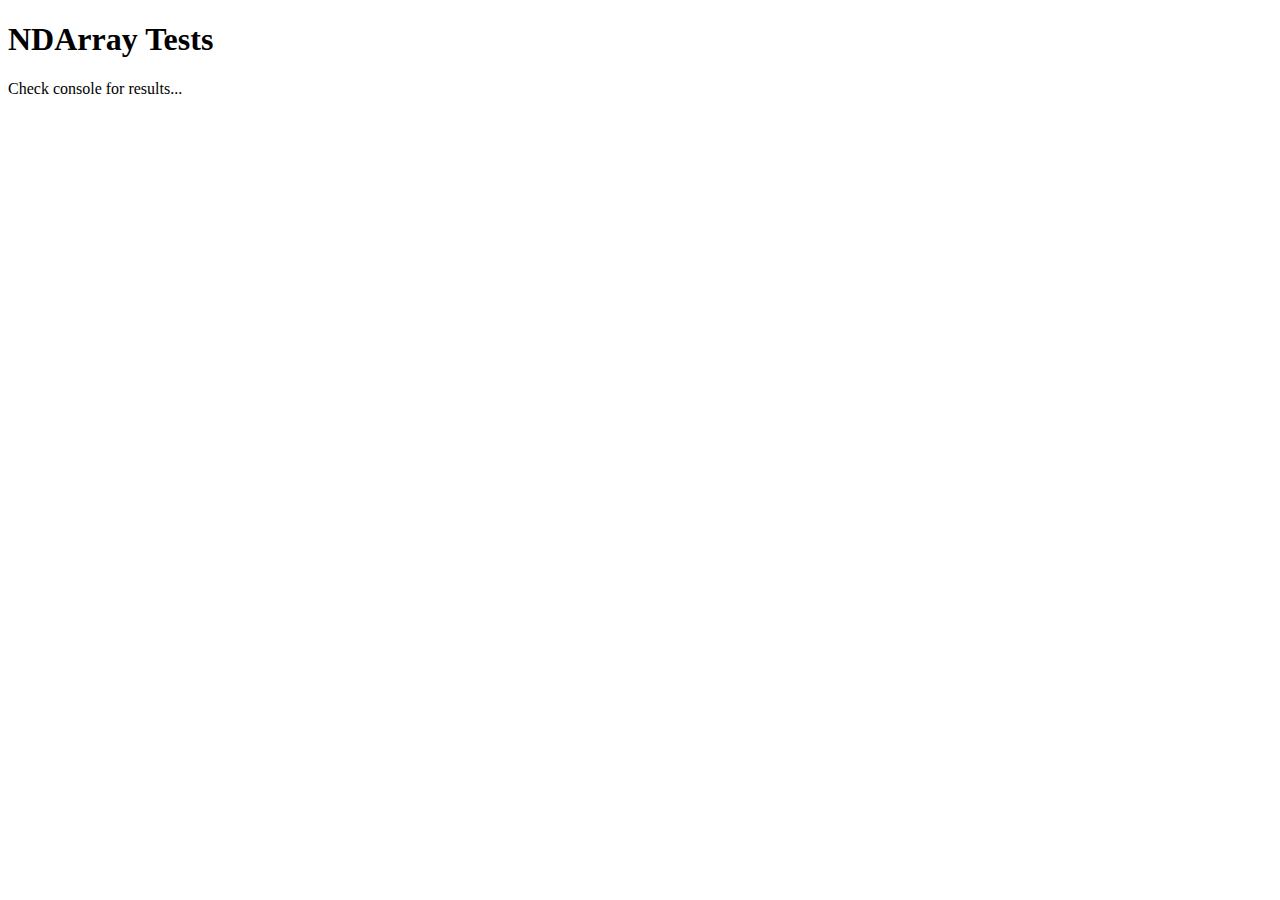
<file: tests/test-array.html>
<!doctype html>
<html>
	<head>
		<meta charset="utf-8" />
		<title>NDArray Tests</title>
	</head>
	<body>
		<h1>NDArray Tests</h1>
		<p>Check console for results...</p>

		<!-- Load test framework -->
		<script src="test-framework.js"></script>

		<!-- Load source file -->
		<script src="../src/array.js"></script>

		<!-- Tests -->
		<script>
			describe("NDArray constructor", () => {
				it("creates 1D array", () => {
					const data = new Float32Array([1, 2, 3]);
					const arr = new NDArray(data, [3], "float32");
					assert.strictEqual(arr.ndim, 1);
					assert.deepStrictEqual(arr.shape, [3]);
					assert.strictEqual(arr.dtype, "float32");
				});

				it("creates 2D array", () => {
					const data = new Float32Array([1, 2, 3, 4]);
					const arr = new NDArray(data, [2, 2], "float32");
					assert.strictEqual(arr.ndim, 2);
					assert.deepStrictEqual(arr.shape, [2, 2]);
				});

				it("validates data length matches shape", () => {
					const data = new Float32Array([1, 2, 3]);
					assert.throws(
						() => new NDArray(data, [2, 2], "float32"),
						/doesn't match shape/,
					);
				});

				it("calculates size from shape", () => {
					const data = new Float32Array([1, 2, 3, 4, 5, 6]);
					const arr = new NDArray(data, [2, 3], "float32");
					assert.strictEqual(arr._size, 6);
				});
			});

			describe("NDArray constructor — shape validation", () => {
				it("rejects negative dimension", () => {
					assert.throws(
						() => new NDArray(new Float32Array(1), [-1], "float32"),
						/Invalid shape dimension/,
					);
				});

				it("rejects NaN dimension", () => {
					assert.throws(
						() =>
							new NDArray(new Float32Array(1), [NaN], "float32"),
						/Invalid shape dimension/,
					);
				});

				it("rejects float dimension", () => {
					assert.throws(
						() =>
							new NDArray(new Float32Array(1), [1.5], "float32"),
						/Invalid shape dimension/,
					);
				});

				it("accepts 0D (scalar) shape", () => {
					const arr = new NDArray(
						new Float32Array([42]),
						[],
						"float32",
					);
					assert.strictEqual(arr.ndim, 0);
					assert.strictEqual(arr.data[0], 42);
				});
			});

			describe("NDArray.get()", () => {
				it("gets single element from 1D array", () => {
					const data = new Float32Array([1, 2, 3]);
					const arr = new NDArray(data, [3], "float32");
					assert.strictEqual(arr.get(0), 1);
					assert.strictEqual(arr.get(1), 2);
					assert.strictEqual(arr.get(2), 3);
				});

				it("gets single element from 2D array", () => {
					const data = new Float32Array([1, 2, 3, 4]);
					const arr = new NDArray(data, [2, 2], "float32");
					assert.strictEqual(arr.get(0, 0), 1);
					assert.strictEqual(arr.get(0, 1), 2);
					assert.strictEqual(arr.get(1, 0), 3);
					assert.strictEqual(arr.get(1, 1), 4);
				});

				it("handles negative indices", () => {
					const data = new Float32Array([1, 2, 3]);
					const arr = new NDArray(data, [3], "float32");
					assert.strictEqual(arr.get(-1), 3);
					assert.strictEqual(arr.get(-2), 2);
				});

				it("throws error for out of bounds index", () => {
					const data = new Float32Array([1, 2, 3]);
					const arr = new NDArray(data, [3], "float32");
					assert.throws(() => arr.get(5), /out of bounds/);
				});

				it("gets slice with null index", () => {
					const data = new Float32Array([1, 2, 3, 4]);
					const arr = new NDArray(data, [2, 2], "float32");
					const slice = arr.get(0, null);
					assert.ok(slice instanceof NDArray);
					assert.strictEqual(slice.shape.length, 1);
					assert.strictEqual(slice.shape[0], 2);
					assertArrayEqual(Array.from(slice.data), [1, 2]);
				});

				it("does not mutate caller's indices array", () => {
					const data = new Float32Array([1, 2, 3, 4]);
					const arr = new NDArray(data, [2, 2], "float32");
					const indices = [-1, 0];
					arr.get(...indices);
					assert.deepStrictEqual(
						indices,
						[-1, 0],
						"caller's array should not be mutated",
					);
				});
			});

			describe("NDArray.set()", () => {
				it("sets single element in 1D array", () => {
					const data = new Float32Array([1, 2, 3]);
					const arr = new NDArray(data, [3], "float32");
					arr.set(1, 99);
					assert.strictEqual(arr.get(1), 99);
				});

				it("sets single element in 2D array", () => {
					const data = new Float32Array([1, 2, 3, 4]);
					const arr = new NDArray(data, [2, 2], "float32");
					arr.set(0, 1, 99);
					assert.strictEqual(arr.get(0, 1), 99);
				});

				it("sets multiple elements with null index", () => {
					const data = new Float32Array([1, 2, 3, 4]);
					const arr = new NDArray(data, [2, 2], "float32");
					arr.set(0, null, 99);
					assert.strictEqual(arr.get(0, 0), 99);
					assert.strictEqual(arr.get(0, 1), 99);
				});

				it("sets multiple elements with array", () => {
					const data = new Float32Array([1, 2, 3, 4]);
					const arr = new NDArray(data, [2, 2], "float32");
					arr.set(0, null, [10, 20]);
					assert.strictEqual(arr.get(0, 0), 10);
					assert.strictEqual(arr.get(0, 1), 20);
				});
			});

			describe("NDArray.toString()", () => {
				it("formats 1D array", () => {
					const data = new Float32Array([1, 2, 3]);
					const arr = new NDArray(data, [3], "float32");
					const str = arr.toString();
					assert.ok(str.includes("1"));
					assert.ok(str.includes("2"));
					assert.ok(str.includes("3"));
				});

				it("formats higher dimensional arrays", () => {
					const data = new Float32Array([1, 2, 3, 4]);
					const arr = new NDArray(data, [2, 2], "float32");
					const str = arr.toString();
					assert.ok(str.includes("2X2"));
					assert.ok(str.includes("float32"));
				});
			});

			describe("NDArray.inferFormat()", () => {
				it("infers array_list_meta", () => {
					const obj = {
						__muutils_format__: "numpy.ndarray:array_list_meta",
						data: [
							[1, 2],
							[3, 4],
						],
					};
					assert.strictEqual(
						NDArray.inferFormat(obj),
						"array_list_meta",
					);
				});

				it("infers array_b64_meta", () => {
					const obj = {
						__muutils_format__: "torch.Tensor:array_b64_meta",
						data: "ABC=",
					};
					assert.strictEqual(
						NDArray.inferFormat(obj),
						"array_b64_meta",
					);
				});

				it("infers array_hex_meta", () => {
					const obj = {
						__muutils_format__: "numpy.ndarray:array_hex_meta",
						data: "deadbeef",
					};
					assert.strictEqual(
						NDArray.inferFormat(obj),
						"array_hex_meta",
					);
				});

				it("infers zero_dim", () => {
					const obj = {
						__muutils_format__: "numpy.ndarray:zero_dim",
						data: 3.14,
					};
					assert.strictEqual(NDArray.inferFormat(obj), "zero_dim");
				});

				it("infers list for plain arrays", () => {
					assert.strictEqual(NDArray.inferFormat([1, 2, 3]), "list");
				});

				it("returns null for plain objects", () => {
					assert.strictEqual(NDArray.inferFormat({}), null);
					assert.strictEqual(
						NDArray.inferFormat({ foo: "bar" }),
						null,
					);
				});

				it("returns null for primitives", () => {
					assert.strictEqual(NDArray.inferFormat(null), null);
					assert.strictEqual(NDArray.inferFormat(42), null);
					assert.strictEqual(NDArray.inferFormat("string"), null);
				});
			});

			describe("NDArray.fromJSON() - array_list_meta", () => {
				it("deserializes array_list_meta format", () => {
					const obj = {
						__muutils_format__: "numpy.ndarray:array_list_meta",
						shape: [2, 3],
						dtype: "float32",
						data: [
							[1.0, 2.0, 3.0],
							[4.0, 5.0, 6.0],
						],
						n_elements: 6,
					};
					const arr = NDArray.fromJSON(obj);
					assert.strictEqual(arr.shape[0], 2);
					assert.strictEqual(arr.shape[1], 3);
					assert.strictEqual(arr.dtype, "float32");
					assertArrayEqual(Array.from(arr.data), [1, 2, 3, 4, 5, 6]);
				});

				it("handles int64 with BigInt", () => {
					const obj = {
						__muutils_format__: "numpy.ndarray:array_list_meta",
						shape: [2],
						dtype: "int64",
						data: [100, 200],
						n_elements: 2,
					};
					const arr = NDArray.fromJSON(obj);
					assert.strictEqual(arr.dtype, "int64");
					assert.strictEqual(arr.data[0], 100n);
					assert.strictEqual(arr.data[1], 200n);
				});
			});

			describe("NDArray.fromJSON() - array_b64_meta", () => {
				it("deserializes array_b64_meta format", () => {
					const obj = {
						__muutils_format__: "numpy.ndarray:array_b64_meta",
						shape: [3],
						dtype: "float32",
						data: "AACAPwAAAEAAAEBA", // [1.0, 2.0, 3.0]
						n_elements: 3,
					};
					const arr = NDArray.fromJSON(obj);
					assert.strictEqual(arr.shape[0], 3);
					assert.strictEqual(arr.dtype, "float32");
					assertArrayEqual(Array.from(arr.data), [1.0, 2.0, 3.0]);
				});

				it("handles different dtypes", () => {
					// uint8: [1, 2, 3]
					const obj = {
						__muutils_format__: "numpy.ndarray:array_b64_meta",
						shape: [3],
						dtype: "uint8",
						data: "AQID",
						n_elements: 3,
					};
					const arr = NDArray.fromJSON(obj);
					assert.strictEqual(arr.dtype, "uint8");
					assertArrayEqual(Array.from(arr.data), [1, 2, 3]);
				});
			});

			describe("NDArray.fromJSON() - array_hex_meta", () => {
				it("deserializes array_hex_meta format", () => {
					const obj = {
						__muutils_format__: "numpy.ndarray:array_hex_meta",
						shape: [3],
						dtype: "uint8",
						data: "010203",
						n_elements: 3,
					};
					const arr = NDArray.fromJSON(obj);
					assert.strictEqual(arr.shape[0], 3);
					assert.strictEqual(arr.dtype, "uint8");
					assertArrayEqual(Array.from(arr.data), [1, 2, 3]);
				});
			});

			describe("NDArray.fromJSON() - zero_dim", () => {
				it("deserializes zero_dim format", () => {
					const obj = {
						__muutils_format__: "numpy.ndarray:zero_dim",
						shape: [],
						dtype: "float32",
						data: 42.0,
						n_elements: 1,
					};
					const arr = NDArray.fromJSON(obj);
					assert.strictEqual(arr.shape.length, 0);
					assert.strictEqual(arr.dtype, "float32");
					assert.strictEqual(arr.data[0], 42.0);
				});

				it("handles int64 scalar", () => {
					const obj = {
						__muutils_format__: "numpy.ndarray:zero_dim",
						shape: [],
						dtype: "int64",
						data: 12345,
						n_elements: 1,
					};
					const arr = NDArray.fromJSON(obj);
					assert.strictEqual(arr.data[0], 12345n);
				});
			});

			describe("NDArray.fromJSON() - list", () => {
				it("deserializes plain arrays", () => {
					const obj = [1, 2, 3, 4, 5];
					const arr = NDArray.fromJSON(obj);
					assert.strictEqual(arr.shape[0], 5);
					assert.strictEqual(arr.dtype, "float64");
					assertArrayEqual(Array.from(arr.data), [1, 2, 3, 4, 5]);
				});
			});

			describe("NDArray.fromJSON() - error handling", () => {
				it("throws error for unrecognized format", () => {
					const obj = { foo: "bar" };
					assert.throws(
						() => NDArray.fromJSON(obj),
						/Cannot infer array format/,
					);
				});

				it("throws error for missing metadata", () => {
					const obj = {
						__muutils_format__: "numpy.ndarray:array_list_meta",
						// Missing shape and dtype
						data: [[1, 2]],
					};
					assert.throws(
						() => NDArray.fromJSON(obj),
						/Missing shape or dtype/,
					);
				});

				it("throws error for unsupported dtype", () => {
					const obj = {
						__muutils_format__: "numpy.ndarray:array_list_meta",
						shape: [2],
						dtype: "complex128", // Unsupported
						data: [1, 2],
					};
					assert.throws(
						() => NDArray.fromJSON(obj),
						/Unsupported dtype/,
					);
				});
			});

			describe("NDArray dtypes", () => {
				const dtypeTests = [
					{ name: "uint8", value: 255, constructor: Uint8Array },
					{ name: "uint16", value: 65535, constructor: Uint16Array },
					{
						name: "uint32",
						value: 4294967295,
						constructor: Uint32Array,
					},
					{ name: "int8", value: -128, constructor: Int8Array },
					{ name: "int16", value: -32768, constructor: Int16Array },
					{
						name: "int32",
						value: -2147483648,
						constructor: Int32Array,
					},
					{ name: "float32", value: 3.14, constructor: Float32Array },
					{
						name: "float64",
						value: 3.14159265359,
						constructor: Float64Array,
					},
				];

				for (const { name, value, constructor } of dtypeTests) {
					it(`handles ${name} dtype`, () => {
						const data = new constructor([value]);
						const arr = new NDArray(data, [1], name);
						assert.strictEqual(arr.dtype, name);
						assert.ok(arr.data instanceof constructor);
					});
				}

				it("handles uint64 with BigUint64Array", () => {
					const data = new BigUint64Array([18446744073709551615n]);
					const arr = new NDArray(data, [1], "uint64");
					assert.strictEqual(arr.dtype, "uint64");
					assert.ok(arr.data instanceof BigUint64Array);
				});

				it("handles int64 with BigInt64Array", () => {
					const data = new BigInt64Array([-9223372036854775808n]);
					const arr = new NDArray(data, [1], "int64");
					assert.strictEqual(arr.dtype, "int64");
					assert.ok(arr.data instanceof BigInt64Array);
				});
			});

			describe("NDArray edge cases", () => {
				it("handles empty array", () => {
					const data = new Float32Array([]);
					const arr = new NDArray(data, [0], "float32");
					assert.strictEqual(arr._size, 0);
					assert.strictEqual(arr.data.length, 0);
				});

				it("handles single element", () => {
					const data = new Float32Array([42]);
					const arr = new NDArray(data, [1], "float32");
					assert.strictEqual(arr._size, 1);
					assert.strictEqual(arr.get(0), 42);
				});

				it("handles 3D arrays", () => {
					const data = new Float32Array([1, 2, 3, 4, 5, 6, 7, 8]);
					const arr = new NDArray(data, [2, 2, 2], "float32");
					assert.strictEqual(arr.ndim, 3);
					assert.strictEqual(arr._size, 8);
				});

				it("handles high-dimensional arrays", () => {
					const data = new Float32Array(new Array(16).fill(1));
					const arr = new NDArray(data, [2, 2, 2, 2], "float32");
					assert.strictEqual(arr.ndim, 4);
					assert.strictEqual(arr._size, 16);
				});
			});

			describe("NDArray.size getter", () => {
				it("returns size for 1D array", () => {
					const data = new Float32Array([1, 2, 3]);
					const arr = new NDArray(data, [3], "float32");
					assert.strictEqual(arr.size, 3);
				});

				it("returns size for 2D array", () => {
					const data = new Float32Array([1, 2, 3, 4, 5, 6]);
					const arr = new NDArray(data, [2, 3], "float32");
					assert.strictEqual(arr.size, 6);
				});

				it("returns size for 3D array", () => {
					const data = new Float32Array([1, 2, 3, 4, 5, 6, 7, 8]);
					const arr = new NDArray(data, [2, 2, 2], "float32");
					assert.strictEqual(arr.size, 8);
				});
			});

			describe("NDArray.flatten()", () => {
				it("flattens 2D array to 1D", () => {
					const data = new Float32Array([1, 2, 3, 4, 5, 6]);
					const arr = new NDArray(data, [2, 3], "float32");
					const flat = arr.flatten();
					assert.strictEqual(flat.ndim, 1);
					assert.deepStrictEqual(flat.shape, [6]);
					assertArrayEqual(Array.from(flat.data), [1, 2, 3, 4, 5, 6]);
				});

				it("flattens 3D array to 1D", () => {
					const data = new Float32Array([1, 2, 3, 4, 5, 6, 7, 8]);
					const arr = new NDArray(data, [2, 2, 2], "float32");
					const flat = arr.flatten();
					assert.strictEqual(flat.ndim, 1);
					assert.deepStrictEqual(flat.shape, [8]);
					assertArrayEqual(
						Array.from(flat.data),
						[1, 2, 3, 4, 5, 6, 7, 8],
					);
				});

				it("1D array remains 1D", () => {
					const data = new Float32Array([1, 2, 3]);
					const arr = new NDArray(data, [3], "float32");
					const flat = arr.flatten();
					assert.strictEqual(flat.ndim, 1);
					assert.deepStrictEqual(flat.shape, [3]);
				});
			});

			describe("NDArray.sum()", () => {
				it("sums all elements (no axis)", () => {
					const data = new Float32Array([1, 2, 3, 4, 5, 6]);
					const arr = new NDArray(data, [2, 3], "float32");
					assert.strictEqual(arr.sum(), 21);
				});

				it("sums along axis 0 for 2D array", () => {
					const data = new Float32Array([1, 2, 3, 4, 5, 6]);
					const arr = new NDArray(data, [2, 3], "float32");
					const result = arr.sum(0);
					assert.ok(result instanceof NDArray);
					assert.deepStrictEqual(result.shape, [3]);
					assertArrayEqual(Array.from(result.data), [5, 7, 9]);
				});

				it("sums along axis 1 for 2D array", () => {
					const data = new Float32Array([1, 2, 3, 4, 5, 6]);
					const arr = new NDArray(data, [2, 3], "float32");
					const result = arr.sum(1);
					assert.ok(result instanceof NDArray);
					assert.deepStrictEqual(result.shape, [2]);
					assertArrayEqual(Array.from(result.data), [6, 15]);
				});

				it("sums along negative axis", () => {
					const data = new Float32Array([1, 2, 3, 4, 5, 6]);
					const arr = new NDArray(data, [2, 3], "float32");
					const result = arr.sum(-1);
					assert.deepStrictEqual(result.shape, [2]);
					assertArrayEqual(Array.from(result.data), [6, 15]);
				});

				it("handles single element", () => {
					const data = new Float32Array([42]);
					const arr = new NDArray(data, [1], "float32");
					assert.strictEqual(arr.sum(), 42);
				});

				it("returns 0 for empty array", () => {
					const arr = new NDArray(
						new Float32Array([]),
						[0],
						"float32",
					);
					assert.strictEqual(arr.sum(), 0);
				});

				it("sums 3D array along axis 0", () => {
					const data = new Float32Array([1, 2, 3, 4, 5, 6, 7, 8]);
					const arr = new NDArray(data, [2, 2, 2], "float32");
					const result = arr.sum(0);
					assert.deepStrictEqual(result.shape, [2, 2]);
					assertArrayEqual(Array.from(result.data), [6, 8, 10, 12]);
				});

				it("throws error for out of bounds axis", () => {
					const data = new Float32Array([1, 2, 3, 4]);
					const arr = new NDArray(data, [2, 2], "float32");
					assert.throws(() => arr.sum(5), /out of bounds/);
				});
			});

			describe("NDArray.mean()", () => {
				it("computes mean of all elements (no axis)", () => {
					const data = new Float32Array([1, 2, 3, 4, 5, 6]);
					const arr = new NDArray(data, [2, 3], "float32");
					assert.strictEqual(arr.mean(), 3.5);
				});

				it("computes mean along axis 0 for 2D array", () => {
					const data = new Float32Array([1, 2, 3, 4, 5, 6]);
					const arr = new NDArray(data, [2, 3], "float32");
					const result = arr.mean(0);
					assert.ok(result instanceof NDArray);
					assert.deepStrictEqual(result.shape, [3]);
					assertArrayEqual(Array.from(result.data), [2.5, 3.5, 4.5]);
				});

				it("computes mean along axis 1 for 2D array", () => {
					const data = new Float32Array([1, 2, 3, 4, 5, 6]);
					const arr = new NDArray(data, [2, 3], "float32");
					const result = arr.mean(1);
					assert.ok(result instanceof NDArray);
					assert.deepStrictEqual(result.shape, [2]);
					assertArrayEqual(Array.from(result.data), [2, 5]);
				});

				it("throws for empty array", () => {
					const data = new Float32Array([]);
					const arr = new NDArray(data, [0], "float32");
					assert.throws(() => arr.mean(), /empty slice/i);
				});

				it("handles single element", () => {
					const data = new Float32Array([42]);
					const arr = new NDArray(data, [1], "float32");
					assert.strictEqual(arr.mean(), 42);
				});
			});

			describe("NDArray.range()", () => {
				it("computes range of all elements (no axis)", () => {
					const data = new Float32Array([5, 2, 8, 1, 9, 3]);
					const arr = new NDArray(data, [2, 3], "float32");
					const result = arr.range();
					assert.ok(result instanceof NDArray);
					assert.deepStrictEqual(result.shape, [2]);
					assert.strictEqual(result.data[0], 1); // min
					assert.strictEqual(result.data[1], 9); // max
				});

				it("computes range along axis 0 for 2D array", () => {
					const data = new Float32Array([5, 2, 8, 1, 9, 3]);
					const arr = new NDArray(data, [2, 3], "float32");
					const result = arr.range(0);
					assert.ok(result instanceof NDArray);
					assert.deepStrictEqual(result.shape, [3, 2]);
					// For each column: [min, max]
					assertArrayEqual(
						Array.from(result.data),
						[1, 5, 2, 9, 3, 8],
					);
				});

				it("computes range along axis 1 for 2D array", () => {
					const data = new Float32Array([5, 2, 8, 1, 9, 3]);
					const arr = new NDArray(data, [2, 3], "float32");
					const result = arr.range(1);
					assert.ok(result instanceof NDArray);
					assert.deepStrictEqual(result.shape, [2, 2]);
					// For each row: [min, max]
					assertArrayEqual(Array.from(result.data), [2, 8, 1, 9]);
				});

				it("handles single element", () => {
					const data = new Float32Array([42]);
					const arr = new NDArray(data, [1], "float32");
					const result = arr.range();
					assert.deepStrictEqual(result.shape, [2]);
					assert.strictEqual(result.data[0], 42); // min
					assert.strictEqual(result.data[1], 42); // max
				});

				it("throws on empty float array (matches NumPy)", () => {
					const arr = new NDArray(
						new Float32Array([]),
						[0],
						"float32",
					);
					assert.throws(() => arr.range(), /zero-size|no identity/i);
				});

				it("works on uint8 arrays (axis)", () => {
					const arr = new NDArray(
						new Uint8Array([10, 20, 30, 40, 50, 60]),
						[2, 3],
						"uint8",
					);
					const r = arr.range(0);
					assert.deepStrictEqual(r.shape, [3, 2]);
					// col 0: min=10, max=40; col 1: min=20, max=50; col 2: min=30, max=60
					assertArrayEqual(
						Array.from(r.data),
						[10, 40, 20, 50, 30, 60],
					);
				});

				it("works on int32 arrays (axis)", () => {
					const arr = new NDArray(
						new Int32Array([-5, 10, -3, 7]),
						[2, 2],
						"int32",
					);
					const r = arr.range(0);
					assert.deepStrictEqual(r.shape, [2, 2]);
					// col 0: min=-5, max=-3; col 1: min=7, max=10
					assertArrayEqual(Array.from(r.data), [-5, -3, 7, 10]);
				});
			});

			describe("NDArray.min()", () => {
				it("finds minimum of all elements (no axis)", () => {
					const data = new Float32Array([5, 2, 8, 1, 9, 3]);
					const arr = new NDArray(data, [2, 3], "float32");
					assert.strictEqual(arr.min(), 1);
				});

				it("finds minimum along axis 0 for 2D array", () => {
					const data = new Float32Array([5, 2, 8, 1, 9, 3]);
					const arr = new NDArray(data, [2, 3], "float32");
					const result = arr.min(0);
					assert.ok(result instanceof NDArray);
					assert.deepStrictEqual(result.shape, [3]);
					assertArrayEqual(Array.from(result.data), [1, 2, 3]);
				});

				it("finds minimum along axis 1 for 2D array", () => {
					const data = new Float32Array([5, 2, 8, 1, 9, 3]);
					const arr = new NDArray(data, [2, 3], "float32");
					const result = arr.min(1);
					assert.ok(result instanceof NDArray);
					assert.deepStrictEqual(result.shape, [2]);
					assertArrayEqual(Array.from(result.data), [2, 1]);
				});

				it("handles negative numbers", () => {
					const data = new Float32Array([-5, -2, -8, -1]);
					const arr = new NDArray(data, [2, 2], "float32");
					assert.strictEqual(arr.min(), -8);
				});

				it("handles single element", () => {
					const data = new Float32Array([42]);
					const arr = new NDArray(data, [1], "float32");
					assert.strictEqual(arr.min(), 42);
				});

				it("works on uint8 arrays (axis)", () => {
					const arr = new NDArray(
						new Uint8Array([10, 20, 30, 40]),
						[2, 2],
						"uint8",
					);
					assertArrayEqual(Array.from(arr.min(0).data), [10, 20]);
				});
			});

			describe("NDArray.max()", () => {
				it("finds maximum of all elements (no axis)", () => {
					const data = new Float32Array([5, 2, 8, 1, 9, 3]);
					const arr = new NDArray(data, [2, 3], "float32");
					assert.strictEqual(arr.max(), 9);
				});

				it("finds maximum along axis 0 for 2D array", () => {
					const data = new Float32Array([5, 2, 8, 1, 9, 3]);
					const arr = new NDArray(data, [2, 3], "float32");
					const result = arr.max(0);
					assert.ok(result instanceof NDArray);
					assert.deepStrictEqual(result.shape, [3]);
					assertArrayEqual(Array.from(result.data), [5, 9, 8]);
				});

				it("finds maximum along axis 1 for 2D array", () => {
					const data = new Float32Array([5, 2, 8, 1, 9, 3]);
					const arr = new NDArray(data, [2, 3], "float32");
					const result = arr.max(1);
					assert.ok(result instanceof NDArray);
					assert.deepStrictEqual(result.shape, [2]);
					assertArrayEqual(Array.from(result.data), [8, 9]);
				});

				it("handles negative numbers", () => {
					const data = new Float32Array([-5, -2, -8, -1]);
					const arr = new NDArray(data, [2, 2], "float32");
					assert.strictEqual(arr.max(), -1);
				});

				it("handles single element", () => {
					const data = new Float32Array([42]);
					const arr = new NDArray(data, [1], "float32");
					assert.strictEqual(arr.max(), 42);
				});

				it("works on int32 arrays (axis)", () => {
					const arr = new NDArray(
						new Int32Array([5, -10, 3, -7]),
						[2, 2],
						"int32",
					);
					assertArrayEqual(Array.from(arr.max(0).data), [5, -7]);
				});
			});

			describe("NDArray.reshape()", () => {
				it("reshapes 1D to 2D", () => {
					const data = new Float32Array([1, 2, 3, 4, 5, 6]);
					const arr = new NDArray(data, [6], "float32");
					const reshaped = arr.reshape([2, 3]);
					assert.deepStrictEqual(reshaped.shape, [2, 3]);
					assert.strictEqual(reshaped.size, 6);
					assertArrayEqual(
						Array.from(reshaped.data),
						[1, 2, 3, 4, 5, 6],
					);
				});

				it("reshapes 2D to different 2D", () => {
					const data = new Float32Array([1, 2, 3, 4, 5, 6]);
					const arr = new NDArray(data, [2, 3], "float32");
					const reshaped = arr.reshape([3, 2]);
					assert.deepStrictEqual(reshaped.shape, [3, 2]);
					assert.strictEqual(reshaped.size, 6);
				});

				it("reshapes 2D to 1D", () => {
					const data = new Float32Array([1, 2, 3, 4, 5, 6]);
					const arr = new NDArray(data, [2, 3], "float32");
					const reshaped = arr.reshape([6]);
					assert.deepStrictEqual(reshaped.shape, [6]);
					assert.strictEqual(reshaped.size, 6);
				});

				it("handles -1 for auto-calculation", () => {
					const data = new Float32Array([1, 2, 3, 4, 5, 6]);
					const arr = new NDArray(data, [6], "float32");
					const reshaped = arr.reshape([2, -1]);
					assert.deepStrictEqual(reshaped.shape, [2, 3]);
				});

				it("handles -1 in different position", () => {
					const data = new Float32Array([1, 2, 3, 4, 5, 6, 7, 8]);
					const arr = new NDArray(data, [8], "float32");
					const reshaped = arr.reshape([-1, 2, 2]);
					assert.deepStrictEqual(reshaped.shape, [2, 2, 2]);
				});

				it("throws error for multiple -1s", () => {
					const data = new Float32Array([1, 2, 3, 4]);
					const arr = new NDArray(data, [4], "float32");
					assert.throws(
						() => arr.reshape([-1, -1]),
						/only specify one unknown dimension/,
					);
				});

				it("throws error for incompatible size", () => {
					const data = new Float32Array([1, 2, 3, 4, 5]);
					const arr = new NDArray(data, [5], "float32");
					assert.throws(() => arr.reshape([2, 2]), /cannot reshape/);
				});

				it("throws error for incompatible -1 dimension", () => {
					const data = new Float32Array([1, 2, 3, 4, 5]);
					const arr = new NDArray(data, [5], "float32");
					assert.throws(() => arr.reshape([2, -1]), /cannot reshape/);
				});
			});

			describe("NDArray.transpose()", () => {
				it("transposes 2D array (default)", () => {
					const data = new Float32Array([1, 2, 3, 4, 5, 6]);
					const arr = new NDArray(data, [2, 3], "float32");
					// [[1, 2, 3],
					//  [4, 5, 6]]
					const transposed = arr.transpose();
					assert.deepStrictEqual(transposed.shape, [3, 2]);
					// [[1, 4],
					//  [2, 5],
					//  [3, 6]]
					assertArrayEqual(
						Array.from(transposed.data),
						[1, 4, 2, 5, 3, 6],
					);
				});

				it("transposes 1D array", () => {
					const data = new Float32Array([1, 2, 3]);
					const arr = new NDArray(data, [3], "float32");
					const transposed = arr.transpose();
					assert.deepStrictEqual(transposed.shape, [3]);
					assertArrayEqual(Array.from(transposed.data), [1, 2, 3]);
				});

				it("transposes 3D array (default)", () => {
					const data = new Float32Array([1, 2, 3, 4, 5, 6, 7, 8]);
					const arr = new NDArray(data, [2, 2, 2], "float32");
					const transposed = arr.transpose();
					assert.deepStrictEqual(transposed.shape, [2, 2, 2]);
					// Default transpose reverses all axes: [2,2,2] -> [2,2,2] with axes [2,1,0]
				});

				it("transposes with custom axes", () => {
					const data = new Float32Array([1, 2, 3, 4, 5, 6, 7, 8]);
					const arr = new NDArray(data, [2, 2, 2], "float32");
					const transposed = arr.transpose([1, 0, 2]);
					assert.deepStrictEqual(transposed.shape, [2, 2, 2]);
				});

				it("throws error for invalid axes length", () => {
					const data = new Float32Array([1, 2, 3, 4]);
					const arr = new NDArray(data, [2, 2], "float32");
					assert.throws(
						() => arr.transpose([0]),
						/axes must be array of length/,
					);
				});

				it("throws error for invalid axes (out of bounds)", () => {
					const data = new Float32Array([1, 2, 3, 4]);
					const arr = new NDArray(data, [2, 2], "float32");
					assert.throws(() => arr.transpose([0, 5]), /out of bounds/);
				});

				it("throws error for duplicate axes", () => {
					const data = new Float32Array([1, 2, 3, 4]);
					const arr = new NDArray(data, [2, 2], "float32");
					assert.throws(
						() => arr.transpose([0, 0]),
						/must be a permutation/,
					);
				});

				it("double transpose returns to original", () => {
					const data = new Float32Array([1, 2, 3, 4, 5, 6]);
					const arr = new NDArray(data, [2, 3], "float32");
					const transposed = arr.transpose();
					const doubleTransposed = transposed.transpose();
					assert.deepStrictEqual(doubleTransposed.shape, arr.shape);
					assertArrayEqual(
						Array.from(doubleTransposed.data),
						Array.from(arr.data),
					);
				});
			});

			describe("float16ToFloat32()", () => {
				it("converts float16 zero to float32", () => {
					const result = float16ToFloat32(0x0000);
					assert.strictEqual(result, 0);
				});

				it("converts float16 one to float32", () => {
					const result = float16ToFloat32(0x3c00);
					assert.strictEqual(result, 1.0);
				});

				it("converts float16 negative one to float32", () => {
					const result = float16ToFloat32(0xbc00);
					assert.strictEqual(result, -1.0);
				});

				it("converts float16 positive infinity", () => {
					const result = float16ToFloat32(0x7c00);
					assert.strictEqual(result, Infinity);
				});

				it("converts float16 negative infinity", () => {
					const result = float16ToFloat32(0xfc00);
					assert.strictEqual(result, -Infinity);
				});

				it("converts float16 NaN", () => {
					const result = float16ToFloat32(0x7e00);
					assert.ok(isNaN(result));
				});

				it("converts float16 negative zero", () => {
					const result = float16ToFloat32(0x8000);
					assert.strictEqual(result, -0);
					assert.strictEqual(1 / result, -Infinity); // Verify it's -0, not +0
				});
			});

			describe("float16ToFloat32Array()", () => {
				it("converts array of float16 values", () => {
					const float16Array = new Uint16Array([
						0x0000, 0x3c00, 0xbc00,
					]);
					const result = float16ToFloat32Array(float16Array);
					assert.ok(result instanceof Float32Array);
					assert.strictEqual(result.length, 3);
					assert.strictEqual(result[0], 0);
					assert.strictEqual(result[1], 1.0);
					assert.strictEqual(result[2], -1.0);
				});

				it("handles empty array", () => {
					const float16Array = new Uint16Array([]);
					const result = float16ToFloat32Array(float16Array);
					assert.strictEqual(result.length, 0);
				});
			});

			describe("float16 conversion — dtype consistency", () => {
				it("fromJSON array_list_meta float16 produces float32 dtype", () => {
					const obj = {
						__muutils_format__: "numpy.ndarray:array_list_meta",
						shape: [2],
						dtype: "float16",
						data: [0x3c00, 0x4000],
					};
					const arr = NDArray.fromJSON(obj);
					assert.strictEqual(arr.dtype, "float32");
					assert.ok(
						arr.data instanceof Float32Array,
						"data should be Float32Array",
					);
					assert.strictEqual(arr.data[0], 1);
					assert.strictEqual(arr.data[1], 2);
				});

				it("fromJSON zero_dim float16 produces float32 dtype", () => {
					const obj = {
						__muutils_format__: "numpy.ndarray:zero_dim",
						shape: [],
						dtype: "float16",
						data: 0x3c00,
					};
					const arr = NDArray.fromJSON(obj);
					assert.strictEqual(arr.dtype, "float32");
					assert.ok(
						arr.data instanceof Float32Array,
						"data should be Float32Array",
					);
					assert.strictEqual(arr.data[0], 1);
				});

				it("fromJSON array_hex_meta float16 produces float32 dtype", () => {
					// 0x3C00 = 1.0 in float16, stored little-endian as "003c"
					const obj = {
						__muutils_format__: "numpy.ndarray:array_hex_meta",
						shape: [1],
						dtype: "float16",
						data: "003c",
					};
					const arr = NDArray.fromJSON(obj);
					assert.strictEqual(arr.dtype, "float32");
					assert.strictEqual(arr.data[0], 1);
				});
			});

			describe("NDArray.slice()", () => {
				it("slices 1D array", () => {
					const data = new Float32Array([1, 2, 3, 4, 5]);
					const arr = new NDArray(data, [5], "float32");
					const sliced = arr.slice([1, 4]);
					assert.deepStrictEqual(sliced.shape, [3]);
					assertArrayEqual(Array.from(sliced.data), [2, 3, 4]);
				});

				it("slices 2D array (rows)", () => {
					// 3x4 array: [[1,2,3,4], [5,6,7,8], [9,10,11,12]]
					const data = new Float32Array([
						1, 2, 3, 4, 5, 6, 7, 8, 9, 10, 11, 12,
					]);
					const arr = new NDArray(data, [3, 4], "float32");
					const sliced = arr.slice([1, 3]);
					assert.deepStrictEqual(sliced.shape, [2, 4]);
					assertArrayEqual(
						Array.from(sliced.data),
						[5, 6, 7, 8, 9, 10, 11, 12],
					);
				});

				it("slices 3D array (first axis)", () => {
					// 2x2x3 array
					const data = new Float32Array([
						1,
						2,
						3,
						4,
						5,
						6, // [0]
						7,
						8,
						9,
						10,
						11,
						12, // [1]
					]);
					const arr = new NDArray(data, [2, 2, 3], "float32");
					const sliced = arr.slice([1, 2]);
					assert.deepStrictEqual(sliced.shape, [1, 2, 3]);
					assertArrayEqual(
						Array.from(sliced.data),
						[7, 8, 9, 10, 11, 12],
					);
				});

				it("throws on invalid slice bounds", () => {
					const data = new Float32Array([1, 2, 3, 4, 5]);
					const arr = new NDArray(data, [5], "float32");
					assert.throws(() => arr.slice([0, 10]), /Invalid slice/);
					assert.throws(() => arr.slice([3, 2]), /Invalid slice/);
				});

				it("supports negative indices", () => {
					const data = new Float32Array([
						1, 2, 3, 4, 5, 6, 7, 8, 9, 10, 11, 12,
					]);
					const arr = new NDArray(data, [3, 4], "float32");

					// slice(-1) → last row
					const last = arr.slice(-1);
					assert.deepStrictEqual(last.shape, [1, 4]);
					assertArrayEqual(Array.from(last.data), [9, 10, 11, 12]);

					// slice([-2, -1]) → second-to-last row
					const mid = arr.slice([-2, -1]);
					assert.deepStrictEqual(mid.shape, [1, 4]);
					assertArrayEqual(Array.from(mid.data), [5, 6, 7, 8]);

					// slice([-2, 3]) → last two rows
					const lastTwo = arr.slice([-2, 3]);
					assert.deepStrictEqual(lastTwo.shape, [2, 4]);
					assertArrayEqual(
						Array.from(lastTwo.data),
						[5, 6, 7, 8, 9, 10, 11, 12],
					);
				});

				it("preserves dtype", () => {
					const data = new Int32Array([1, 2, 3, 4, 5]);
					const arr = new NDArray(data, [5], "int32");
					const sliced = arr.slice([1, 3]);
					assert.strictEqual(sliced.dtype, "int32");
				});

				it("accepts single index for one row", () => {
					// 3x4 array
					const data = new Float32Array([
						1, 2, 3, 4, 5, 6, 7, 8, 9, 10, 11, 12,
					]);
					const arr = new NDArray(data, [3, 4], "float32");
					const row = arr.slice(1);
					assert.deepStrictEqual(row.shape, [1, 4]);
					assertArrayEqual(Array.from(row.data), [5, 6, 7, 8]);
				});
			});

			describe("NDArray.sliceDim()", () => {
				it("slices 2D along axis 0", () => {
					const data = new Float32Array([1, 2, 3, 4, 5, 6]);
					const arr = new NDArray(data, [2, 3], "float32");
					const s = arr.sliceDim(0, 0, 1);
					assert.deepStrictEqual(s.shape, [1, 3]);
					assertArrayEqual(Array.from(s.data), [1, 2, 3]);
				});

				it("slices 2D along axis 1", () => {
					const data = new Float32Array([1, 2, 3, 4, 5, 6]);
					const arr = new NDArray(data, [2, 3], "float32");
					const s = arr.sliceDim(1, 1, 3);
					assert.deepStrictEqual(s.shape, [2, 2]);
					assertArrayEqual(Array.from(s.data), [2, 3, 5, 6]);
				});

				it("slices 3D along middle axis", () => {
					const data = new Float32Array([
						1, 2, 3, 4, 5, 6, 7, 8, 9, 10, 11, 12,
					]);
					const arr = new NDArray(data, [2, 3, 2], "float32");
					const s = arr.sliceDim(1, 0, 2);
					assert.deepStrictEqual(s.shape, [2, 2, 2]);
					assertArrayEqual(
						Array.from(s.data),
						[1, 2, 3, 4, 7, 8, 9, 10],
					);
				});

				it("supports negative dim", () => {
					const data = new Float32Array([1, 2, 3, 4, 5, 6]);
					const arr = new NDArray(data, [2, 3], "float32");
					const s = arr.sliceDim(-1, 0, 2);
					assert.deepStrictEqual(s.shape, [2, 2]);
					assertArrayEqual(Array.from(s.data), [1, 2, 4, 5]);
				});

				it("preserves dtype", () => {
					const data = new Int32Array([1, 2, 3, 4]);
					const arr = new NDArray(data, [2, 2], "int32");
					const s = arr.sliceDim(0, 0, 1);
					assert.strictEqual(s.dtype, "int32");
					assert.ok(s.data instanceof Int32Array);
				});

				it("throws on out of bounds dim", () => {
					const data = new Float32Array([1, 2]);
					const arr = new NDArray(data, [2], "float32");
					assert.throws(() => arr.sliceDim(5, 0, 1), /out of bounds/);
				});

				it("throws on invalid slice range", () => {
					const data = new Float32Array([1, 2, 3, 4]);
					const arr = new NDArray(data, [2, 2], "float32");
					assert.throws(() => arr.sliceDim(0, 0, 5), /Invalid slice/);
					assert.throws(() => arr.sliceDim(0, 1, 0), /Invalid slice/);
				});

				it("supports negative start/end", () => {
					const data = new Float32Array([
						1, 2, 3, 4, 5, 6, 7, 8, 9, 10, 11, 12,
					]);
					const arr = new NDArray(data, [3, 4], "float32");

					// sliceDim(0, -1, 3) → last row
					const last = arr.sliceDim(0, -1, 3);
					assert.deepStrictEqual(last.shape, [1, 4]);
					assertArrayEqual(Array.from(last.data), [9, 10, 11, 12]);

					// sliceDim(1, -2, -1) → third column only
					const col = arr.sliceDim(1, -2, -1);
					assert.deepStrictEqual(col.shape, [3, 1]);
					assertArrayEqual(Array.from(col.data), [3, 7, 11]);

					// sliceDim(0, -2, -1) → second row
					const mid = arr.sliceDim(0, -2, -1);
					assert.deepStrictEqual(mid.shape, [1, 4]);
					assertArrayEqual(Array.from(mid.data), [5, 6, 7, 8]);
				});

				it("matches slice() for axis 0", () => {
					const data = new Float32Array([
						1, 2, 3, 4, 5, 6, 7, 8, 9, 10, 11, 12,
					]);
					const arr = new NDArray(data, [3, 4], "float32");
					const s1 = arr.slice([1, 3]);
					const s2 = arr.sliceDim(0, 1, 3);
					assert.deepStrictEqual(s1.shape, s2.shape);
					assertArrayEqual(Array.from(s1.data), Array.from(s2.data));
				});
			});

			// ========================================
			// Regression tests for audit bugs
			// ========================================

			describe("NPY parse() — header length bug", () => {
				// Helper: build a valid NPY v1.0 ArrayBuffer
				function makeNPYBuffer(shape, dtype, data) {
					const descrMap = {
						float32: "<f4",
						float64: "<f8",
					};
					const descr = descrMap[dtype] || "<f4";
					// Build header string (Python dict format)
					const shapeStr =
						"(" +
						shape.join(", ") +
						(shape.length === 1 ? ",)" : ")");
					const headerDict = `{'descr': '${descr}', 'fortran_order': False, 'shape': ${shapeStr}, }`;
					// Pad header to align (total = 10 + HEADER_LEN must be divisible by 64)
					const minLen = headerDict.length + 1; // +1 for newline
					const totalMin = 10 + minLen;
					const padded = Math.ceil(totalMin / 64) * 64 - 10;
					const headerStr =
						headerDict +
						" ".repeat(padded - headerDict.length - 1) +
						"\n";
					const headerLen = headerStr.length;

					const bytesPerElement = dtype === "float64" ? 8 : 4;
					const dataBytes = data.length * bytesPerElement;
					const totalBytes = 10 + headerLen + dataBytes;
					const buf = new ArrayBuffer(totalBytes);
					const view = new DataView(buf);
					const bytes = new Uint8Array(buf);

					// Magic: \x93NUMPY
					bytes[0] = 0x93;
					bytes[1] = 0x4e; // N
					bytes[2] = 0x55; // U
					bytes[3] = 0x4d; // M
					bytes[4] = 0x50; // P
					bytes[5] = 0x59; // Y
					// Version 1.0
					bytes[6] = 1;
					bytes[7] = 0;
					// Header length as uint16 LE
					view.setUint16(8, headerLen, true);
					// Header string
					for (let i = 0; i < headerStr.length; i++) {
						bytes[10 + i] = headerStr.charCodeAt(i);
					}
					// Data
					const dataView = new DataView(buf, 10 + headerLen);
					for (let i = 0; i < data.length; i++) {
						if (dtype === "float64") {
							dataView.setFloat64(i * 8, data[i], true);
						} else {
							dataView.setFloat32(i * 4, data[i], true);
						}
					}
					return buf;
				}

				it("parses NPY with small header correctly", () => {
					const buf = makeNPYBuffer([3], "float32", [1, 2, 3]);
					const arr = NDArray.parse(buf);
					assert.deepStrictEqual(arr.shape, [3]);
					assert.strictEqual(arr.dtype, "float32");
					assertArrayEqual(Array.from(arr.data), [1, 2, 3]);
				});

				it("parses NPY with header > 255 bytes (Bug #1: getUint8 truncation)", () => {
					// Create a shape with many dimensions to force a long header
					// Each dim adds ~3 chars ("1, "), need ~80 dims to exceed 255
					const dims = 85;
					const shape = new Array(dims).fill(1);
					shape[0] = 2; // total elements = 2
					const buf = makeNPYBuffer(shape, "float32", [42, 99]);

					// Verify header is actually > 255 bytes
					const headerLen = new DataView(buf.slice(8, 10)).getUint16(
						0,
						true,
					);
					assert.ok(
						headerLen > 255,
						`header should be > 255 bytes, got ${headerLen}`,
					);

					const arr = NDArray.parse(buf);
					assert.strictEqual(arr.shape.length, dims);
					assert.strictEqual(arr.shape[0], 2);
					assertArrayEqual(Array.from(arr.data), [42, 99]);
				});
			});

			describe("NPY parse() — header with trailing comma+space", () => {
				// Reuse makeNPYBuffer but with a space before closing paren
				function makeNPYBufferSpacedTuple(shape, dtype, data) {
					const descrMap = {
						float32: "<f4",
						float64: "<f8",
					};
					const descr = descrMap[dtype] || "<f4";
					// Build shape string with space before closing paren: (3, )
					const shapeStr =
						"(" +
						shape.join(", ") +
						(shape.length === 1 ? ", )" : " )");
					const headerDict = `{'descr': '${descr}', 'fortran_order': False, 'shape': ${shapeStr}, }`;
					const minLen = headerDict.length + 1;
					const totalMin = 10 + minLen;
					const padded = Math.ceil(totalMin / 64) * 64 - 10;
					const headerStr =
						headerDict +
						" ".repeat(padded - headerDict.length - 1) +
						"\n";
					const headerLen = headerStr.length;

					const bytesPerElement = dtype === "float64" ? 8 : 4;
					const dataBytes = data.length * bytesPerElement;
					const totalBytes = 10 + headerLen + dataBytes;
					const buf = new ArrayBuffer(totalBytes);
					const view = new DataView(buf);
					const bytes = new Uint8Array(buf);

					bytes[0] = 0x93;
					bytes[1] = 0x4e;
					bytes[2] = 0x55;
					bytes[3] = 0x4d;
					bytes[4] = 0x50;
					bytes[5] = 0x59;
					bytes[6] = 1;
					bytes[7] = 0;
					view.setUint16(8, headerLen, true);
					for (let i = 0; i < headerStr.length; i++) {
						bytes[10 + i] = headerStr.charCodeAt(i);
					}
					const dataView = new DataView(buf, 10 + headerLen);
					for (let i = 0; i < data.length; i++) {
						if (dtype === "float64") {
							dataView.setFloat64(i * 8, data[i], true);
						} else {
							dataView.setFloat32(i * 4, data[i], true);
						}
					}
					return buf;
				}

				it("parses 1D header with (3, ) spaced trailing comma", () => {
					const buf = makeNPYBufferSpacedTuple(
						[3],
						"float32",
						[1, 2, 3],
					);
					const arr = NDArray.parse(buf);
					assert.deepStrictEqual(arr.shape, [3]);
					assert.strictEqual(arr.dtype, "float32");
					assertArrayEqual(Array.from(arr.data), [1, 2, 3]);
				});

				it("parses 2D header with (2, 3 ) spaced closing", () => {
					const buf = makeNPYBufferSpacedTuple(
						[2, 3],
						"float32",
						[1, 2, 3, 4, 5, 6],
					);
					const arr = NDArray.parse(buf);
					assert.deepStrictEqual(arr.shape, [2, 3]);
					assertArrayEqual(Array.from(arr.data), [1, 2, 3, 4, 5, 6]);
				});
			});

			describe("NPY parse() — version check", () => {
				it("rejects NPY v2.0 with clear error", () => {
					// Build minimal v2.0 buffer (just magic + version)
					const buf = new ArrayBuffer(64);
					const bytes = new Uint8Array(buf);
					bytes[0] = 0x93;
					bytes[1] = 0x4e;
					bytes[2] = 0x55;
					bytes[3] = 0x4d;
					bytes[4] = 0x50;
					bytes[5] = 0x59;
					bytes[6] = 2; // v2.0
					bytes[7] = 0;

					assert.throws(
						() => NDArray.parse(buf),
						/v2\.0 is not supported/,
					);
				});

				it("rejects NPY v3.0 with clear error", () => {
					const buf = new ArrayBuffer(64);
					const bytes = new Uint8Array(buf);
					bytes[0] = 0x93;
					bytes[1] = 0x4e;
					bytes[2] = 0x55;
					bytes[3] = 0x4d;
					bytes[4] = 0x50;
					bytes[5] = 0x59;
					bytes[6] = 3; // v3.0
					bytes[7] = 0;

					assert.throws(
						() => NDArray.parse(buf),
						/v3\.0 is not supported/,
					);
				});

				it("accepts NPY v1.0", () => {
					// Inline minimal v1.0 buffer (can't access makeNPYBuffer from other describe)
					const headerDict =
						"{'descr': '<f4', 'fortran_order': False, 'shape': (2,), }";
					const padded =
						Math.ceil((10 + headerDict.length + 1) / 64) * 64 - 10;
					const headerStr =
						headerDict +
						" ".repeat(padded - headerDict.length - 1) +
						"\n";
					const buf = new ArrayBuffer(10 + headerStr.length + 8);
					const view = new DataView(buf);
					const bytes = new Uint8Array(buf);
					bytes[0] = 0x93;
					bytes[1] = 0x4e;
					bytes[2] = 0x55;
					bytes[3] = 0x4d;
					bytes[4] = 0x50;
					bytes[5] = 0x59;
					bytes[6] = 1;
					bytes[7] = 0;
					view.setUint16(8, headerStr.length, true);
					for (let i = 0; i < headerStr.length; i++) {
						bytes[10 + i] = headerStr.charCodeAt(i);
					}
					const dv = new DataView(buf, 10 + headerStr.length);
					dv.setFloat32(0, 7, true);
					dv.setFloat32(4, 8, true);

					const arr = NDArray.parse(buf);
					assert.deepStrictEqual(arr.shape, [2]);
					assertArrayEqual(Array.from(arr.data), [7, 8]);
				});
			});

			describe("NDArray.load() — NPZ rejection", () => {
				it("throws for .npz files", async () => {
					try {
						await NDArray.load("test.npz");
						assert.ok(false, "should have thrown");
					} catch (e) {
						assert.ok(
							e.message.includes("does not support .npz"),
							`expected NPZ rejection, got: ${e.message}`,
						);
					}
				});
			});

			describe("fromJSON('list') — nested arrays (Bug #5)", () => {
				it("deserializes 2D nested list", () => {
					const arr = NDArray.fromJSON([
						[1, 2, 3],
						[4, 5, 6],
					]);
					assert.deepStrictEqual(arr.shape, [2, 3]);
					assertArrayEqual(Array.from(arr.data), [1, 2, 3, 4, 5, 6]);
				});

				it("deserializes 3D nested list", () => {
					const arr = NDArray.fromJSON([
						[
							[1, 2],
							[3, 4],
						],
						[
							[5, 6],
							[7, 8],
						],
					]);
					assert.deepStrictEqual(arr.shape, [2, 2, 2]);
					assertArrayEqual(
						Array.from(arr.data),
						[1, 2, 3, 4, 5, 6, 7, 8],
					);
				});

				it("still works for flat 1D list", () => {
					const arr = NDArray.fromJSON([10, 20, 30]);
					assert.deepStrictEqual(arr.shape, [3]);
					assertArrayEqual(Array.from(arr.data), [10, 20, 30]);
				});
			});

			describe("NDArray edge cases — empty array operations", () => {
				it("sum() on empty array returns 0", () => {
					const arr = new NDArray(
						new Float32Array(0),
						[0],
						"float32",
					);
					assert.strictEqual(arr.sum(), 0);
				});

				it("range() on empty array throws (matches NumPy)", () => {
					const arr = new NDArray(
						new Float32Array(0),
						[0],
						"float32",
					);
					assert.throws(() => arr.range(), /zero-size|no identity/i);
				});
			});

			describe("NDArray — NaN/Infinity behavior", () => {
				it("sum with NaN returns NaN", () => {
					const arr = new NDArray(
						new Float32Array([1, NaN, 3]),
						[3],
						"float32",
					);
					assert.ok(isNaN(arr.sum()));
				});

				it("min finds -Infinity", () => {
					const arr = new NDArray(
						new Float32Array([Infinity, 1, -Infinity]),
						[3],
						"float32",
					);
					assert.strictEqual(arr.min(), -Infinity);
				});

				it("max finds Infinity", () => {
					const arr = new NDArray(
						new Float32Array([Infinity, 1, -Infinity]),
						[3],
						"float32",
					);
					assert.strictEqual(arr.max(), Infinity);
				});
			});

			describe("fromJSON — jagged array validation", () => {
				it("throws on jagged nested arrays", () => {
					assert.throws(
						() =>
							NDArray.fromJSON([
								[1, 2],
								[3, 4, 5],
							]),
						/jagged|mismatch|shape/i,
					);
				});

				it("throws on jagged data in array_list_meta format", () => {
					assert.throws(
						() =>
							NDArray.fromJSON({
								__muutils_format__:
									"numpy.ndarray:array_list_meta",
								shape: [2, 2],
								dtype: "float32",
								data: [[1, 2], [3]],
							}),
						/jagged|mismatch|shape/i,
					);
				});
			});
			describe("NDArray.transpose() — negative axes", () => {
				it("accepts negative axes", () => {
					const arr = new NDArray(
						new Float32Array([1, 2, 3, 4, 5, 6]),
						[2, 3],
						"float32",
					);
					const t = arr.transpose([-1, -2]);
					assert.deepStrictEqual(t.shape, [3, 2]);
					assertArrayEqual(Array.from(t.data), [1, 4, 2, 5, 3, 6]);
				});
			});

			describe("fromJSON — binary formats", () => {
				it("deserializes array_hex_meta format", () => {
					// Float32 [1.0, 2.0] as little-endian hex
					// 1.0 = 0x3F800000 → LE: 0000803f
					// 2.0 = 0x40000000 → LE: 00000040
					const arr = NDArray.fromJSON({
						__muutils_format__: "numpy.ndarray:array_hex_meta",
						shape: [2],
						dtype: "float32",
						data: "0000803f00000040",
					});
					assert.deepStrictEqual(arr.shape, [2]);
					assertArrayEqual(Array.from(arr.data), [1.0, 2.0]);
				});

				it("deserializes array_b64_meta format", () => {
					// Float32 [1.0, 2.0] as base64
					const bytes = new Uint8Array([0, 0, 128, 63, 0, 0, 0, 64]);
					const b64 = btoa(String.fromCharCode(...bytes));
					const arr = NDArray.fromJSON({
						__muutils_format__: "numpy.ndarray:array_b64_meta",
						shape: [2],
						dtype: "float32",
						data: b64,
					});
					assert.deepStrictEqual(arr.shape, [2]);
					assertArrayEqual(Array.from(arr.data), [1.0, 2.0]);
				});

				it("deserializes zero_dim format", () => {
					const arr = NDArray.fromJSON({
						__muutils_format__: "numpy.ndarray:zero_dim",
						shape: [],
						dtype: "float32",
						data: 42.0,
					});
					assert.deepStrictEqual(arr.shape, []);
					assert.strictEqual(arr.data[0], 42.0);
				});

				it("rejects hex with wrong byte count", () => {
					assert.throws(
						() =>
							NDArray.fromJSON({
								__muutils_format__:
									"numpy.ndarray:array_hex_meta",
								shape: [2],
								dtype: "float32",
								data: "0000803f",
							}),
						/size|match|expected/i,
					);
				});
			});

			describe("NDArray.inferFormat()", () => {
				it("detects list format from plain array", () => {
					assert.strictEqual(NDArray.inferFormat([1, 2, 3]), "list");
				});

				it("detects array_list_meta format", () => {
					assert.strictEqual(
						NDArray.inferFormat({
							__muutils_format__: "numpy.ndarray:array_list_meta",
							shape: [2],
							dtype: "float32",
							data: [1, 2],
						}),
						"array_list_meta",
					);
				});

				it("returns null for unrecognized object", () => {
					assert.strictEqual(
						NDArray.inferFormat({ foo: "bar" }),
						null,
					);
				});
			});
			describe("NDArray.get() — mixed null indices on 3D", () => {
				it("get(0, null, 1) returns 1D slice", () => {
					// shape [2,3,4], data = 0..23
					const data = new Float32Array(24);
					for (let i = 0; i < 24; i++) data[i] = i;
					const arr = new NDArray(data, [2, 3, 4], "float32");
					// get(0, null, 1) → elements at [0,0,1], [0,1,1], [0,2,1] = 1, 5, 9
					const result = arr.get(0, null, 1);
					assert.deepStrictEqual(result.shape, [3]);
					assertArrayEqual(Array.from(result.data), [1, 5, 9]);
				});

				it("get(null, 1) on 2D returns column", () => {
					const arr = new NDArray(
						new Float32Array([1, 2, 3, 4, 5, 6]),
						[2, 3],
						"float32",
					);
					// get(null, 1) → elements at [0,1], [1,1] = 2, 5
					const result = arr.get(null, 1);
					assert.deepStrictEqual(result.shape, [2]);
					assertArrayEqual(Array.from(result.data), [2, 5]);
				});
			});

			describe("NDArray.toString()", () => {
				it("returns a string representation", () => {
					const arr = new NDArray(
						new Float32Array([1, 2, 3]),
						[3],
						"float32",
					);
					const s = arr.toString();
					assert.ok(typeof s === "string");
					assert.ok(s.length > 0);
				});
			});

			// ============================================================
			// HIGH-PRIORITY TESTS
			// ============================================================

			describe("NDArray BigInt (int64/uint64) reductions", () => {
				it("sum() on int64 returns BigInt scalar", () => {
					const arr = new NDArray(
						new BigInt64Array([1n, 2n, 3n, 4n]),
						[4],
						"int64",
					);
					assert.strictEqual(arr.sum(), 10n);
				});

				it("sum(axis=0) on int64 2D array", () => {
					const arr = new NDArray(
						new BigInt64Array([1n, 2n, 3n, 4n, 5n, 6n]),
						[2, 3],
						"int64",
					);
					const result = arr.sum(0);
					assert.deepStrictEqual(result.shape, [3]);
					// [[1, 2, 3], [4, 5, 6]] → sum(0) = [5, 7, 9]
					assert.strictEqual(result.data[0], 5n);
					assert.strictEqual(result.data[1], 7n);
					assert.strictEqual(result.data[2], 9n);
				});

				it("sum(axis=1) on int64 2D array", () => {
					const arr = new NDArray(
						new BigInt64Array([1n, 2n, 3n, 4n, 5n, 6n]),
						[2, 3],
						"int64",
					);
					const result = arr.sum(1);
					assert.deepStrictEqual(result.shape, [2]);
					assert.strictEqual(result.data[0], 6n);
					assert.strictEqual(result.data[1], 15n);
				});

				it("sum(axis=0) on uint64 2D array", () => {
					const arr = new NDArray(
						new BigUint64Array([10n, 20n, 30n, 40n]),
						[2, 2],
						"uint64",
					);
					const result = arr.sum(0);
					assert.deepStrictEqual(result.shape, [2]);
					assert.strictEqual(result.data[0], 40n);
					assert.strictEqual(result.data[1], 60n);
				});

				it("mean() on int64 returns float", () => {
					const arr = new NDArray(
						new BigInt64Array([2n, 4n, 6n]),
						[3],
						"int64",
					);
					const m = arr.mean();
					assert.strictEqual(typeof m, "number");
					assert.strictEqual(m, 4);
				});

				it("mean(axis=0) on int64 returns float64 array", () => {
					const arr = new NDArray(
						new BigInt64Array([2n, 4n, 6n, 8n]),
						[2, 2],
						"int64",
					);
					const result = arr.mean(0);
					assert.deepStrictEqual(result.shape, [2]);
					assert.strictEqual(result.dtype, "float64");
					assert.ok(result.data instanceof Float64Array);
					assert.strictEqual(result.data[0], 4);
					assert.strictEqual(result.data[1], 6);
				});

				it("min() on int64 returns BigInt scalar", () => {
					const arr = new NDArray(
						new BigInt64Array([3n, 1n, 4n, 1n, 5n]),
						[5],
						"int64",
					);
					assert.strictEqual(arr.min(), 1n);
				});

				it("max() on int64 returns BigInt scalar", () => {
					const arr = new NDArray(
						new BigInt64Array([3n, 1n, 4n, 1n, 5n]),
						[5],
						"int64",
					);
					assert.strictEqual(arr.max(), 5n);
				});

				it("min(axis=0) on int64 2D array", () => {
					const arr = new NDArray(
						new BigInt64Array([3n, 1n, 2n, 4n]),
						[2, 2],
						"int64",
					);
					const result = arr.min(0);
					assert.deepStrictEqual(result.shape, [2]);
					assert.strictEqual(result.data[0], 2n);
					assert.strictEqual(result.data[1], 1n);
				});

				it("max(axis=1) on int64 2D array", () => {
					const arr = new NDArray(
						new BigInt64Array([3n, 1n, 2n, 4n]),
						[2, 2],
						"int64",
					);
					const result = arr.max(1);
					assert.deepStrictEqual(result.shape, [2]);
					assert.strictEqual(result.data[0], 3n);
					assert.strictEqual(result.data[1], 4n);
				});

				it("range() on int64 returns [min, max]", () => {
					const arr = new NDArray(
						new BigInt64Array([5n, 2n, 8n, 1n]),
						[4],
						"int64",
					);
					const result = arr.range();
					assert.strictEqual(result.data[0], 1n);
					assert.strictEqual(result.data[1], 8n);
				});

				it("sum(null) on empty int64 returns 0n", () => {
					const arr = new NDArray(new BigInt64Array(0), [0], "int64");
					assert.strictEqual(arr.sum(), 0n);
				});

				it("sum(null) on empty uint64 returns 0n", () => {
					const arr = new NDArray(
						new BigUint64Array(0),
						[0],
						"uint64",
					);
					assert.strictEqual(arr.sum(), 0n);
				});
			});

			describe("NDArray NaN/Infinity in axis reductions", () => {
				it("sum(axis=0) with NaN propagates NaN", () => {
					const arr = new NDArray(
						new Float32Array([1, NaN, 3, 4]),
						[2, 2],
						"float32",
					);
					const result = arr.sum(0);
					assert.ok(!isNaN(result.data[0]), "sum of 1+3 should be 4");
					assert.ok(
						isNaN(result.data[1]),
						"sum with NaN should be NaN",
					);
				});

				it("mean(axis=0) with NaN propagates NaN", () => {
					const arr = new NDArray(
						new Float32Array([1, NaN, 3, 4]),
						[2, 2],
						"float32",
					);
					const result = arr.mean(0);
					assert.ok(!isNaN(result.data[0]));
					assert.ok(isNaN(result.data[1]));
				});

				it("sum(axis=0) with Infinity propagates Infinity", () => {
					const arr = new NDArray(
						new Float32Array([1, 2, Infinity, 4]),
						[2, 2],
						"float32",
					);
					const result = arr.sum(0);
					assert.strictEqual(result.data[0], Infinity);
					assert.strictEqual(result.data[1], 6);
				});

				it("min(axis=0) with -Infinity finds -Infinity", () => {
					const arr = new NDArray(
						new Float32Array([1, -Infinity, 3, 4]),
						[2, 2],
						"float32",
					);
					const result = arr.min(0);
					assert.strictEqual(result.data[0], 1);
					assert.strictEqual(result.data[1], -Infinity);
				});

				it("max(axis=0) with Infinity finds Infinity", () => {
					const arr = new NDArray(
						new Float32Array([1, Infinity, 3, 4]),
						[2, 2],
						"float32",
					);
					const result = arr.max(0);
					assert.strictEqual(result.data[0], 3);
					assert.strictEqual(result.data[1], Infinity);
				});

				it("min/max with NaN: NaN poisons when seeded first", () => {
					// range() seeds with first element per group. If NaN is
					// first, x < NaN and x > NaN are both false, so NaN
					// sticks as both min and max for that group.
					const arr = new NDArray(
						new Float32Array([NaN, 2, 3, 4]),
						[2, 2],
						"float32",
					);
					const result = arr.min(0);
					// Column 0: NaN seeded first, 3 can't displace it
					assert.ok(isNaN(result.data[0]), "NaN seeded first sticks");
					// Column 1: 2 seeded first, 4 doesn't displace min
					assert.strictEqual(result.data[1], 2);
				});
			});

			describe("NDArray dtype preservation", () => {
				it("sum(axis) preserves int32 dtype", () => {
					const arr = new NDArray(
						new Int32Array([1, 2, 3, 4]),
						[2, 2],
						"int32",
					);
					const result = arr.sum(0);
					assert.strictEqual(result.dtype, "int32");
					assert.ok(result.data instanceof Int32Array);
				});

				it("sum(axis) preserves float64 dtype", () => {
					const arr = new NDArray(
						new Float64Array([1, 2, 3, 4]),
						[2, 2],
						"float64",
					);
					const result = arr.sum(0);
					assert.strictEqual(result.dtype, "float64");
					assert.ok(result.data instanceof Float64Array);
				});

				it("reshape preserves uint8 dtype", () => {
					const arr = new NDArray(
						new Uint8Array([1, 2, 3, 4]),
						[4],
						"uint8",
					);
					const result = arr.reshape([2, 2]);
					assert.strictEqual(result.dtype, "uint8");
					assert.ok(result.data instanceof Uint8Array);
				});

				it("flatten preserves int16 dtype", () => {
					const arr = new NDArray(
						new Int16Array([1, 2, 3, 4]),
						[2, 2],
						"int16",
					);
					const result = arr.flatten();
					assert.strictEqual(result.dtype, "int16");
					assert.ok(result.data instanceof Int16Array);
				});

				it("transpose preserves float64 dtype", () => {
					const arr = new NDArray(
						new Float64Array([1, 2, 3, 4]),
						[2, 2],
						"float64",
					);
					const result = arr.transpose();
					assert.strictEqual(result.dtype, "float64");
					assert.ok(result.data instanceof Float64Array);
				});

				it("slice preserves int32 dtype", () => {
					const arr = new NDArray(
						new Int32Array([1, 2, 3, 4, 5, 6]),
						[3, 2],
						"int32",
					);
					const result = arr.slice([0, 2]);
					assert.strictEqual(result.dtype, "int32");
					assert.ok(result.data instanceof Int32Array);
				});

				it("sliceDim preserves uint8 dtype", () => {
					const arr = new NDArray(
						new Uint8Array([1, 2, 3, 4, 5, 6]),
						[2, 3],
						"uint8",
					);
					const result = arr.sliceDim(1, 0, 2);
					assert.strictEqual(result.dtype, "uint8");
					assert.ok(result.data instanceof Uint8Array);
				});
			});

			// ============================================================
			// MEDIUM-PRIORITY TESTS
			// ============================================================

			describe("NDArray empty array operations", () => {
				it("flatten on shape [0] returns shape [0]", () => {
					const arr = new NDArray(
						new Float32Array(0),
						[0],
						"float32",
					);
					const result = arr.flatten();
					assert.deepStrictEqual(result.shape, [0]);
				});

				it("reshape [0] to [0, 5] works", () => {
					const arr = new NDArray(
						new Float32Array(0),
						[0],
						"float32",
					);
					const result = arr.reshape([0, 5]);
					assert.deepStrictEqual(result.shape, [0, 5]);
				});

				it("transpose on [0, 3] gives [3, 0]", () => {
					const arr = new NDArray(
						new Float32Array(0),
						[0, 3],
						"float32",
					);
					const result = arr.transpose();
					assert.deepStrictEqual(result.shape, [3, 0]);
				});
			});

			describe("NDArray get/set edge cases", () => {
				it("set() with negative index on 1D", () => {
					const arr = new NDArray(
						new Float32Array([1, 2, 3]),
						[3],
						"float32",
					);
					arr.set(-1, 99);
					assert.strictEqual(arr.data[2], 99);
				});

				it("get() with too many indices throws", () => {
					const arr = new NDArray(
						new Float32Array([1, 2, 3, 4]),
						[2, 2],
						"float32",
					);
					assert.throws(() => arr.get(0, 0, 0), /Too many indices/);
				});
			});
			// ========================================
			// Plan audit — remaining tests
			// ========================================

			describe("NDArray reshape/flatten — view semantics", () => {
				it("reshape shares underlying data buffer", () => {
					const arr = new NDArray(
						new Float32Array([1, 2, 3, 4, 5, 6]),
						[2, 3],
						"float32",
					);
					const reshaped = arr.reshape([3, 2]);
					// Mutate through reshaped view
					reshaped.data[0] = 99;
					assert.strictEqual(
						arr.data[0],
						99,
						"original should reflect mutation through reshape",
					);
				});

				it("flatten shares underlying data buffer", () => {
					const arr = new NDArray(
						new Float32Array([1, 2, 3, 4]),
						[2, 2],
						"float32",
					);
					const flat = arr.flatten();
					flat.data[3] = 42;
					assert.strictEqual(
						arr.data[3],
						42,
						"original should reflect mutation through flatten",
					);
				});
			});

			describe("NDArray.transpose() — identity permutation", () => {
				it("[0,1,2] on 3D returns same data order", () => {
					const arr = new NDArray(
						new Float32Array([1, 2, 3, 4, 5, 6, 7, 8]),
						[2, 2, 2],
						"float32",
					);
					const t = arr.transpose([0, 1, 2]);
					assert.deepStrictEqual(t.shape, [2, 2, 2]);
					assertArrayEqual(
						Array.from(t.data),
						[1, 2, 3, 4, 5, 6, 7, 8],
					);
				});
			});
			describe("NDArray BigInt — sliceDim and transpose", () => {
				it("sliceDim on int64 preserves dtype", () => {
					const arr = new NDArray(
						new BigInt64Array([1n, 2n, 3n, 4n, 5n, 6n]),
						[2, 3],
						"int64",
					);
					const result = arr.sliceDim(1, 0, 2);
					assert.strictEqual(result.dtype, "int64");
					assert.ok(result.data instanceof BigInt64Array);
					assert.deepStrictEqual(result.shape, [2, 2]);
					assert.strictEqual(result.data[0], 1n);
					assert.strictEqual(result.data[1], 2n);
					assert.strictEqual(result.data[2], 4n);
					assert.strictEqual(result.data[3], 5n);
				});

				it("transpose on int64 preserves dtype and values", () => {
					const arr = new NDArray(
						new BigInt64Array([1n, 2n, 3n, 4n, 5n, 6n]),
						[2, 3],
						"int64",
					);
					const result = arr.transpose();
					assert.strictEqual(result.dtype, "int64");
					assert.ok(result.data instanceof BigInt64Array);
					assert.deepStrictEqual(result.shape, [3, 2]);
					// Transposed: [[1,4],[2,5],[3,6]]
					assert.strictEqual(result.data[0], 1n);
					assert.strictEqual(result.data[1], 4n);
					assert.strictEqual(result.data[2], 2n);
					assert.strictEqual(result.data[3], 5n);
					assert.strictEqual(result.data[4], 3n);
					assert.strictEqual(result.data[5], 6n);
				});
			});

			describe("NDArray.sliceDim() — 4D array", () => {
				it("sliceDim(0, 0, 1) on [2,3,2,2]", () => {
					const data = new Float32Array(24);
					for (let i = 0; i < 24; i++) data[i] = i;
					const arr = new NDArray(data, [2, 3, 2, 2], "float32");
					const result = arr.sliceDim(0, 0, 1);
					assert.deepStrictEqual(result.shape, [1, 3, 2, 2]);
					assert.strictEqual(result.data.length, 12);
					// First 12 elements of original
					assertArrayEqual(
						Array.from(result.data),
						[0, 1, 2, 3, 4, 5, 6, 7, 8, 9, 10, 11],
					);
				});

				it("sliceDim(2, 1, 2) on [2,3,2,2] — single element along axis 2", () => {
					const data = new Float32Array(24);
					for (let i = 0; i < 24; i++) data[i] = i;
					const arr = new NDArray(data, [2, 3, 2, 2], "float32");
					const result = arr.sliceDim(2, 1, 2);
					assert.deepStrictEqual(result.shape, [2, 3, 1, 2]);
					assert.strictEqual(result.data.length, 12);
				});
			});

			describe("NDArray.slice() — empty slices", () => {
				it("slice([0, 0]) returns empty array", () => {
					const arr = new NDArray(
						new Float32Array([1, 2, 3, 4, 5, 6]),
						[2, 3],
						"float32",
					);
					const s = arr.slice([0, 0]);
					assert.deepStrictEqual(s.shape, [0, 3]);
					assert.strictEqual(s.data.length, 0);
				});

				it("sliceDim with start === end returns empty", () => {
					const arr = new NDArray(
						new Float32Array([1, 2, 3, 4, 5, 6]),
						[2, 3],
						"float32",
					);
					const s = arr.sliceDim(0, 1, 1);
					assert.deepStrictEqual(s.shape, [0, 3]);
					assert.strictEqual(s.data.length, 0);
				});
			});

			describe("NDArray.reshape() — negative dimension validation", () => {
				it("throws on negative non-(-1) dimension", () => {
					const arr = new NDArray(
						new Float32Array(6),
						[6],
						"float32",
					);
					assert.throws(() => arr.reshape([-6, -1]), /invalid/i);
				});
			});
			describe("NDArray.set() — TypedArray values", () => {
				it("distributes TypedArray values across indices", () => {
					const arr = new NDArray(
						new Float32Array([0, 0, 0, 0, 0, 0]),
						[2, 3],
						"float32",
					);
					arr.set([0], new Float32Array([10, 20, 30]));
					assertArrayEqual(
						Array.from(arr.data),
						[10, 20, 30, 0, 0, 0],
					);
				});

				it("throws on TypedArray length mismatch", () => {
					const arr = new NDArray(
						new Float32Array(6),
						[2, 3],
						"float32",
					);
					assert.throws(
						() => arr.set([0], new Float32Array([1, 2])),
						/broadcast/i,
					);
				});

				it("works with Int32Array values", () => {
					const arr = new NDArray(
						new Int32Array([0, 0, 0]),
						[3],
						"int32",
					);
					arr.set([], new Int32Array([7, 8, 9]));
					assertArrayEqual(Array.from(arr.data), [7, 8, 9]);
				});
			});

			describe("NDArray — empty reduction throws (matches NumPy)", () => {
				it("range(null) throws on empty float array", () => {
					const arr = new NDArray(
						new Float32Array([]),
						[0],
						"float32",
					);
					assert.throws(() => arr.range(), /zero-size|no identity/i);
				});

				it("range(axis) throws on 0-size axis", () => {
					const arr = new NDArray(
						new Float32Array([]),
						[0, 3],
						"float32",
					);
					assert.throws(() => arr.range(0), /zero-size|no identity/i);
				});

				it("min(null) throws on empty array", () => {
					const arr = new NDArray(
						new Float32Array([]),
						[0],
						"float32",
					);
					assert.throws(() => arr.min(), /zero-size|no identity/i);
				});

				it("max(null) throws on empty array", () => {
					const arr = new NDArray(
						new Float32Array([]),
						[0],
						"float32",
					);
					assert.throws(() => arr.max(), /zero-size|no identity/i);
				});

				it("min(axis) throws on 0-size axis", () => {
					const arr = new NDArray(
						new Float32Array([]),
						[0, 2],
						"float32",
					);
					assert.throws(() => arr.min(0), /zero-size|no identity/i);
				});

				it("max(axis) throws on 0-size axis", () => {
					const arr = new NDArray(
						new Float32Array([]),
						[0, 2],
						"float32",
					);
					assert.throws(() => arr.max(0), /zero-size|no identity/i);
				});

				it("range(null) throws on empty BigInt array", () => {
					const arr = new NDArray(
						new BigInt64Array([]),
						[0],
						"int64",
					);
					assert.throws(() => arr.range(), /zero-size|no identity/i);
				});

				it("min(null) throws on empty BigInt array", () => {
					const arr = new NDArray(
						new BigInt64Array([]),
						[0],
						"int64",
					);
					assert.throws(() => arr.min(), /zero-size|no identity/i);
				});
			});

			describe("NDArray — empty mean (matches NumPy)", () => {
				it("mean(null) throws for empty float array", () => {
					const arr = new NDArray(
						new Float32Array([]),
						[0],
						"float32",
					);
					assert.throws(() => arr.mean(), /empty slice|undefined/i);
				});

				it("mean(axis) throws for float 0-size axis", () => {
					const arr = new NDArray(
						new Float32Array([]),
						[0, 3],
						"float32",
					);
					assert.throws(() => arr.mean(0), /empty slice|undefined/i);
				});

				it("mean(null) throws for empty BigInt array", () => {
					const arr = new NDArray(
						new BigInt64Array([]),
						[0],
						"int64",
					);
					assert.throws(() => arr.mean(), /empty slice|undefined/i);
				});

				it("mean(axis) throws for BigInt 0-size axis", () => {
					const arr = new NDArray(
						new BigInt64Array([]),
						[0, 3],
						"int64",
					);
					assert.throws(() => arr.mean(0), /empty slice|undefined/i);
				});
			});

			describe("NDArray.sum(axis) — BigInt happy path", () => {
				it("sum(axis) works on BigInt64Array", () => {
					const arr = new NDArray(
						new BigInt64Array([1n, 2n, 3n, 4n, 5n, 6n]),
						[2, 3],
						"int64",
					);
					const s = arr.sum(1);
					assert.deepStrictEqual(s.shape, [2]);
					assert.strictEqual(s.data[0], 6n);
					assert.strictEqual(s.data[1], 15n);
				});
			});
		</script>
	</body>
</html>
</file>
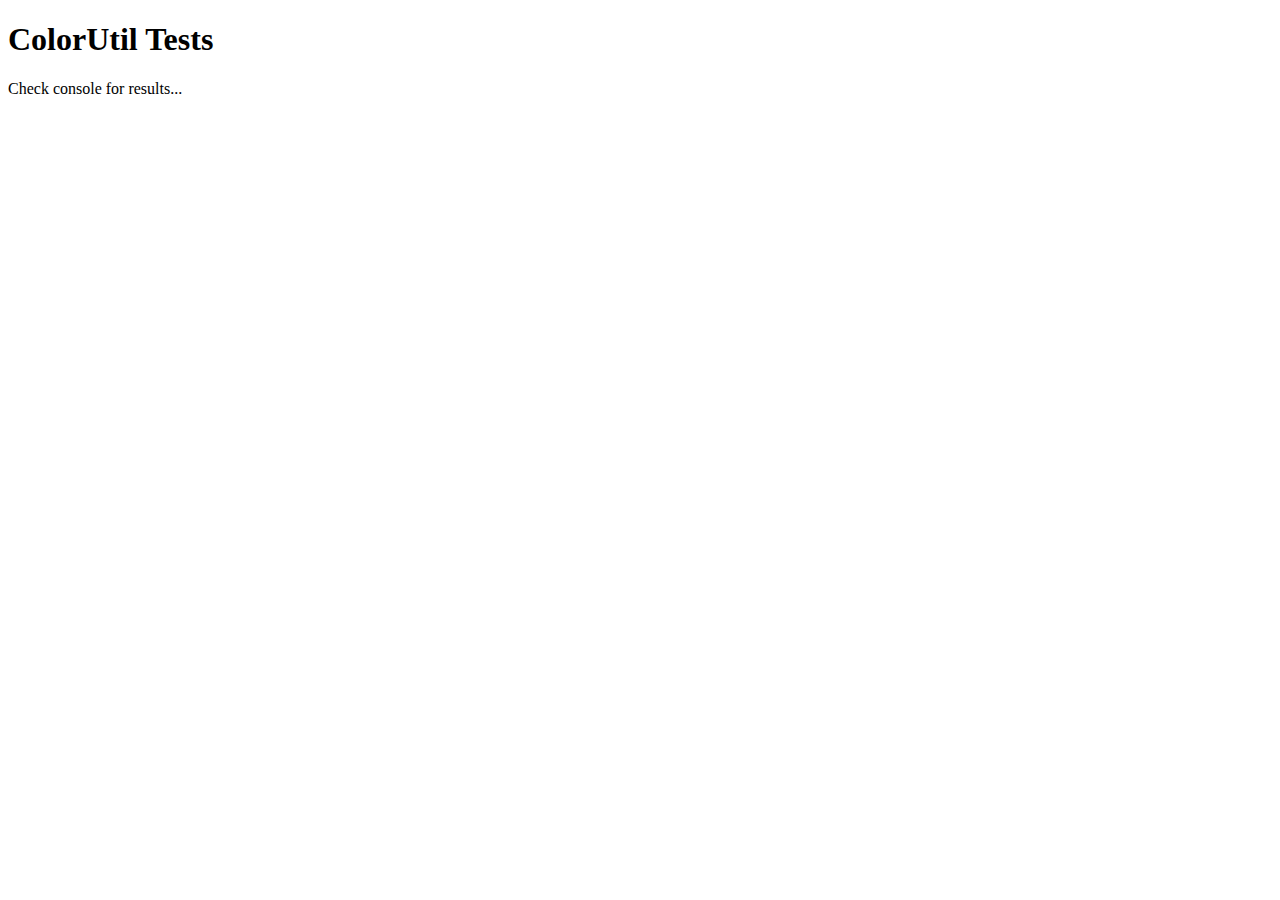
<file: tests/test-ColorUtil.html>
<!DOCTYPE html>
<html>
<head>
	<meta charset="utf-8">
	<title>ColorUtil Tests</title>
</head>
<body>
	<h1>ColorUtil Tests</h1>
	<p>Check console for results...</p>

	<!-- Load test framework -->
	<script src="test-framework.js"></script>

	<!-- Load source file -->
	<script src="../src/ColorUtil.js"></script>

	<!-- Tests -->
	<script>
describe('hslToHex()', () => {

	it('converts red (0, 100, 50)', () => {
		const hex = hslToHex(0, 100, 50);
		assert.strictEqual(hex, '#ff0000');
	});

	it('converts green (120, 100, 50)', () => {
		const hex = hslToHex(120, 100, 50);
		assert.strictEqual(hex, '#00ff00');
	});

	it('converts blue (240, 100, 50)', () => {
		const hex = hslToHex(240, 100, 50);
		assert.strictEqual(hex, '#0000ff');
	});

	it('converts white (0, 0, 100)', () => {
		const hex = hslToHex(0, 0, 100);
		assert.strictEqual(hex, '#ffffff');
	});

	it('converts black (0, 0, 0)', () => {
		const hex = hslToHex(0, 0, 0);
		assert.strictEqual(hex, '#000000');
	});

	it('converts gray (0, 0, 50)', () => {
		const hex = hslToHex(0, 0, 50);
		assert.strictEqual(hex, '#808080');
	});

	it('handles intermediate hue values', () => {
		const hex = hslToHex(60, 100, 50); // Yellow
		assert.strictEqual(hex, '#ffff00');
	});

	it('handles desaturated colors', () => {
		const hex = hslToHex(0, 50, 50);
		assert.ok(hex.startsWith('#'));
		assert.strictEqual(hex.length, 7);
	});
});

describe('generateDistinctColors()', () => {

	it('generates requested number of colors', () => {
		const colors = generateDistinctColors(5);
		assert.strictEqual(colors.length, 5);
	});

	it('generates hex colors', () => {
		const colors = generateDistinctColors(3);
		for (const color of colors) {
			assert.ok(color.startsWith('#'));
			assert.strictEqual(color.length, 7);
		}
	});

	it('handles single color request', () => {
		const colors = generateDistinctColors(1);
		assert.strictEqual(colors.length, 1);
	});

	it('handles zero colors request', () => {
		const colors = generateDistinctColors(0);
		assert.strictEqual(colors.length, 0);
	});

	it('generates different colors on subsequent calls', () => {
		const colors1 = generateDistinctColors(3);
		const colors2 = generateDistinctColors(3);
		// Due to randomness, colors should likely be different
		// Just check they are valid hex colors
		colors1.forEach(color => {
			assert.ok(color.startsWith('#'));
		});
		colors2.forEach(color => {
			assert.ok(color.startsWith('#'));
		});
	});
});

describe('getColorForValue()', () => {

	it('maps minimum value to first color', () => {
		const color = getColorForValue(0, [0, 100]);
		assert.ok(color.startsWith('rgb('));
		// For blues colormap, min should be light
		assert.ok(color.includes('247')); // First color in blues
	});

	it('maps maximum value to last color', () => {
		const color = getColorForValue(100, [0, 100]);
		assert.ok(color.startsWith('rgb('));
		// For blues colormap, max should be dark
		assert.ok(color.includes('33')); // Last color in blues
	});

	it('handles mid-range values', () => {
		const color = getColorForValue(50, [0, 100]);
		assert.ok(color.startsWith('rgb('));
		assert.strictEqual(color.split(',').length, 3);
	});

	it('handles equal min and max', () => {
		const color = getColorForValue(50, [50, 50]);
		assert.strictEqual(color, '#f5f5f5');
	});

	it('accepts object range format', () => {
		const color = getColorForValue(50, { min: 0, max: 100 });
		assert.ok(color.startsWith('rgb('));
	});

	it('accepts legacy number format', () => {
		const color = getColorForValue(50, 100);
		assert.ok(color.startsWith('rgb('));
	});

	it('clamps values below minimum', () => {
		const color1 = getColorForValue(-10, [0, 100]);
		const color2 = getColorForValue(0, [0, 100]);
		assert.strictEqual(color1, color2);
	});

	it('clamps values above maximum', () => {
		const color1 = getColorForValue(110, [0, 100]);
		const color2 = getColorForValue(100, [0, 100]);
		assert.strictEqual(color1, color2);
	});

	it('supports reds colormap', () => {
		const color = getColorForValue(50, [0, 100], 'reds');
		assert.ok(color.startsWith('rgb('));
	});

	it('supports viridis colormap', () => {
		const color = getColorForValue(50, [0, 100], 'viridis');
		assert.ok(color.startsWith('rgb('));
	});

	it('supports plasma colormap', () => {
		const color = getColorForValue(50, [0, 100], 'plasma');
		assert.ok(color.startsWith('rgb('));
	});

	it('falls back to blues for unknown colormap', () => {
		const color = getColorForValue(50, [0, 100], 'unknown');
		assert.ok(color.startsWith('rgb('));
	});
});

describe('getColorsForValues()', () => {

	it('maps array of values to colors', () => {
		const values = [0, 50, 100];
		const colors = getColorsForValues(values);
		assert.strictEqual(colors.length, 3);
		colors.forEach(color => {
			assert.ok(color.startsWith('rgb('));
		});
	});

	it('uses data range for mapping', () => {
		const values = [10, 20, 30];
		const colors = getColorsForValues(values);
		assert.strictEqual(colors.length, 3);
		// Should map relative to 10-30 range
		assert.ok(colors[0] !== colors[2]);
	});

	it('handles single value', () => {
		const values = [50];
		const colors = getColorsForValues(values);
		assert.strictEqual(colors.length, 1);
	});

	it('handles empty array', () => {
		const values = [];
		const colors = getColorsForValues(values);
		assert.strictEqual(colors.length, 0);
	});

	it('handles null/undefined', () => {
		const colors1 = getColorsForValues(null);
		const colors2 = getColorsForValues(undefined);
		assert.strictEqual(colors1.length, 0);
		assert.strictEqual(colors2.length, 0);
	});

	it('supports colormap parameter', () => {
		const values = [0, 50, 100];
		const colors = getColorsForValues(values, 'reds');
		assert.strictEqual(colors.length, 3);
		colors.forEach(color => {
			assert.ok(color.startsWith('rgb('));
		});
	});

	it('handles negative values', () => {
		const values = [-10, 0, 10];
		const colors = getColorsForValues(values);
		assert.strictEqual(colors.length, 3);
	});

	it('handles same values', () => {
		const values = [50, 50, 50];
		const colors = getColorsForValues(values);
		assert.strictEqual(colors.length, 3);
		// All should be same color
		assert.strictEqual(colors[0], colors[1]);
		assert.strictEqual(colors[1], colors[2]);
	});
});

describe('Color interpolation', () => {

	it('interpolates smoothly across range', () => {
		const values = [0, 25, 50, 75, 100];
		const colors = getColorsForValues(values, 'blues');
		assert.strictEqual(colors.length, 5);

		// Parse RGB values to verify gradient
		const rgbValues = colors.map(color => {
			const match = color.match(/rgb\((\d+), (\d+), (\d+)\)/);
			return match ? [
				parseInt(match[1]),
				parseInt(match[2]),
				parseInt(match[3])
			] : null;
		});

		// Check that colors form a gradient (some component changes)
		assert.ok(rgbValues.every(rgb => rgb !== null));
	});
});

describe('generateDistinctColors()', () => {

	it('generates requested number of colors', () => {
		const colors = generateDistinctColors(5);
		assert.strictEqual(colors.length, 5);
	});

	it('returns empty array for zero', () => {
		const colors = generateDistinctColors(0);
		assert.strictEqual(colors.length, 0);
	});

	it('generates valid hex color format', () => {
		const colors = generateDistinctColors(10);
		const hexPattern = /^#[0-9a-f]{6}$/i;
		for (const color of colors) {
			assert.ok(hexPattern.test(color), `Color ${color} is not valid hex format`);
		}
	});

	it('generates different colors', () => {
		const colors = generateDistinctColors(5);
		const uniqueColors = new Set(colors);
		// Most should be unique (allowing for small chance of collision due to randomness)
		assert.ok(uniqueColors.size >= 3, 'Should generate mostly distinct colors');
	});
});
	</script>
</body>
</html>
</file>
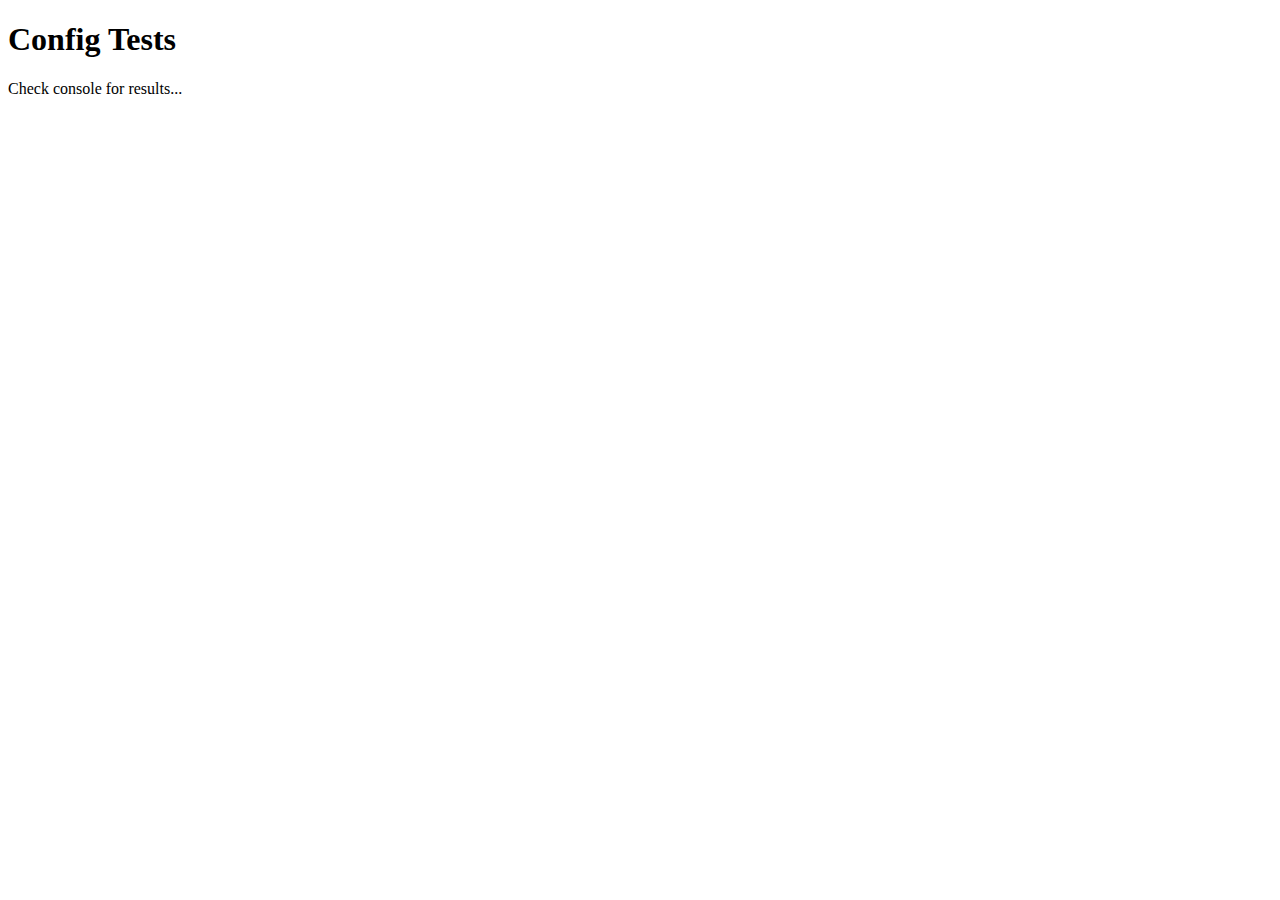
<file: tests/test-config.html>
<!DOCTYPE html>
<html>
<head>
	<meta charset="utf-8">
	<title>Config Tests</title>
</head>
<body>
	<h1>Config Tests</h1>
	<p>Check console for results...</p>

	<!-- Load test framework -->
	<script src="test-framework.js"></script>

	<!-- Load source file -->
	<script src="../src/config.js"></script>

	<!-- Tests -->
	<script>
describe('deepMerge()', () => {

	it('merges simple objects', () => {
		const target = { a: 1, b: 2 };
		const source = { b: 3, c: 4 };
		deepMerge(target, source);
		assert.deepStrictEqual(target, { a: 1, b: 3, c: 4 });
	});

	it('merges nested objects', () => {
		const target = { a: { x: 1 } };
		const source = { a: { y: 2 } };
		deepMerge(target, source);
		assert.deepStrictEqual(target, { a: { x: 1, y: 2 } });
	});

	it('overwrites primitives', () => {
		const target = { a: 1 };
		const source = { a: 2 };
		deepMerge(target, source);
		assert.strictEqual(target.a, 2);
	});

	it('handles arrays by replacement', () => {
		const target = { arr: [1, 2, 3] };
		const source = { arr: [4, 5] };
		deepMerge(target, source);
		assert.deepStrictEqual(target.arr, [4, 5]);
	});

	it('creates nested objects if missing', () => {
		const target = {};
		const source = { a: { b: { c: 1 } } };
		deepMerge(target, source);
		assert.deepStrictEqual(target, { a: { b: { c: 1 } } });
	});

	it('does not modify source', () => {
		const target = { a: 1 };
		const source = { b: 2 };
		const sourceCopy = { ...source };
		deepMerge(target, source);
		assert.deepStrictEqual(source, sourceCopy);
	});
});

describe('setNestedConfigValue()', () => {

	it('sets simple property', () => {
		const obj = {};
		setNestedConfigValue(obj, 'key', 'value');
		assert.strictEqual(obj.key, 'value');
	});

	it('sets nested property', () => {
		const obj = {};
		setNestedConfigValue(obj, 'a.b.c', 'value');
		assert.strictEqual(obj.a.b.c, 'value');
	});

	it('creates intermediate objects', () => {
		const obj = {};
		setNestedConfigValue(obj, 'user.name', 'Alice');
		assert.ok(obj.user);
		assert.strictEqual(obj.user.name, 'Alice');
	});

	it('overwrites existing values', () => {
		const obj = { key: 'old' };
		setNestedConfigValue(obj, 'key', 'new');
		assert.strictEqual(obj.key, 'new');
	});

	it('handles deep nesting', () => {
		const obj = {};
		setNestedConfigValue(obj, 'a.b.c.d.e', 'deep');
		assert.strictEqual(obj.a.b.c.d.e, 'deep');
	});
});

describe('getConfigValue()', () => {

	it('gets simple property', () => {
		CONFIG = { key: 'value' };
		assert.strictEqual(getConfigValue('key'), 'value');
	});

	it('gets nested property', () => {
		CONFIG = { a: { b: { c: 'value' } } };
		assert.strictEqual(getConfigValue('a.b.c'), 'value');
	});

	it('returns undefined for missing property', () => {
		CONFIG = { key: 'value' };
		assert.strictEqual(getConfigValue('missing'), undefined);
	});

	it('returns default value for missing property', () => {
		CONFIG = { key: 'value' };
		assert.strictEqual(getConfigValue('missing', 'default'), 'default');
	});

	it('handles null in chain', () => {
		CONFIG = { a: null };
		assert.strictEqual(getConfigValue('a.b'), undefined);
	});
});

describe('setConfigValue()', () => {

	it('sets config value', () => {
		CONFIG = {};
		setConfigValue('key', 'value', false);
		assert.strictEqual(CONFIG.key, 'value');
	});

	it('sets nested config value', () => {
		CONFIG = {};
		setConfigValue('a.b.c', 'value', false);
		assert.strictEqual(CONFIG.a.b.c, 'value');
	});

	it('does not update URL when updateUrl=false', () => {
		CONFIG = {};
		URL_UPDATE_TIMEOUT = null;
		setConfigValue('key', 'value', false);
		assert.strictEqual(URL_UPDATE_TIMEOUT, null);
	});
});

describe('encodeForURL()', () => {

	it('returns value as-is by default', () => {
		assert.strictEqual(encodeForURL('test'), 'test');
		assert.strictEqual(encodeForURL(42), 42);
		assert.strictEqual(encodeForURL(true), true);
	});

	it('handles various types', () => {
		assert.strictEqual(encodeForURL('string'), 'string');
		assert.strictEqual(encodeForURL(123), 123);
		assert.strictEqual(encodeForURL(false), false);
	});
});

describe('arraysEqual()', () => {

	it('returns true for equal arrays', () => {
		assert.strictEqual(arraysEqual([1, 2, 3], [1, 2, 3]), true);
	});

	it('returns false for different lengths', () => {
		assert.strictEqual(arraysEqual([1, 2], [1, 2, 3]), false);
	});

	it('returns false for different values', () => {
		assert.strictEqual(arraysEqual([1, 2, 3], [1, 2, 4]), false);
	});

	it('handles empty arrays', () => {
		assert.strictEqual(arraysEqual([], []), true);
	});

	it('compares strings', () => {
		assert.strictEqual(arraysEqual(['a', 'b'], ['a', 'b']), true);
		assert.strictEqual(arraysEqual(['a', 'b'], ['a', 'c']), false);
	});
});

describe('findConfigDifferences()', () => {

	it('finds primitive differences', () => {
		const current = { a: 1, b: 2 };
		const base = { a: 1, b: 3 };
		const diffs = findConfigDifferences(current, base);
		assert.strictEqual(diffs.length, 1);
		assert.deepStrictEqual(diffs[0], ['b', 2]);
	});

	it('finds nested differences', () => {
		const current = { user: { name: 'Alice', age: 30 } };
		const base = { user: { name: 'Bob', age: 30 } };
		const diffs = findConfigDifferences(current, base);
		assert.strictEqual(diffs.length, 1);
		assert.deepStrictEqual(diffs[0], ['user.name', 'Alice']);
	});

	it('finds array differences', () => {
		const current = { arr: [1, 2, 3] };
		const base = { arr: [1, 2, 4] };
		const diffs = findConfigDifferences(current, base);
		assert.strictEqual(diffs.length, 1);
		assert.deepStrictEqual(diffs[0], ['arr', [1, 2, 3]]);
	});

	it('uses epsilon for float comparison', () => {
		const current = { value: 1.0 };
		const base = { value: 1.00001 };
		const diffs = findConfigDifferences(current, base);
		// Should be considered equal due to epsilon
		assert.strictEqual(diffs.length, 0);
	});

	it('detects significant float differences', () => {
		const current = { value: 1.0 };
		const base = { value: 1.1 };
		const diffs = findConfigDifferences(current, base);
		assert.strictEqual(diffs.length, 1);
	});

	it('handles missing keys in base', () => {
		const current = { a: 1, b: 2 };
		const base = { a: 1 };
		const diffs = findConfigDifferences(current, base);
		// b is new, should be included
		assert.ok(diffs.some(([key]) => key === 'b'));
	});

	it('returns empty for identical configs', () => {
		const current = { a: 1, b: { c: 2 } };
		const base = { a: 1, b: { c: 2 } };
		const diffs = findConfigDifferences(current, base);
		assert.strictEqual(diffs.length, 0);
	});
});

describe('shouldSkipInURL()', () => {

	it('returns false for normal paths', () => {
		assert.strictEqual(shouldSkipInURL('theme'), false);
		assert.strictEqual(shouldSkipInURL('user.name'), false);
	});

	it('handles empty path', () => {
		assert.strictEqual(shouldSkipInURL(''), false);
	});
});

describe('shouldSkipInComparison()', () => {

	it('returns false for normal keys', () => {
		assert.strictEqual(shouldSkipInComparison('theme'), false);
		assert.strictEqual(shouldSkipInComparison('debug'), false);
	});

	it('handles empty key', () => {
		assert.strictEqual(shouldSkipInComparison(''), false);
	});
});

describe('Configuration system integration', () => {

	it('merges default with inline config', () => {
		const config = getDefaultConfig();
		assert.ok(config);
		assert.ok(typeof config === 'object');
	});
});

describe('URL parameter handling', () => {

	it('parses boolean from URL', () => {
		const decodeFromURL = window.decodeFromURL || window.parseConfigValue;
		if (decodeFromURL) {
			assert.strictEqual(decodeFromURL('true'), true);
			assert.strictEqual(decodeFromURL('false'), false);
		}
	});

	it('parses number from URL', () => {
		const decodeFromURL = window.decodeFromURL || window.parseConfigValue;
		if (decodeFromURL) {
			assert.strictEqual(decodeFromURL('42'), 42);
			assert.strictEqual(decodeFromURL('3.14'), 3.14);
		}
	});

	it('keeps string as-is', () => {
		const decodeFromURL = window.decodeFromURL || window.parseConfigValue;
		if (decodeFromURL) {
			assert.strictEqual(decodeFromURL('hello'), 'hello');
		}
	});
});

describe('Edge cases', () => {

	it('handles null values', () => {
		const obj = {};
		setNestedConfigValue(obj, 'key', null);
		assert.strictEqual(obj.key, null);
	});

	it('handles undefined values', () => {
		const obj = {};
		setNestedConfigValue(obj, 'key', undefined);
		assert.strictEqual(obj.key, undefined);
	});

	it('handles boolean values', () => {
		const obj = {};
		setNestedConfigValue(obj, 'key', false);
		assert.strictEqual(obj.key, false);
	});

	it('handles number values', () => {
		const obj = {};
		setNestedConfigValue(obj, 'key', 0);
		assert.strictEqual(obj.key, 0);
	});

	it('handles empty string values', () => {
		const obj = {};
		setNestedConfigValue(obj, 'key', '');
		assert.strictEqual(obj.key, '');
	});

	it('deep merge handles complex nested structures', () => {
		const target = {
			a: { x: 1, y: { z: 2 } },
			b: [1, 2]
		};
		const source = {
			a: { y: { w: 3 }, v: 4 },
			c: 5
		};
		deepMerge(target, source);
		assert.strictEqual(target.a.x, 1);
		assert.strictEqual(target.a.y.z, 2);
		assert.strictEqual(target.a.y.w, 3);
		assert.strictEqual(target.a.v, 4);
		assert.strictEqual(target.c, 5);
	});
});

describe('Configuration differences with special types', () => {

	it('handles boolean differences', () => {
		const current = { flag: true };
		const base = { flag: false };
		const diffs = findConfigDifferences(current, base);
		assert.strictEqual(diffs.length, 1);
		assert.strictEqual(diffs[0][0], 'flag');
		assert.strictEqual(diffs[0][1], true);
	});

	it('handles string differences', () => {
		const current = { text: 'hello' };
		const base = { text: 'world' };
		const diffs = findConfigDifferences(current, base);
		assert.strictEqual(diffs.length, 1);
		assert.strictEqual(diffs[0][0], 'text');
		assert.strictEqual(diffs[0][1], 'hello');
	});

	it('handles null vs undefined', () => {
		const current = { value: null };
		const base = { value: undefined };
		const diffs = findConfigDifferences(current, base);
		assert.strictEqual(diffs.length, 1);
	});

	it('handles 0 vs false', () => {
		const current = { value: 0 };
		const base = { value: false };
		const diffs = findConfigDifferences(current, base);
		assert.strictEqual(diffs.length, 1);
	});

	it('handles empty string vs undefined', () => {
		const current = { value: '' };
		const base = { value: undefined };
		const diffs = findConfigDifferences(current, base);
		assert.strictEqual(diffs.length, 1);
	});
});

describe('resetConfigPreserveKey()', () => {

	it('resets config to loaded state', () => {
		// Set up initial state
		CONFIG = { theme: 'light', debug: false, user: { name: 'Alice' } };
		LOADED_CONFIG = { theme: 'dark', debug: false, user: { name: 'Bob' } };

		// Modify CONFIG
		CONFIG.theme = 'light';
		CONFIG.user.name = 'Alice';

		// Reset
		resetConfigPreserveKey();

		// Should be back to loaded state
		assert.strictEqual(CONFIG.theme, 'dark');
		assert.strictEqual(CONFIG.user.name, 'Bob');
	});

	it('preserves specified key', () => {
		CONFIG = { theme: 'light', debug: true, value: 42 };
		LOADED_CONFIG = { theme: 'dark', debug: false, value: 0 };

		resetConfigPreserveKey('theme');

		assert.strictEqual(CONFIG.theme, 'light'); // Preserved
		assert.strictEqual(CONFIG.debug, false); // Reset
		assert.strictEqual(CONFIG.value, 0); // Reset
	});

	it('handles missing loaded config', () => {
		CONFIG = { test: 123 };
		LOADED_CONFIG = null;

		// Mock console.warn to suppress expected warning
		const originalWarn = console.warn;
		console.warn = () => {};

		try {
			// Should not throw
			resetConfigPreserveKey('test');
			assert.ok(CONFIG);
		} finally {
			console.warn = originalWarn;
		}
	});
});

describe('exportConfigToNewTab()', () => {

	it('creates JSON blob without throwing', () => {
		CONFIG = { test: 'value', nested: { key: 123 } };

		// Mock window.open to avoid actually opening tabs in tests
		const originalOpen = window.open;
		let capturedUrl = null;
		window.open = (url) => {
			capturedUrl = url;
			return { close: () => {} };
		};

		try {
			exportConfigToNewTab();
			// Should have created a blob URL
			assert.ok(capturedUrl);
			assert.ok(capturedUrl.startsWith('blob:'));
		} finally {
			window.open = originalOpen;
		}
	});
});
	</script>
</body>
</html>
</file>
<file: src/notif.css>
/* Notification system styling */
.notification-container {
	position: fixed;
	top: 0;
	left: 50%;
	transform: translateX(-50%);
	z-index: 1001;
	pointer-events: none;
}

.notification-indicator {
	position: absolute;
	left: 50%;
	transform: translateX(-50%);
	background: rgba(0, 34, 68, 0.95);
	color: #00ff00;
	padding: 12px 24px;
	border-radius: 8px;
	font-family: "Courier New", monospace;
	font-size: 12px;
	font-weight: bold;
	display: block;
	box-shadow: 0 4px 12px rgba(0, 0, 0, 0.3);
	border: 1px solid #00ff00;
	min-width: 200px;
	text-align: center;
	transition: all 0.3s ease;
	opacity: 1;
	margin-bottom: 10px;
}

/* Success styling */
.notification-indicator.success {
	background: rgba(0, 68, 34, 0.95);
	border-color: #00ff88;
	color: #00ff88;
}

/* Error styling */
.notification-indicator.error {
	background: rgba(68, 0, 0, 0.95);
	border-color: #ff4444;
	color: #ff4444;
}

/* Loading spinner */
.notification-spinner {
	display: inline-block;
	width: 12px;
	height: 12px;
	border: 2px solid #004400;
	border-radius: 50%;
	border-top-color: #00ff00;
	animation: spin 1s ease-in-out infinite;
	margin-right: 8px;
	vertical-align: middle;
}

.notification-indicator.success .notification-spinner {
	border-color: #004400;
	border-top-color: #00ff88;
}

.notification-indicator.error .notification-spinner {
	display: none;
	/* No spinner for errors */
}

/* Progress bar components */
.notification-progress-container {
	width: 100%;
	height: 6px;
	background: rgba(255, 255, 255, 0.1);
	border-radius: 3px;
	margin-top: 8px;
	overflow: hidden;
}

.notification-progress-bar {
	height: 100%;
	background: #00ff00;
	border-radius: 3px;
	transition: width 0.3s ease;
	width: 0%;
}

.notification-indicator.success .notification-progress-bar {
	background: #00ff88;
}

.notification-indicator.error .notification-progress-bar {
	background: #ff4444;
}

@keyframes spin {
	to {
		transform: rotate(360deg);
	}
}

/* Hide spinner when not in spinner mode */
.notification-indicator:not(.spinner) .notification-spinner {
	display: none;
}
</file>
<file: src/token-display.css>
/* Token visualization styles */
.token {
	display: inline-block;
	padding: 2px 4px;
	margin: 0 1px;
	border-radius: 2px;
	cursor: help;
	position: relative;
	background: yellow;
	font-family: monospace;
}

.token::before {
	content: attr(data-tip);
	visibility: hidden;
	position: absolute;
	bottom: 100%;
	background: #000;
	color: #fff;
	padding: 4px;
	font-family: monospace;
}

.token:hover::before {
	visibility: visible;
	font-family: monospace;
}
</file>
